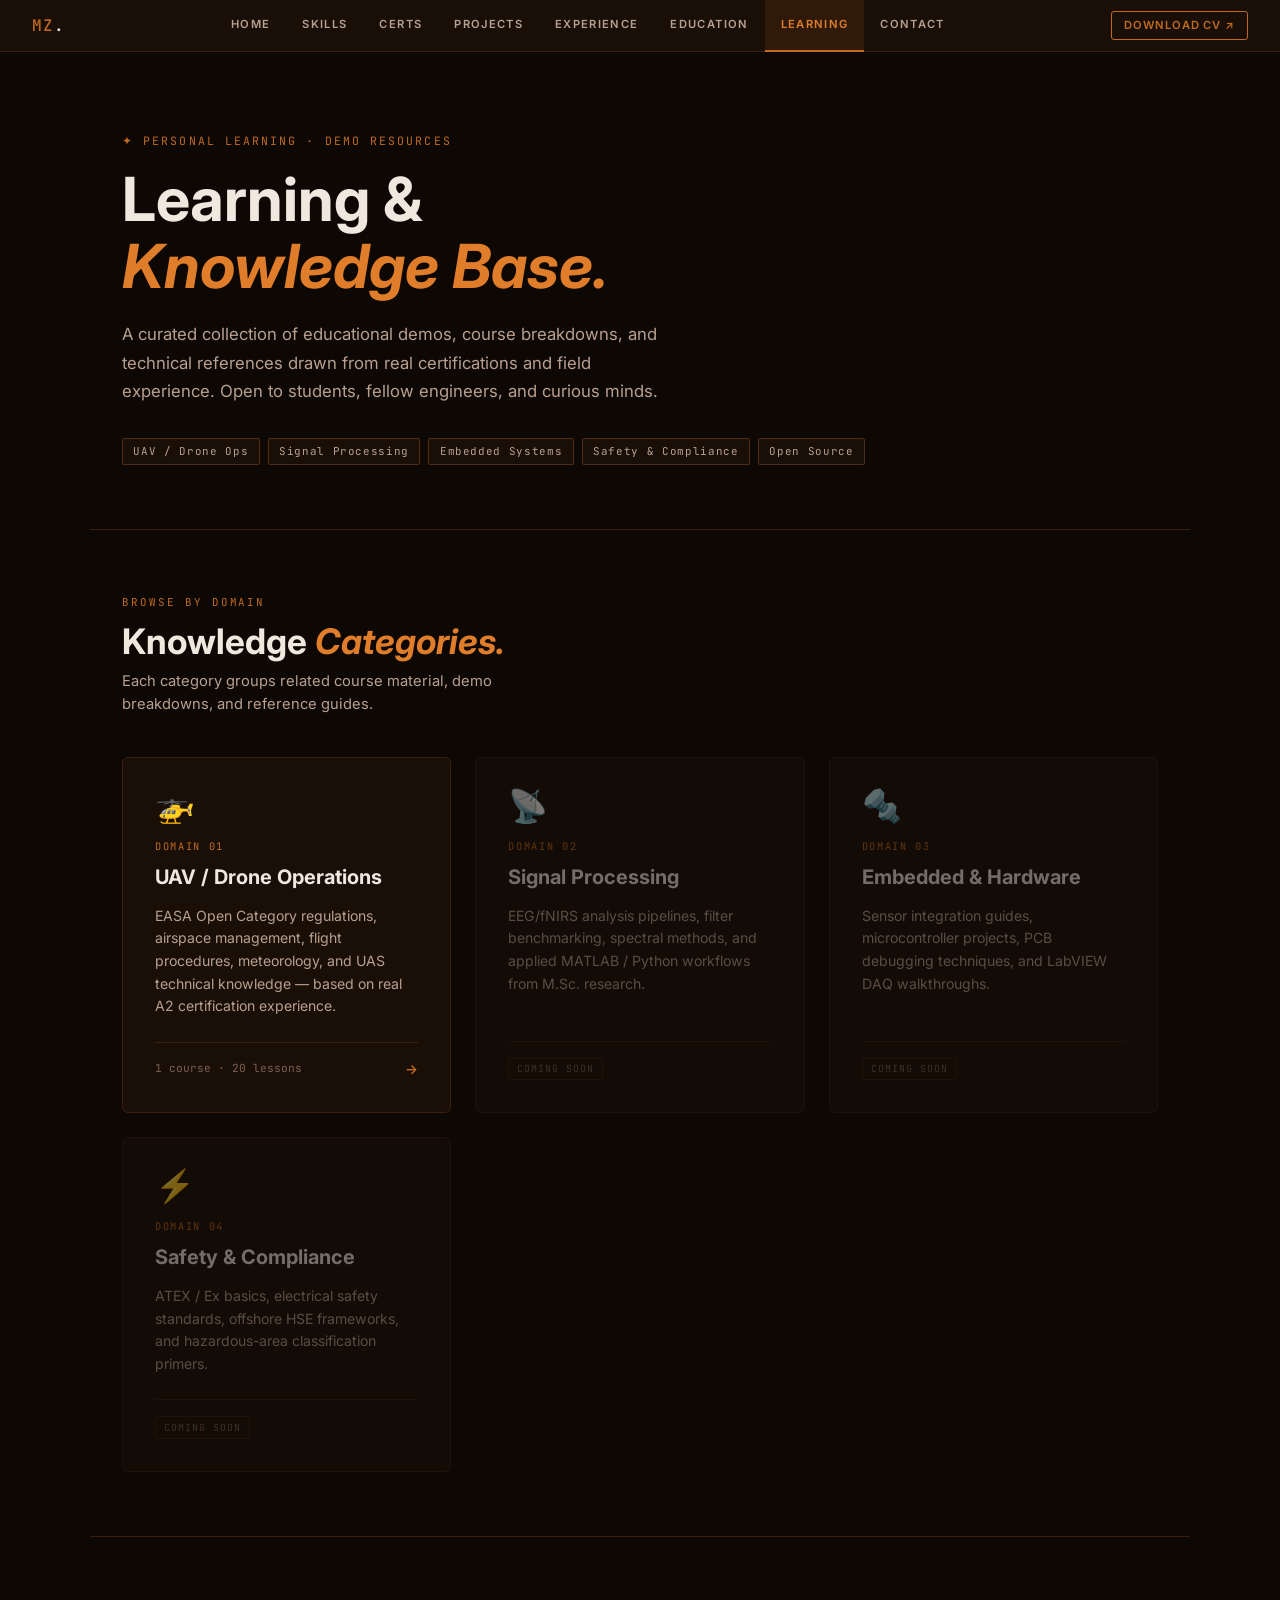
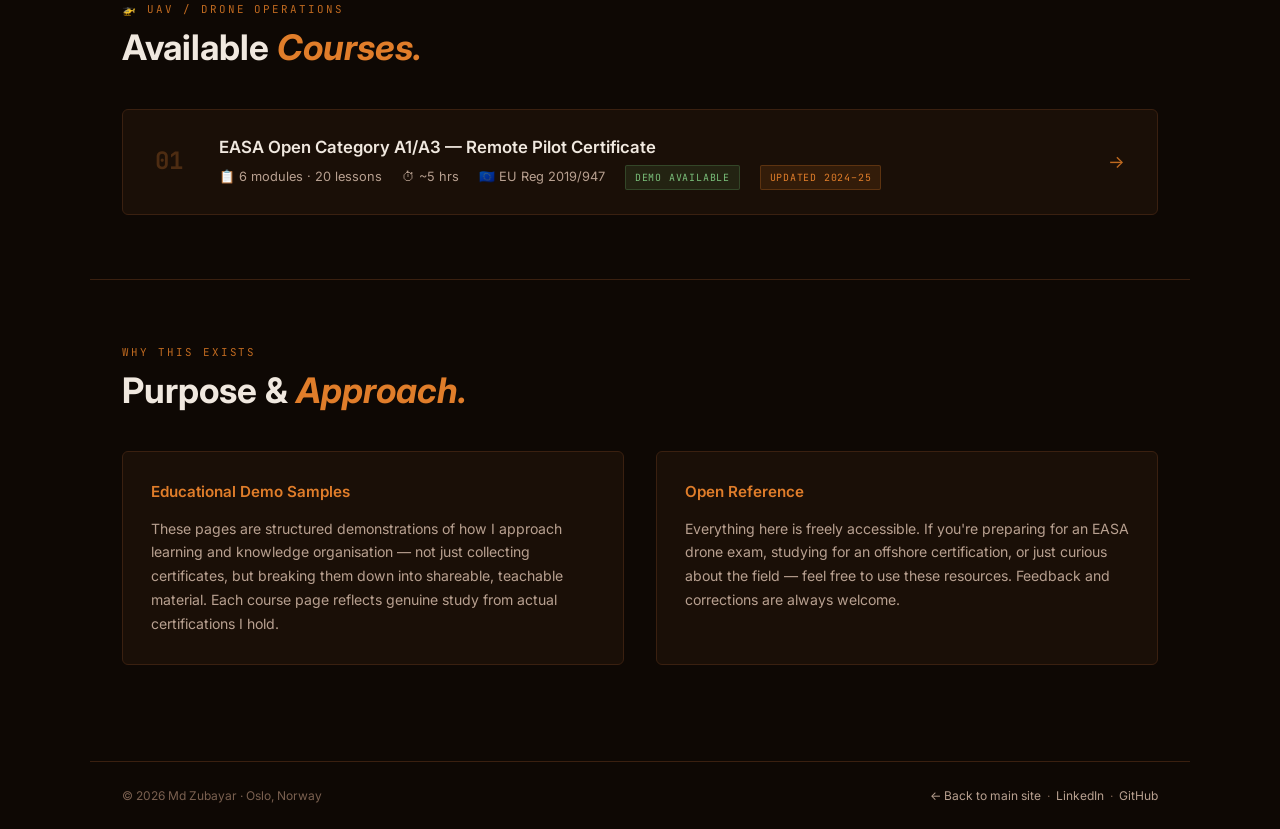
<file: index.html>
<!DOCTYPE html>
<html lang="en">
<head>
  <meta charset="UTF-8" />
  <meta name="viewport" content="width=device-width, initial-scale=1.0" />
  <title>Learning — Md Zubayar</title>
  <meta name="description" content="Educational demo projects and learning resources by Md Zubayar — UAV, Signal Processing, Embedded Systems." />
  <link rel="preconnect" href="https://fonts.googleapis.com" />
  <link rel="preconnect" href="https://fonts.gstatic.com" crossorigin />
  <link href="https://fonts.googleapis.com/css2?family=Inter:wght@300;400;500;600;700&family=JetBrains+Mono:wght@400;500&display=swap" rel="stylesheet" />
  <style>
    /* ── Reset & base ─────────────────────────────────────────────── */
    *, *::before, *::after { box-sizing: border-box; margin: 0; padding: 0; }
    :root {
      --bg:        #0e0804;
      --bg2:       #1a0f07;
      --bg3:       #261508;
      --border:    #3a2010;
      --border2:   #4d2c12;
      --accent:    #c06a20;
      --accent2:   #e07d2a;
      --accent3:   #f0a050;
      --text:      #f0e8df;
      --text2:     #b8a090;
      --text3:     #7a6050;
      --green:     #5a9a5a;
      --mono:      'JetBrains Mono', monospace;
      --sans:      'Inter', sans-serif;
    }
    html { scroll-behavior: smooth; }
    body {
      font-family: var(--sans);
      background: var(--bg);
      color: var(--text);
      line-height: 1.6;
      -webkit-font-smoothing: antialiased;
    }
    a { color: inherit; text-decoration: none; }

    /* ── Scrollbar ─────────────────────────────────────────────────── */
    ::-webkit-scrollbar { width: 6px; }
    ::-webkit-scrollbar-track { background: var(--bg); }
    ::-webkit-scrollbar-thumb { background: var(--border2); border-radius: 3px; }

    /* ── Nav ───────────────────────────────────────────────────────── */
    nav {
      position: sticky; top: 0; z-index: 100;
      background: var(--bg2);
      border-bottom: 1px solid var(--border);
      display: flex; align-items: center; justify-content: space-between;
      padding: 0 2rem;
      height: 52px;
    }
    .nav-logo {
      font-family: var(--mono);
      font-weight: 500;
      font-size: 1rem;
      color: var(--text);
      letter-spacing: 0.05em;
    }
    .nav-logo span { color: var(--accent); }
    .nav-links {
      display: flex; gap: 0; list-style: none;
      height: 100%;
    }
    .nav-links a {
      display: flex; align-items: center;
      height: 52px;
      padding: 0 1rem;
      font-size: 0.7rem;
      font-weight: 600;
      letter-spacing: 0.12em;
      text-transform: uppercase;
      color: var(--text2);
      border-bottom: 2px solid transparent;
      transition: color .2s, border-color .2s, background .2s;
    }
    .nav-links a:hover { color: var(--text); background: var(--bg3); }
    .nav-links a.active {
      color: var(--accent2);
      background: rgba(192,106,32,.12);
      border-bottom-color: var(--accent);
    }
    .nav-cv {
      font-size: 0.7rem; font-weight: 600; letter-spacing: 0.08em;
      text-transform: uppercase;
      color: var(--accent); border: 1px solid var(--accent);
      padding: 0.3rem 0.75rem; border-radius: 3px;
      transition: background .2s, color .2s;
    }
    .nav-cv:hover { background: var(--accent); color: var(--bg); }

    /* ── Hero ──────────────────────────────────────────────────────── */
    .hero {
      padding: 5rem 2rem 4rem;
      max-width: 1100px; margin: 0 auto;
    }
    .hero-eyebrow {
      font-family: var(--mono);
      font-size: 0.72rem;
      letter-spacing: 0.18em;
      text-transform: uppercase;
      color: var(--accent);
      margin-bottom: 1rem;
    }
    .hero h1 {
      font-size: clamp(2.2rem, 5vw, 3.8rem);
      font-weight: 700;
      line-height: 1.1;
      color: var(--text);
      margin-bottom: 1.25rem;
    }
    .hero h1 em { font-style: italic; color: var(--accent2); }
    .hero-sub {
      font-size: 1.05rem;
      color: var(--text2);
      max-width: 560px;
      line-height: 1.7;
      margin-bottom: 2rem;
    }
    .hero-tags {
      display: flex; flex-wrap: wrap; gap: 0.5rem;
    }
    .tag {
      font-family: var(--mono);
      font-size: 0.68rem;
      letter-spacing: 0.06em;
      padding: 0.25rem 0.65rem;
      border: 1px solid var(--border2);
      border-radius: 2px;
      color: var(--text2);
      background: var(--bg2);
    }

    /* ── Divider ───────────────────────────────────────────────────── */
    .divider {
      max-width: 1100px; margin: 0 auto;
      height: 1px; background: var(--border);
    }

    /* ── Section ───────────────────────────────────────────────────── */
    section {
      max-width: 1100px; margin: 0 auto;
      padding: 4rem 2rem;
    }
    .section-eyebrow {
      font-family: var(--mono);
      font-size: 0.68rem;
      letter-spacing: 0.18em;
      text-transform: uppercase;
      color: var(--accent);
      margin-bottom: 0.5rem;
    }
    .section-header {
      display: flex; align-items: flex-end; justify-content: space-between;
      flex-wrap: wrap; gap: 1rem;
      margin-bottom: 2.5rem;
    }
    .section-title {
      font-size: clamp(1.5rem, 3vw, 2.2rem);
      font-weight: 700;
      color: var(--text);
      line-height: 1.2;
    }
    .section-title em { font-style: italic; color: var(--accent2); }
    .section-desc {
      color: var(--text2);
      font-size: 0.92rem;
      max-width: 460px;
      line-height: 1.6;
      margin-top: 0.5rem;
    }

    /* ── Category grid ─────────────────────────────────────────────── */
    .cat-grid {
      display: grid;
      grid-template-columns: repeat(auto-fill, minmax(300px, 1fr));
      gap: 1.5rem;
    }
    .cat-card {
      background: var(--bg2);
      border: 1px solid var(--border);
      border-radius: 6px;
      padding: 2rem;
      display: flex; flex-direction: column;
      transition: border-color .25s, transform .2s, box-shadow .25s;
      cursor: pointer;
      position: relative;
      overflow: hidden;
    }
    .cat-card::before {
      content: '';
      position: absolute; top: 0; left: 0; right: 0; height: 2px;
      background: linear-gradient(90deg, var(--accent), var(--accent3));
      opacity: 0; transition: opacity .25s;
    }
    .cat-card:hover {
      border-color: var(--border2);
      transform: translateY(-3px);
      box-shadow: 0 12px 40px rgba(0,0,0,.5);
    }
    .cat-card:hover::before { opacity: 1; }
    .cat-card.coming-soon {
      opacity: 0.45;
      cursor: default;
    }
    .cat-card.coming-soon:hover { transform: none; box-shadow: none; border-color: var(--border); }
    .cat-card.coming-soon:hover::before { opacity: 0; }

    .cat-icon {
      font-size: 2rem;
      margin-bottom: 1rem;
      line-height: 1;
    }
    .cat-label {
      font-family: var(--mono);
      font-size: 0.65rem;
      letter-spacing: 0.16em;
      text-transform: uppercase;
      color: var(--accent);
      margin-bottom: 0.4rem;
    }
    .cat-name {
      font-size: 1.25rem;
      font-weight: 700;
      color: var(--text);
      margin-bottom: 0.75rem;
    }
    .cat-desc {
      font-size: 0.88rem;
      color: var(--text2);
      line-height: 1.6;
      flex: 1;
    }
    .cat-meta {
      display: flex; align-items: center; justify-content: space-between;
      margin-top: 1.5rem;
      padding-top: 1rem;
      border-top: 1px solid var(--border);
    }
    .cat-count {
      font-family: var(--mono);
      font-size: 0.7rem;
      color: var(--text3);
    }
    .cat-arrow {
      font-size: 0.85rem;
      color: var(--accent);
      font-weight: 600;
      transition: transform .2s;
    }
    .cat-card:hover .cat-arrow { transform: translateX(4px); }
    .cs-badge {
      font-family: var(--mono);
      font-size: 0.62rem;
      letter-spacing: 0.1em;
      text-transform: uppercase;
      color: var(--text3);
      border: 1px solid var(--border);
      padding: 0.15rem 0.5rem;
      border-radius: 2px;
    }

    /* ── Course listing ─────────────────────────────────────────────── */
    .course-list { display: flex; flex-direction: column; gap: 1rem; margin-top: 2.5rem; }
    .course-item {
      background: var(--bg2);
      border: 1px solid var(--border);
      border-radius: 6px;
      padding: 1.5rem 2rem;
      display: flex; align-items: center; gap: 1.5rem;
      transition: border-color .2s, background .2s;
      cursor: pointer;
    }
    .course-item:hover { border-color: var(--border2); background: var(--bg3); }
    .course-num {
      font-family: var(--mono);
      font-size: 1.5rem;
      font-weight: 700;
      color: var(--border2);
      min-width: 2.5rem;
    }
    .course-body { flex: 1; }
    .course-title { font-size: 1.05rem; font-weight: 600; color: var(--text); margin-bottom: 0.3rem; }
    .course-meta { font-size: 0.8rem; color: var(--text2); display: flex; gap: 1.25rem; flex-wrap: wrap; }
    .course-meta span { display: flex; align-items: center; gap: 0.3rem; }
    .pill {
      font-family: var(--mono); font-size: 0.62rem;
      letter-spacing: 0.08em; text-transform: uppercase;
      padding: 0.2rem 0.55rem; border-radius: 2px;
    }
    .pill-green { background: rgba(90,154,90,.15); color: #7abf7a; border: 1px solid rgba(90,154,90,.3); }
    .pill-orange { background: rgba(192,106,32,.15); color: var(--accent2); border: 1px solid rgba(192,106,32,.3); }

    /* ── About section ──────────────────────────────────────────────── */
    .about-grid {
      display: grid; grid-template-columns: 1fr 1fr; gap: 2rem;
    }
    @media (max-width: 640px) { .about-grid { grid-template-columns: 1fr; } }
    .about-card {
      background: var(--bg2); border: 1px solid var(--border);
      border-radius: 6px; padding: 1.75rem;
    }
    .about-card h3 {
      font-size: 0.95rem; font-weight: 600; color: var(--accent2);
      margin-bottom: 0.75rem;
    }
    .about-card p { font-size: 0.88rem; color: var(--text2); line-height: 1.7; }

    /* ── Footer ─────────────────────────────────────────────────────── */
    footer {
      border-top: 1px solid var(--border);
      max-width: 1100px; margin: 2rem auto 0;
      padding: 1.5rem 2rem;
      display: flex; align-items: center; justify-content: space-between;
      flex-wrap: wrap; gap: 0.75rem;
      font-size: 0.75rem; color: var(--text3);
    }
    footer a { color: var(--text2); transition: color .2s; }
    footer a:hover { color: var(--accent2); }

    /* ── Responsive ─────────────────────────────────────────────────── */
    @media (max-width: 720px) {
      .nav-links { display: none; }
      .hero { padding: 3rem 1.25rem 2.5rem; }
      section { padding: 2.5rem 1.25rem; }
    }
  </style>
</head>
<body>

<!-- ── Navigation ──────────────────────────────────────────────────────── -->
<nav>
  <a href="https://zubayar.no" class="nav-logo"><span>MZ</span>.</a>
  <ul class="nav-links">
    <li><a href="https://zubayar.no/#home">Home</a></li>
    <li><a href="https://zubayar.no/#skills">Skills</a></li>
    <li><a href="https://zubayar.no/#certs">Certs</a></li>
    <li><a href="https://zubayar.no/#projects">Projects</a></li>
    <li><a href="https://zubayar.no/#experience">Experience</a></li>
    <li><a href="https://zubayar.no/#education">Education</a></li>
    <li><a href="/learning/" class="active">Learning</a></li>
    <li><a href="https://zubayar.no/#contact">Contact</a></li>
  </ul>
  <a href="https://zubayar.no/assets/docs/Muhammad_Zubayar_CV.pdf" class="nav-cv" target="_blank">Download CV ↗</a>
</nav>

<!-- ── Hero ────────────────────────────────────────────────────────────── -->
<div class="hero">
  <p class="hero-eyebrow">✦ Personal Learning · Demo Resources</p>
  <h1>Learning &amp;<br><em>Knowledge Base.</em></h1>
  <p class="hero-sub">
    A curated collection of educational demos, course breakdowns, and technical
    references drawn from real certifications and field experience.
    Open to students, fellow engineers, and curious minds.
  </p>
  <div class="hero-tags">
    <span class="tag">UAV / Drone Ops</span>
    <span class="tag">Signal Processing</span>
    <span class="tag">Embedded Systems</span>
    <span class="tag">Safety & Compliance</span>
    <span class="tag">Open Source</span>
  </div>
</div>

<div class="divider"></div>

<!-- ── Categories ──────────────────────────────────────────────────────── -->
<section id="categories">
  <div class="section-header">
    <div>
      <p class="section-eyebrow">Browse by domain</p>
      <h2 class="section-title">Knowledge <em>Categories.</em></h2>
      <p class="section-desc">Each category groups related course material, demo breakdowns, and reference guides.</p>
    </div>
  </div>

  <div class="cat-grid">

    <!-- UAV — active -->
    <a href="/learning/uav/" class="cat-card" style="text-decoration:none;color:inherit;">
      <div class="cat-icon">🚁</div>
      <p class="cat-label">Domain 01</p>
      <h3 class="cat-name">UAV / Drone Operations</h3>
      <p class="cat-desc">
        EASA Open Category regulations, airspace management, flight procedures,
        meteorology, and UAS technical knowledge — based on real A2 certification experience.
      </p>
      <div class="cat-meta">
        <span class="cat-count">1 course · 20 lessons</span>
        <span class="cat-arrow">→</span>
      </div>
    </a>

    <!-- Signal Processing — coming soon -->
    <div class="cat-card coming-soon">
      <div class="cat-icon">📡</div>
      <p class="cat-label">Domain 02</p>
      <h3 class="cat-name">Signal Processing</h3>
      <p class="cat-desc">
        EEG/fNIRS analysis pipelines, filter benchmarking, spectral methods,
        and applied MATLAB / Python workflows from M.Sc. research.
      </p>
      <div class="cat-meta">
        <span class="cs-badge">Coming soon</span>
      </div>
    </div>

    <!-- Embedded & Hardware — coming soon -->
    <div class="cat-card coming-soon">
      <div class="cat-icon">🔩</div>
      <p class="cat-label">Domain 03</p>
      <h3 class="cat-name">Embedded & Hardware</h3>
      <p class="cat-desc">
        Sensor integration guides, microcontroller projects, PCB debugging
        techniques, and LabVIEW DAQ walkthroughs.
      </p>
      <div class="cat-meta">
        <span class="cs-badge">Coming soon</span>
      </div>
    </div>

    <!-- Safety & Compliance — coming soon -->
    <div class="cat-card coming-soon">
      <div class="cat-icon">⚡</div>
      <p class="cat-label">Domain 04</p>
      <h3 class="cat-name">Safety & Compliance</h3>
      <p class="cat-desc">
        ATEX / Ex basics, electrical safety standards, offshore HSE frameworks,
        and hazardous-area classification primers.
      </p>
      <div class="cat-meta">
        <span class="cs-badge">Coming soon</span>
      </div>
    </div>

  </div>
</section>

<div class="divider"></div>

<!-- ── UAV section preview ──────────────────────────────────────────────── -->
<section id="uav">
  <div class="section-header">
    <div>
      <p class="section-eyebrow">🚁 UAV / Drone Operations</p>
      <h2 class="section-title">Available <em>Courses.</em></h2>
    </div>
  </div>

  <div class="course-list">
    <a href="/learning/uav/a1-a3.html" style="text-decoration:none;color:inherit;">
      <div class="course-item">
        <div class="course-num">01</div>
        <div class="course-body">
          <p class="course-title">EASA Open Category A1/A3 — Remote Pilot Certificate</p>
          <div class="course-meta">
            <span>📋 6 modules · 20 lessons</span>
            <span>⏱ ~5 hrs</span>
            <span>🇪🇺 EU Reg 2019/947</span>
            <span><span class="pill pill-green">Demo Available</span></span>
            <span><span class="pill pill-orange">Updated 2024–25</span></span>
          </div>
        </div>
        <span style="color:var(--accent);font-size:1.1rem;">→</span>
      </div>
    </a>
  </div>
</section>

<div class="divider"></div>

<!-- ── About section ────────────────────────────────────────────────────── -->
<section id="about">
  <div class="section-header">
    <div>
      <p class="section-eyebrow">Why this exists</p>
      <h2 class="section-title">Purpose &amp; <em>Approach.</em></h2>
    </div>
  </div>
  <div class="about-grid">
    <div class="about-card">
      <h3>Educational Demo Samples</h3>
      <p>
        These pages are structured demonstrations of how I approach learning and knowledge organisation —
        not just collecting certificates, but breaking them down into shareable, teachable material.
        Each course page reflects genuine study from actual certifications I hold.
      </p>
    </div>
    <div class="about-card">
      <h3>Open Reference</h3>
      <p>
        Everything here is freely accessible. If you're preparing for an EASA drone exam, studying
        for an offshore certification, or just curious about the field — feel free to use these resources.
        Feedback and corrections are always welcome.
      </p>
    </div>
  </div>
</section>

<!-- ── Footer ───────────────────────────────────────────────────────────── -->
<footer>
  <span>© 2026 Md Zubayar · Oslo, Norway</span>
  <span>
    <a href="https://zubayar.no">← Back to main site</a>
    &nbsp;·&nbsp;
    <a href="https://linkedin.com/in/zubayar" target="_blank">LinkedIn</a>
    &nbsp;·&nbsp;
    <a href="https://github.com/MrZubayar" target="_blank">GitHub</a>
  </span>
</footer>

</body>
</html>
</file>
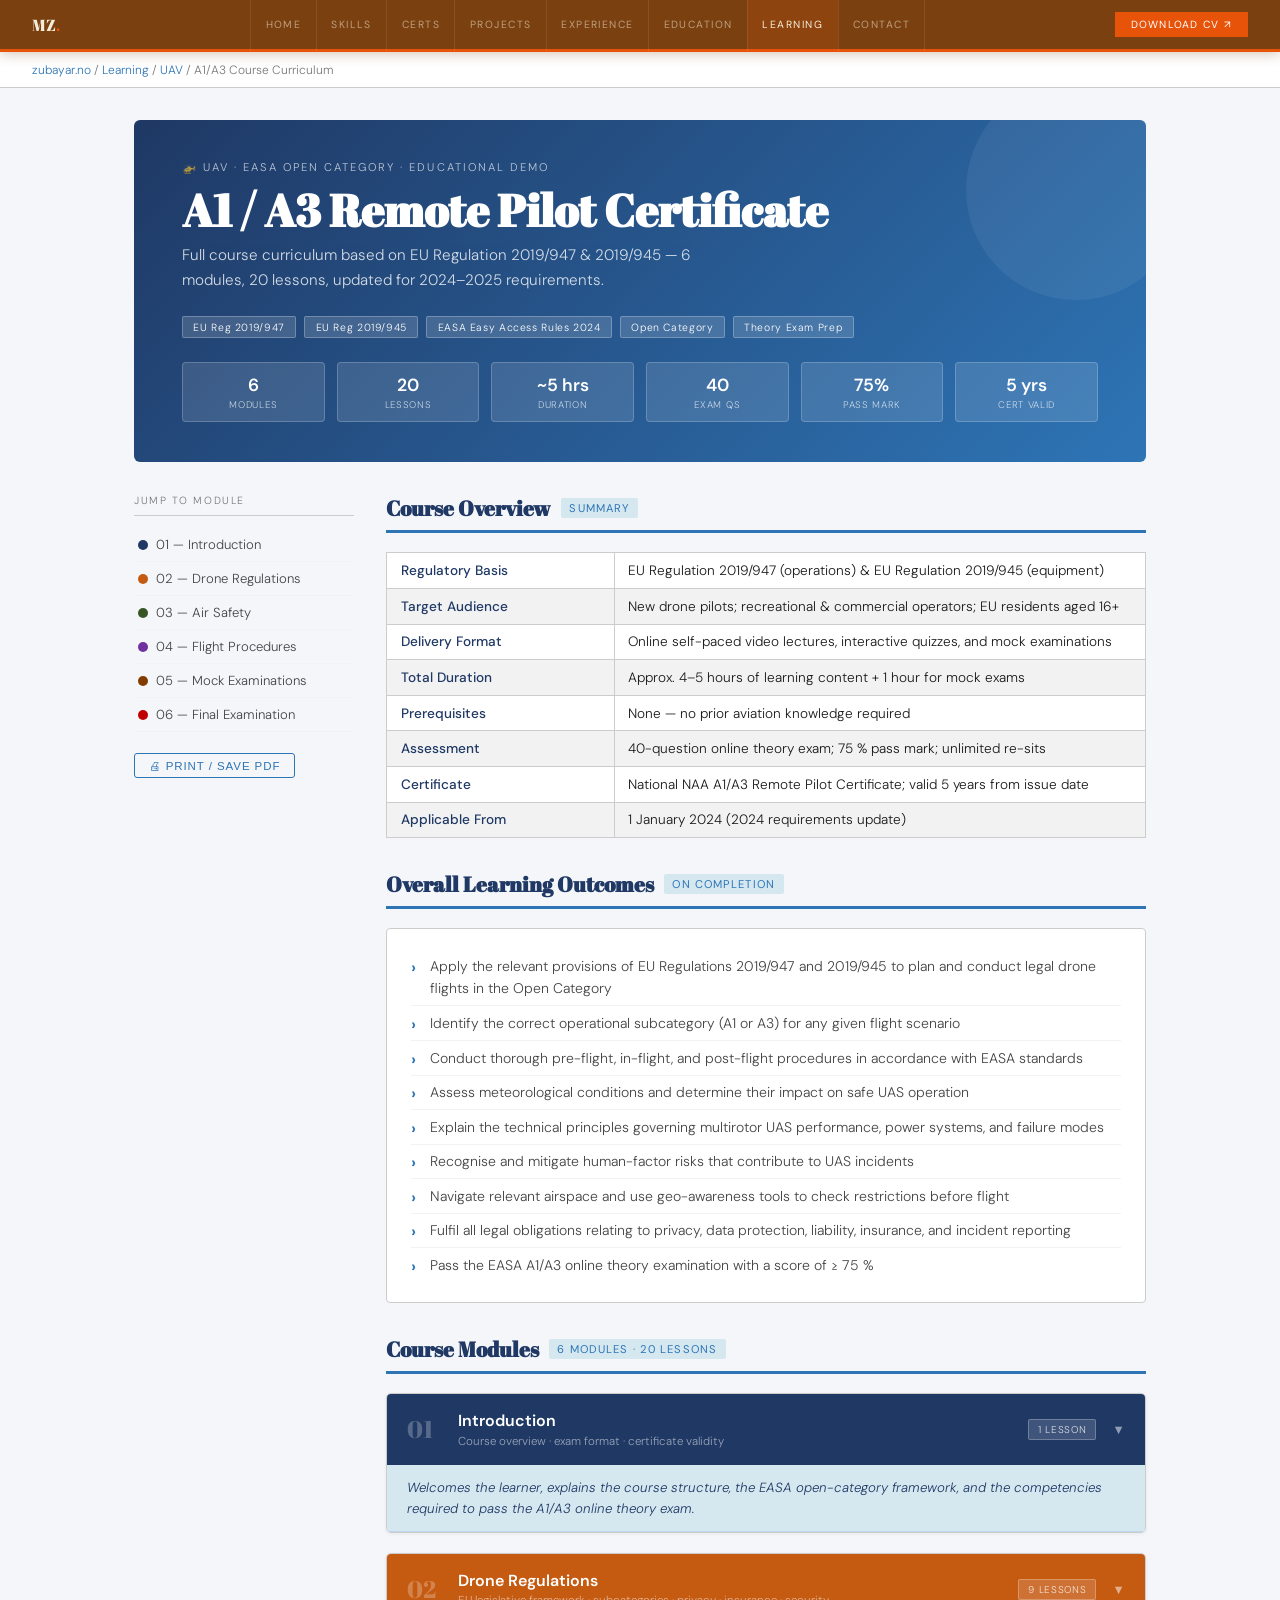
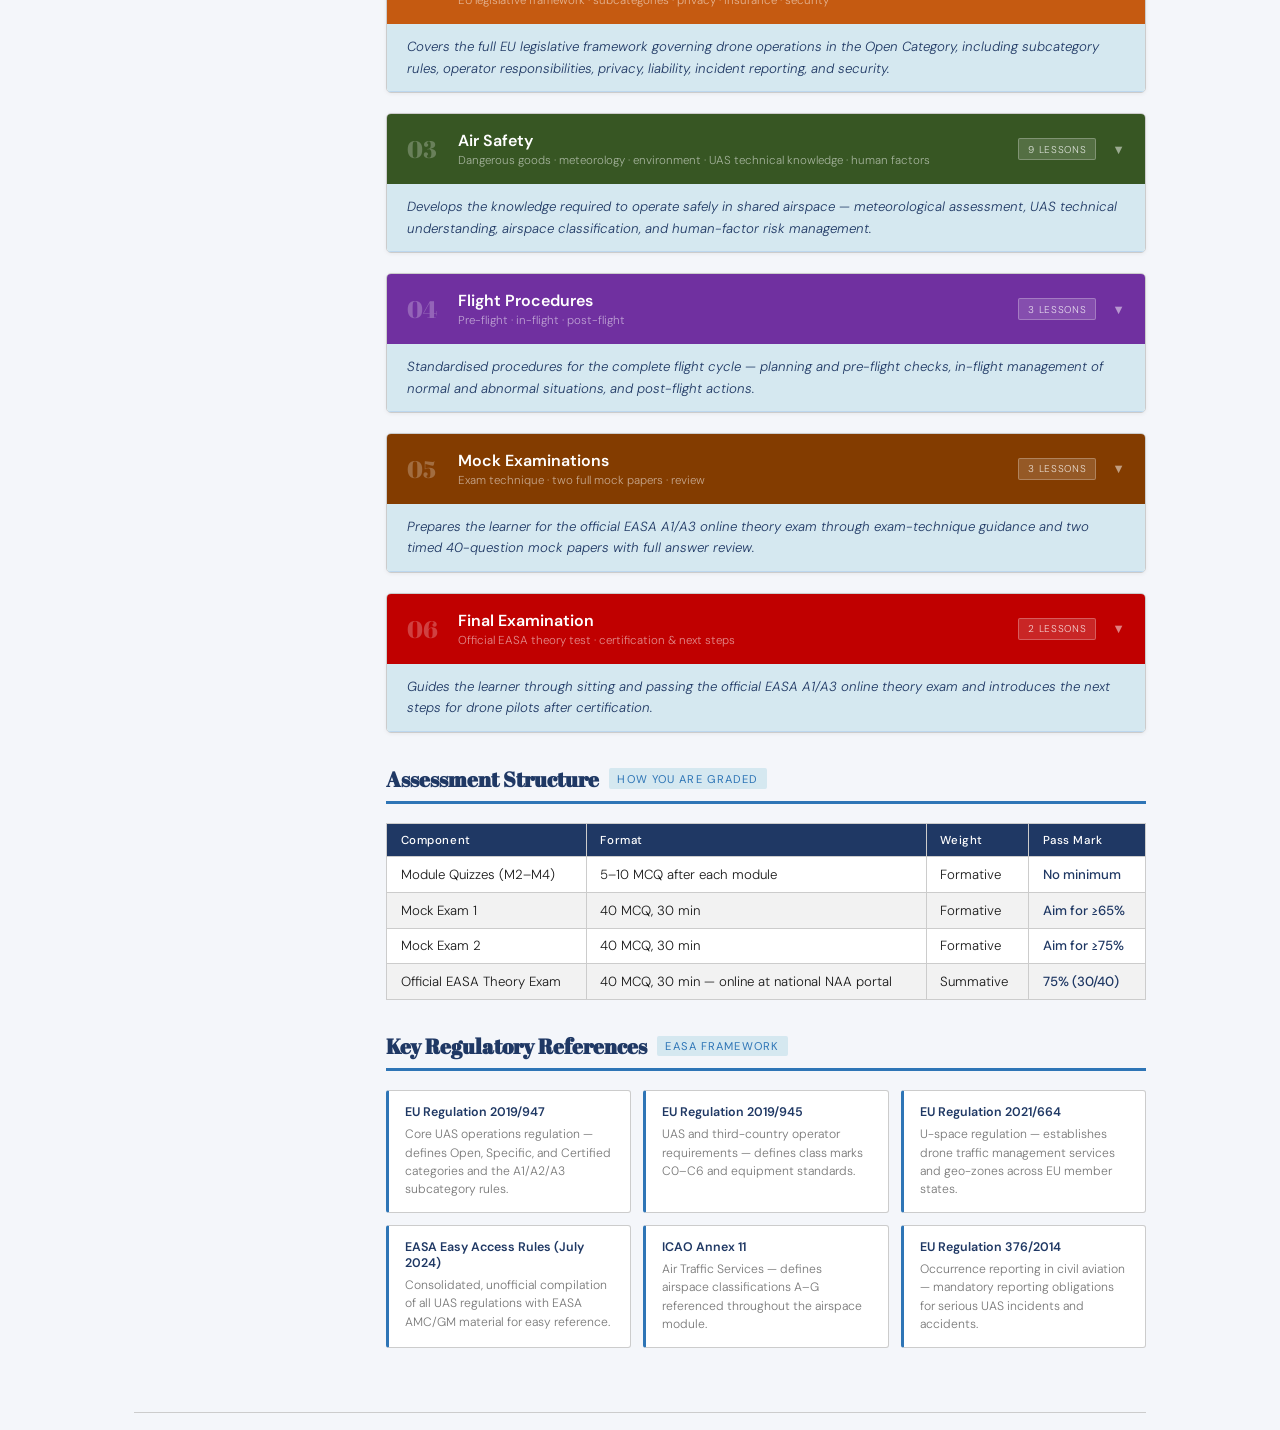
<file: learning/uav/index.html>
<!DOCTYPE html>
<html lang="en">
<head>
  <meta charset="UTF-8" />
  <meta name="viewport" content="width=device-width, initial-scale=1.0" />
  <title>UAV / Drone Ops — Learning | Md Zubayar</title>
  <meta http-equiv="refresh" content="0; url=/learning/uav/a1-a3.html" />
  <style>
    body { font-family: sans-serif; background: #0e0804; color: #f0e8df; display: flex; align-items: center; justify-content: center; height: 100vh; margin: 0; }
    a { color: #e07d2a; }
  </style>
</head>
<body>
  <p>Redirecting… <a href="/learning/uav/a1-a3.html">Click here if not redirected</a></p>
</body>
</html>
</file>
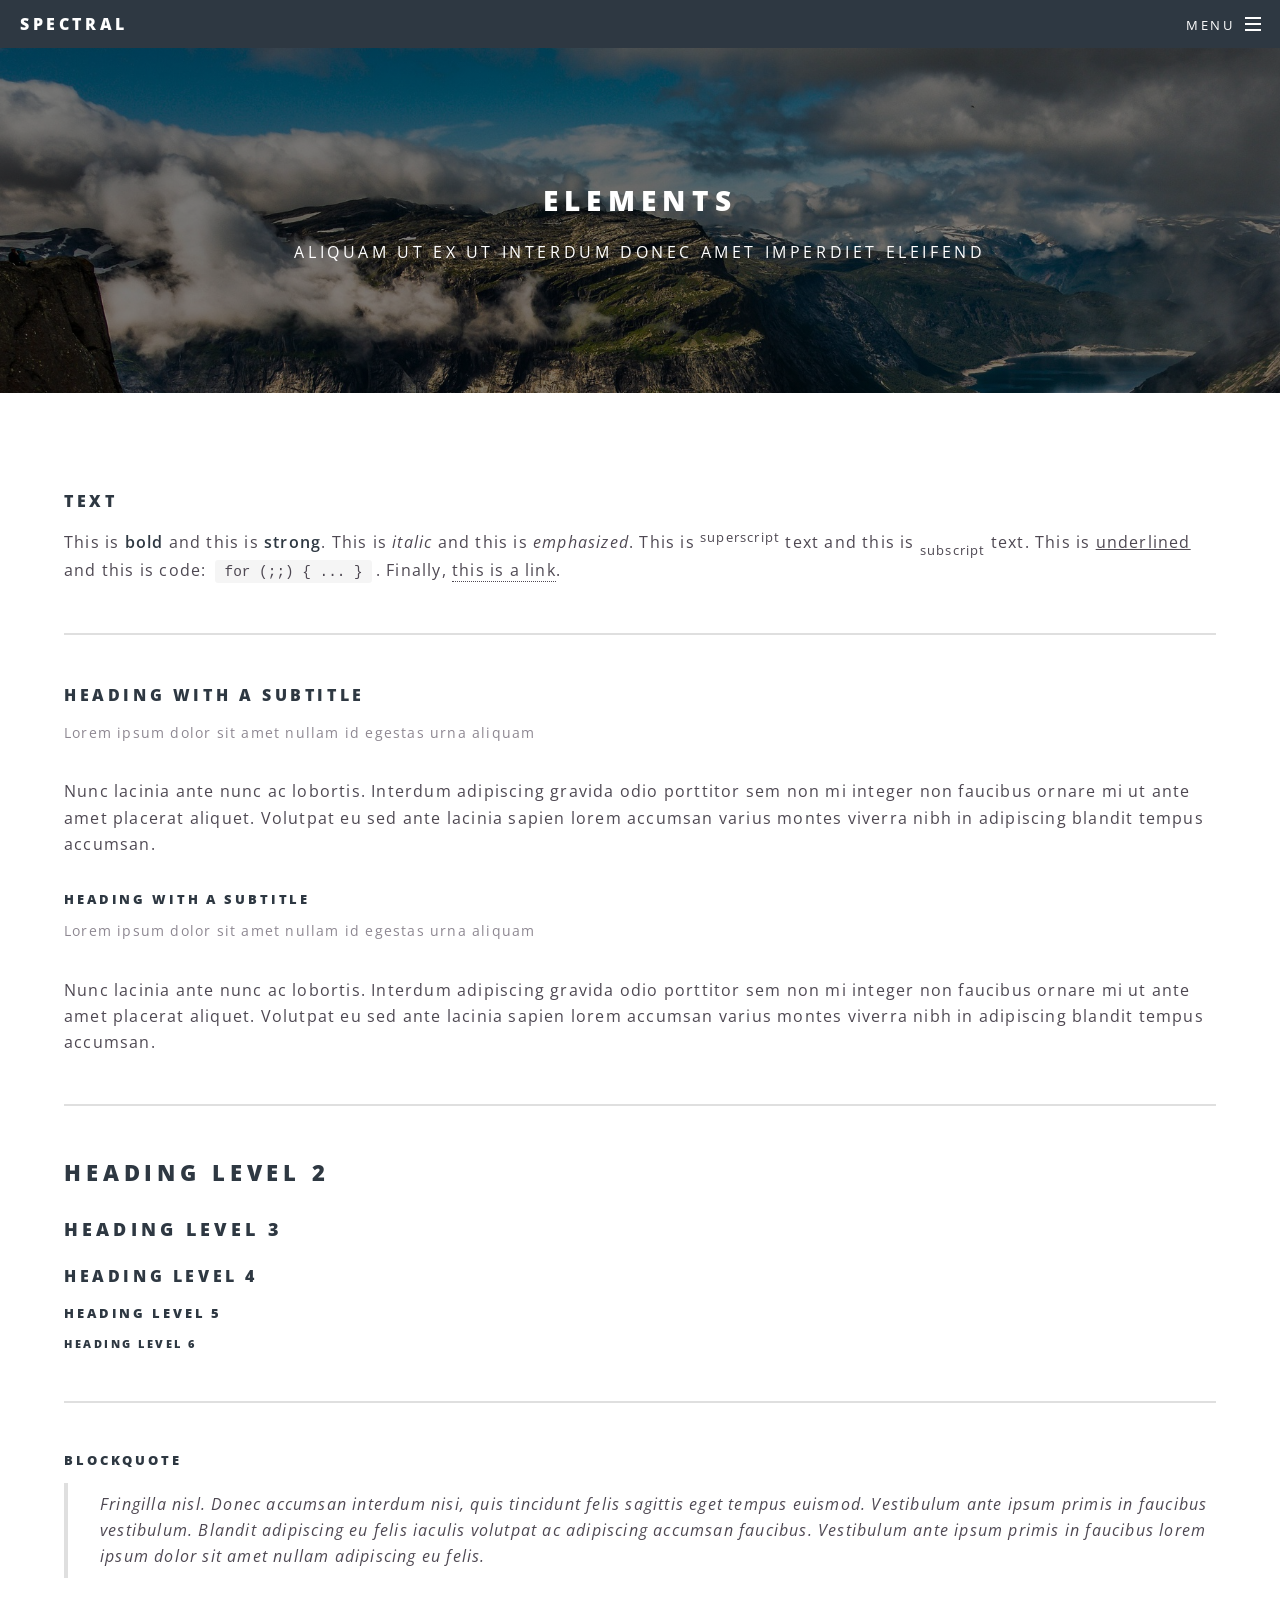
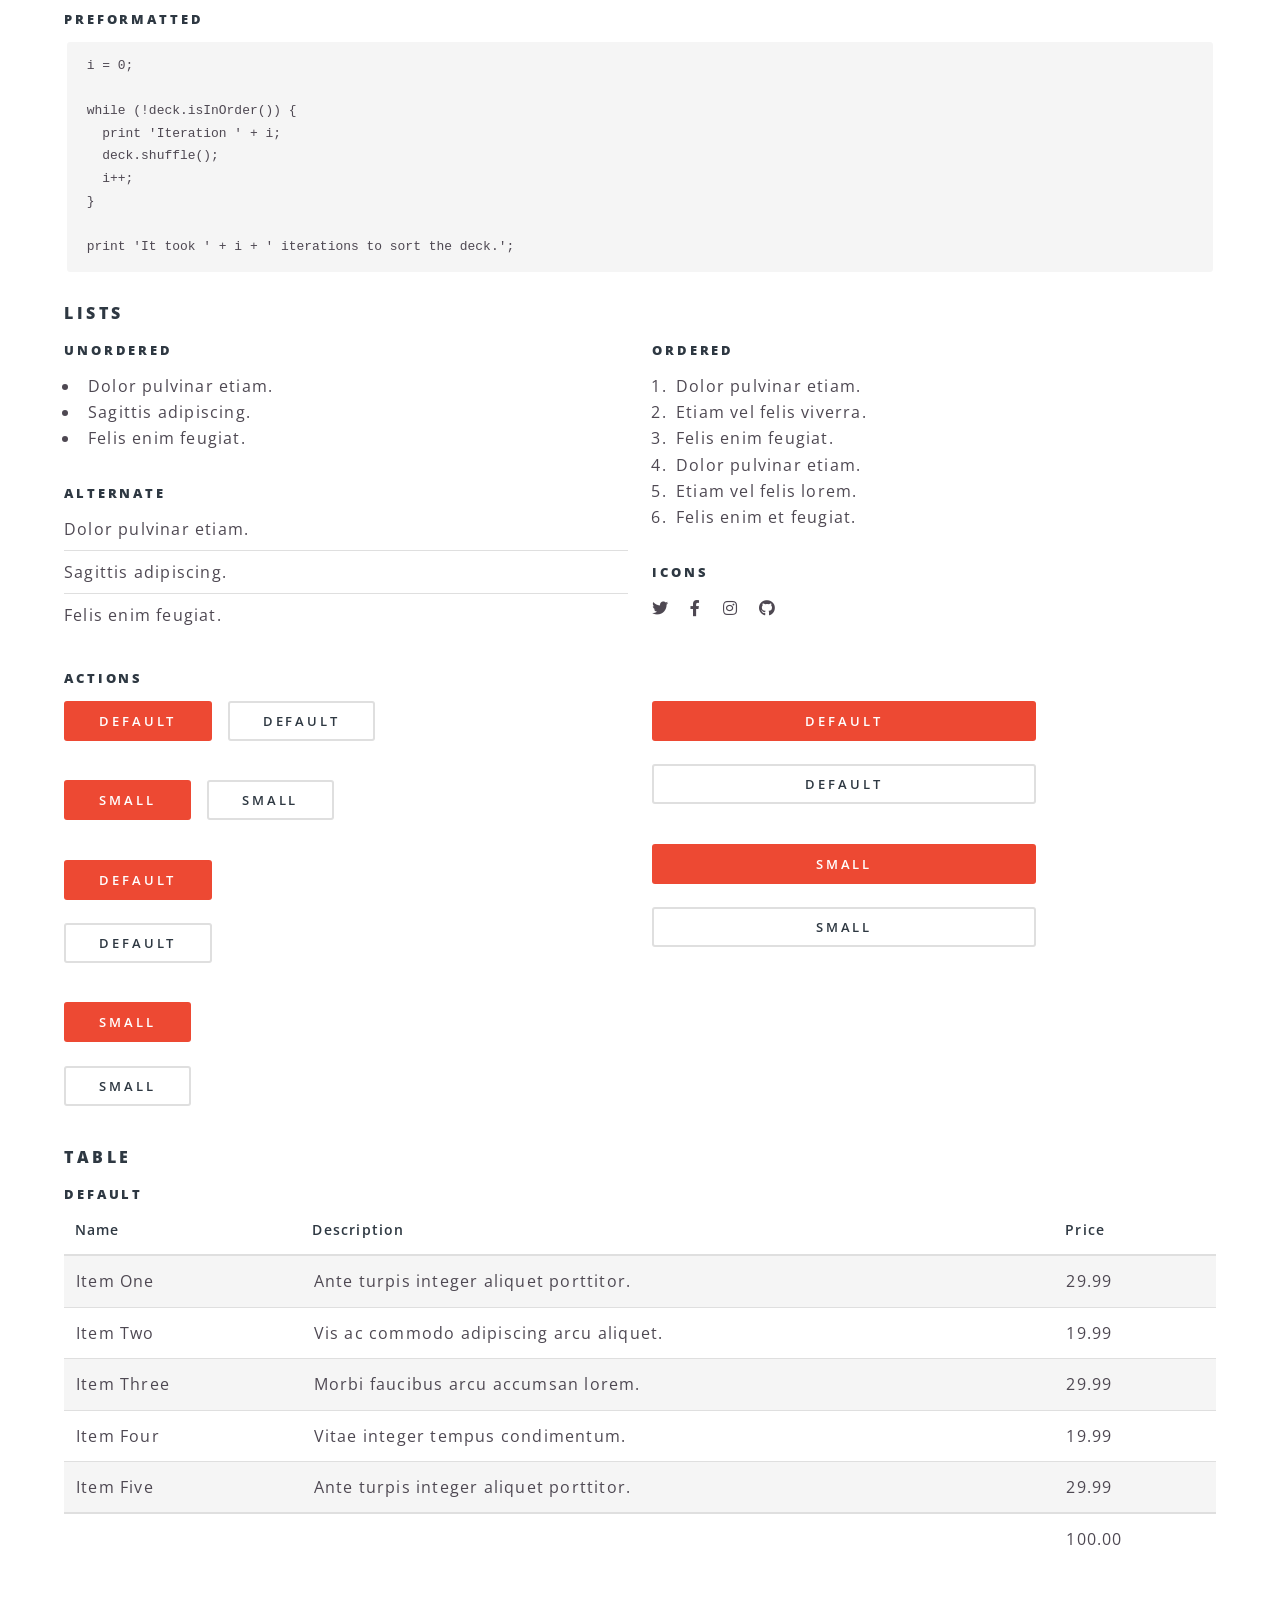
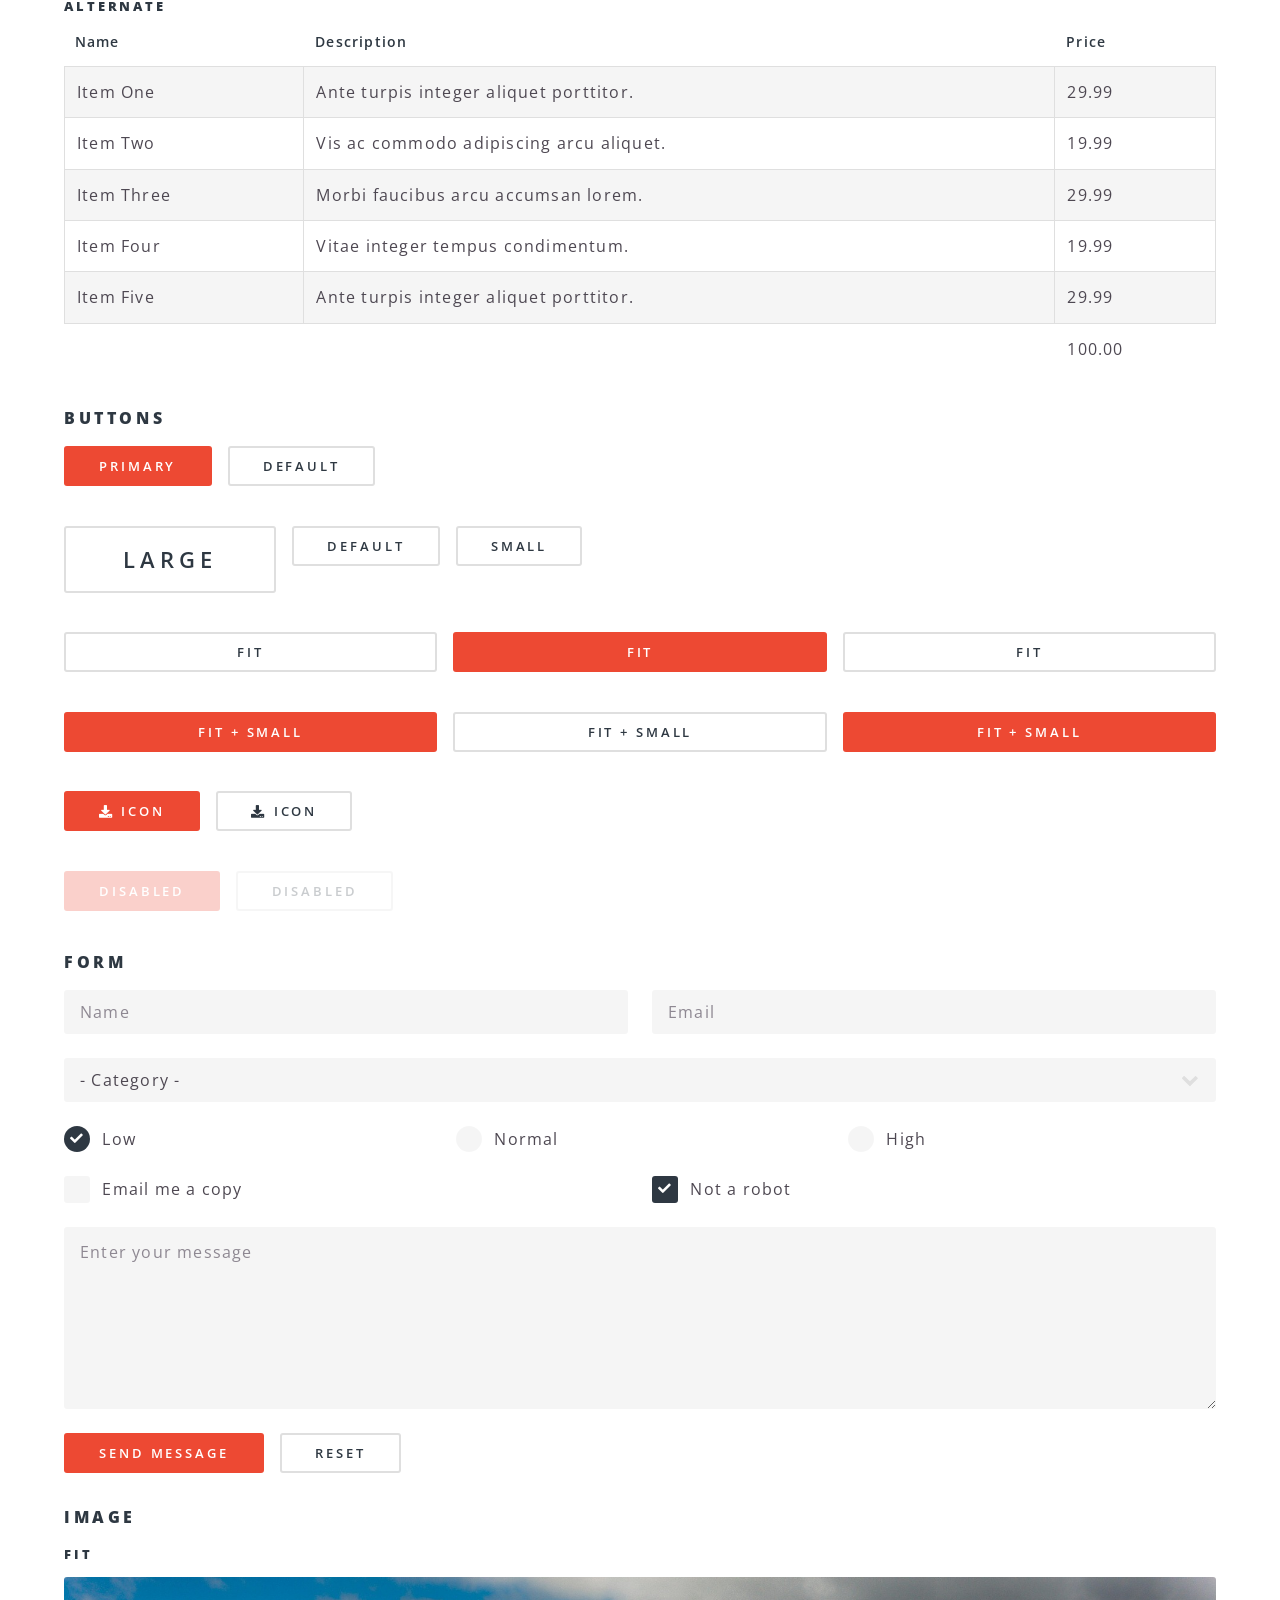
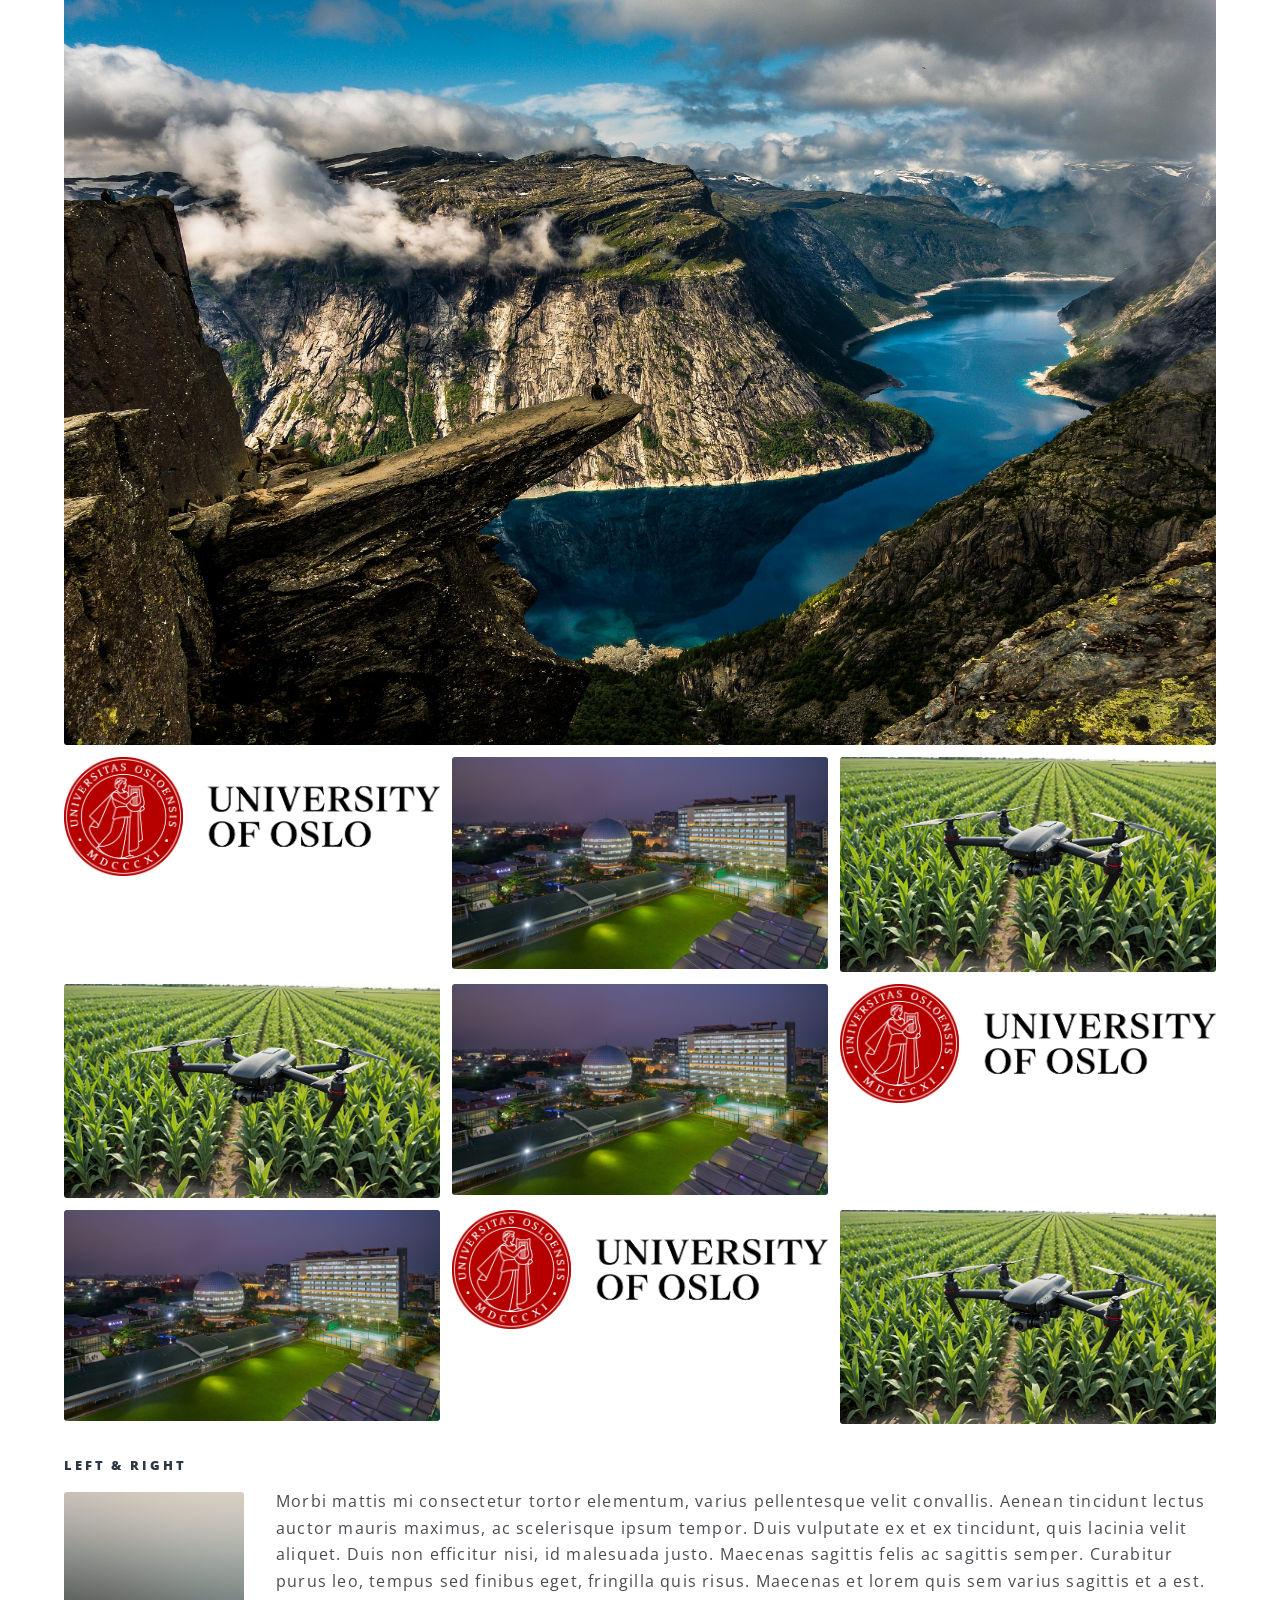
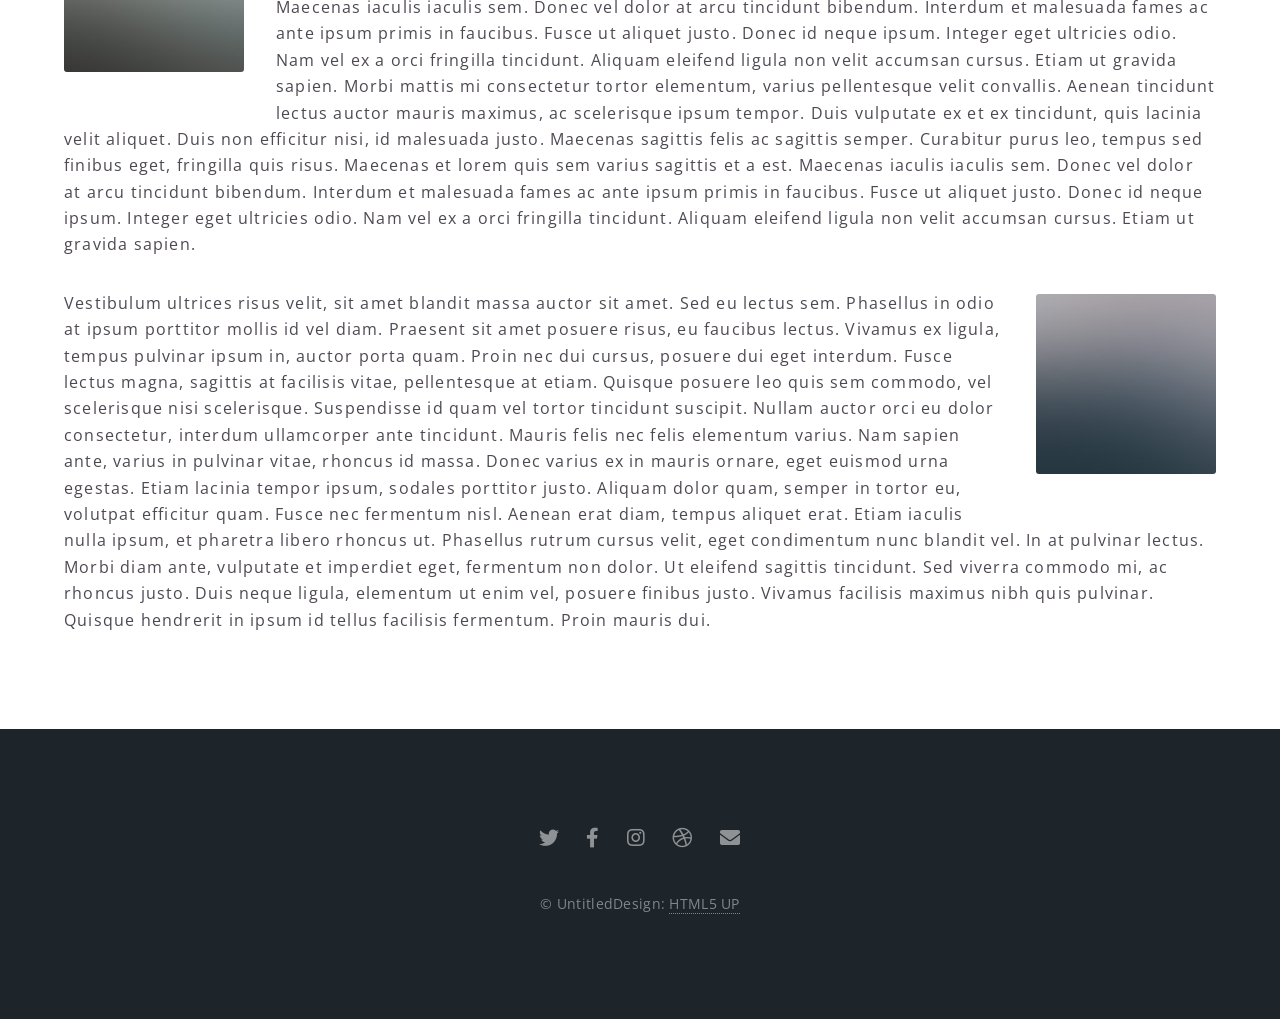
<file: elements.html>
<!DOCTYPE HTML>
<!--
	Spectral by HTML5 UP
	html5up.net | @ajlkn
	Free for personal and commercial use under the CCA 3.0 license (html5up.net/license)
-->
<html>
	<head>
		<title>Elements - Spectral by HTML5 UP</title>
		<meta charset="utf-8" />
		<meta name="viewport" content="width=device-width, initial-scale=1, user-scalable=no" />
		<link rel="stylesheet" href="assets/css/main.css" />
		<noscript><link rel="stylesheet" href="assets/css/noscript.css" /></noscript>
	</head>
	<body class="is-preload">

		<!-- Page Wrapper -->
			<div id="page-wrapper">

				<!-- Header -->
					<header id="header">
						<h1><a href="index.html">Spectral</a></h1>
						<nav id="nav">
							<ul>
								<li class="special">
									<a href="#menu" class="menuToggle"><span>Menu</span></a>
									<div id="menu">
										<ul>
											<li><a href="index.html">Home</a></li>
											<li><a href="generic.html">Generic</a></li>
											<li><a href="elements.html">Elements</a></li>
											<li><a href="#">Sign Up</a></li>
											<li><a href="#">Log In</a></li>
										</ul>
									</div>
								</li>
							</ul>
						</nav>
					</header>

				<!-- Main -->
					<article id="main">
						<header>
							<h2>Elements</h2>
							<p>Aliquam ut ex ut interdum donec amet imperdiet eleifend</p>
						</header>
						<section class="wrapper style5">
							<div class="inner">

								<section>
									<h4>Text</h4>
									<p>This is <b>bold</b> and this is <strong>strong</strong>. This is <i>italic</i> and this is <em>emphasized</em>.
									This is <sup>superscript</sup> text and this is <sub>subscript</sub> text.
									This is <u>underlined</u> and this is code: <code>for (;;) { ... }</code>. Finally, <a href="#">this is a link</a>.</p>
									<hr />
									<header>
										<h4>Heading with a Subtitle</h4>
										<p>Lorem ipsum dolor sit amet nullam id egestas urna aliquam</p>
									</header>
									<p>Nunc lacinia ante nunc ac lobortis. Interdum adipiscing gravida odio porttitor sem non mi integer non faucibus ornare mi ut ante amet placerat aliquet. Volutpat eu sed ante lacinia sapien lorem accumsan varius montes viverra nibh in adipiscing blandit tempus accumsan.</p>
									<header>
										<h5>Heading with a Subtitle</h5>
										<p>Lorem ipsum dolor sit amet nullam id egestas urna aliquam</p>
									</header>
									<p>Nunc lacinia ante nunc ac lobortis. Interdum adipiscing gravida odio porttitor sem non mi integer non faucibus ornare mi ut ante amet placerat aliquet. Volutpat eu sed ante lacinia sapien lorem accumsan varius montes viverra nibh in adipiscing blandit tempus accumsan.</p>
									<hr />
									<h2>Heading Level 2</h2>
									<h3>Heading Level 3</h3>
									<h4>Heading Level 4</h4>
									<h5>Heading Level 5</h5>
									<h6>Heading Level 6</h6>
									<hr />
									<h5>Blockquote</h5>
									<blockquote>Fringilla nisl. Donec accumsan interdum nisi, quis tincidunt felis sagittis eget tempus euismod. Vestibulum ante ipsum primis in faucibus vestibulum. Blandit adipiscing eu felis iaculis volutpat ac adipiscing accumsan faucibus. Vestibulum ante ipsum primis in faucibus lorem ipsum dolor sit amet nullam adipiscing eu felis.</blockquote>
									<h5>Preformatted</h5>
									<pre><code>i = 0;

while (!deck.isInOrder()) {
  print 'Iteration ' + i;
  deck.shuffle();
  i++;
}

print 'It took ' + i + ' iterations to sort the deck.';</code></pre>
								</section>

								<section>
									<h4>Lists</h4>
									<div class="row">
										<div class="col-6 col-12-medium">
											<h5>Unordered</h5>
											<ul>
												<li>Dolor pulvinar etiam.</li>
												<li>Sagittis adipiscing.</li>
												<li>Felis enim feugiat.</li>
											</ul>
											<h5>Alternate</h5>
											<ul class="alt">
												<li>Dolor pulvinar etiam.</li>
												<li>Sagittis adipiscing.</li>
												<li>Felis enim feugiat.</li>
											</ul>
										</div>
										<div class="col-6 col-12-medium">
											<h5>Ordered</h5>
											<ol>
												<li>Dolor pulvinar etiam.</li>
												<li>Etiam vel felis viverra.</li>
												<li>Felis enim feugiat.</li>
												<li>Dolor pulvinar etiam.</li>
												<li>Etiam vel felis lorem.</li>
												<li>Felis enim et feugiat.</li>
											</ol>
											<h5>Icons</h5>
											<ul class="icons">
												<li><a href="#" class="icon brands fa-twitter"><span class="label">Twitter</span></a></li>
												<li><a href="#" class="icon brands fa-facebook-f"><span class="label">Facebook</span></a></li>
												<li><a href="#" class="icon brands fa-instagram"><span class="label">Instagram</span></a></li>
												<li><a href="#" class="icon brands fa-github"><span class="label">Github</span></a></li>
											</ul>
										</div>
									</div>
									<h5>Actions</h5>
									<div class="row">
										<div class="col-6 col-12-medium">
											<ul class="actions">
												<li><a href="#" class="button primary">Default</a></li>
												<li><a href="#" class="button">Default</a></li>
											</ul>
											<ul class="actions small">
												<li><a href="#" class="button primary small">Small</a></li>
												<li><a href="#" class="button small">Small</a></li>
											</ul>
											<ul class="actions stacked">
												<li><a href="#" class="button primary">Default</a></li>
												<li><a href="#" class="button">Default</a></li>
											</ul>
											<ul class="actions stacked">
												<li><a href="#" class="button primary small">Small</a></li>
												<li><a href="#" class="button small">Small</a></li>
											</ul>
										</div>
										<div class="col-6 col-12-medium">
											<ul class="actions stacked">
												<li><a href="#" class="button primary fit">Default</a></li>
												<li><a href="#" class="button fit">Default</a></li>
											</ul>
											<ul class="actions stacked">
												<li><a href="#" class="button primary small fit">Small</a></li>
												<li><a href="#" class="button small fit">Small</a></li>
											</ul>
										</div>
									</div>
								</section>

								<section>
									<h4>Table</h4>
									<h5>Default</h5>
									<div class="table-wrapper">
										<table>
											<thead>
												<tr>
													<th>Name</th>
													<th>Description</th>
													<th>Price</th>
												</tr>
											</thead>
											<tbody>
												<tr>
													<td>Item One</td>
													<td>Ante turpis integer aliquet porttitor.</td>
													<td>29.99</td>
												</tr>
												<tr>
													<td>Item Two</td>
													<td>Vis ac commodo adipiscing arcu aliquet.</td>
													<td>19.99</td>
												</tr>
												<tr>
													<td>Item Three</td>
													<td> Morbi faucibus arcu accumsan lorem.</td>
													<td>29.99</td>
												</tr>
												<tr>
													<td>Item Four</td>
													<td>Vitae integer tempus condimentum.</td>
													<td>19.99</td>
												</tr>
												<tr>
													<td>Item Five</td>
													<td>Ante turpis integer aliquet porttitor.</td>
													<td>29.99</td>
												</tr>
											</tbody>
											<tfoot>
												<tr>
													<td colspan="2"></td>
													<td>100.00</td>
												</tr>
											</tfoot>
										</table>
									</div>

									<h5>Alternate</h5>
									<div class="table-wrapper">
										<table class="alt">
											<thead>
												<tr>
													<th>Name</th>
													<th>Description</th>
													<th>Price</th>
												</tr>
											</thead>
											<tbody>
												<tr>
													<td>Item One</td>
													<td>Ante turpis integer aliquet porttitor.</td>
													<td>29.99</td>
												</tr>
												<tr>
													<td>Item Two</td>
													<td>Vis ac commodo adipiscing arcu aliquet.</td>
													<td>19.99</td>
												</tr>
												<tr>
													<td>Item Three</td>
													<td> Morbi faucibus arcu accumsan lorem.</td>
													<td>29.99</td>
												</tr>
												<tr>
													<td>Item Four</td>
													<td>Vitae integer tempus condimentum.</td>
													<td>19.99</td>
												</tr>
												<tr>
													<td>Item Five</td>
													<td>Ante turpis integer aliquet porttitor.</td>
													<td>29.99</td>
												</tr>
											</tbody>
											<tfoot>
												<tr>
													<td colspan="2"></td>
													<td>100.00</td>
												</tr>
											</tfoot>
										</table>
									</div>
								</section>

								<section>
									<h4>Buttons</h4>
									<ul class="actions">
										<li><a href="#" class="button primary">Primary</a></li>
										<li><a href="#" class="button">Default</a></li>
									</ul>
									<ul class="actions">
										<li><a href="#" class="button large">Large</a></li>
										<li><a href="#" class="button">Default</a></li>
										<li><a href="#" class="button small">Small</a></li>
									</ul>
									<ul class="actions fit">
										<li><a href="#" class="button fit">Fit</a></li>
										<li><a href="#" class="button primary fit">Fit</a></li>
										<li><a href="#" class="button fit">Fit</a></li>
									</ul>
									<ul class="actions fit small">
										<li><a href="#" class="button primary fit small">Fit + Small</a></li>
										<li><a href="#" class="button fit small">Fit + Small</a></li>
										<li><a href="#" class="button primary fit small">Fit + Small</a></li>
									</ul>
									<ul class="actions">
										<li><a href="#" class="button primary icon solid fa-download">Icon</a></li>
										<li><a href="#" class="button icon solid fa-download">Icon</a></li>
									</ul>
									<ul class="actions">
										<li><span class="button primary disabled">Disabled</span></li>
										<li><span class="button disabled">Disabled</span></li>
									</ul>
								</section>

								<section>
									<h4>Form</h4>
									<form method="post" action="#">
										<div class="row gtr-uniform">
											<div class="col-6 col-12-xsmall">
												<input type="text" name="demo-name" id="demo-name" value="" placeholder="Name" />
											</div>
											<div class="col-6 col-12-xsmall">
												<input type="email" name="demo-email" id="demo-email" value="" placeholder="Email" />
											</div>
											<div class="col-12">
												<select name="demo-category" id="demo-category">
													<option value="">- Category -</option>
													<option value="1">Manufacturing</option>
													<option value="1">Shipping</option>
													<option value="1">Administration</option>
													<option value="1">Human Resources</option>
												</select>
											</div>
											<div class="col-4 col-12-small">
												<input type="radio" id="demo-priority-low" name="demo-priority" checked>
												<label for="demo-priority-low">Low</label>
											</div>
											<div class="col-4 col-12-small">
												<input type="radio" id="demo-priority-normal" name="demo-priority">
												<label for="demo-priority-normal">Normal</label>
											</div>
											<div class="col-4 col-12-small">
												<input type="radio" id="demo-priority-high" name="demo-priority">
												<label for="demo-priority-high">High</label>
											</div>
											<div class="col-6 col-12-small">
												<input type="checkbox" id="demo-copy" name="demo-copy">
												<label for="demo-copy">Email me a copy</label>
											</div>
											<div class="col-6 col-12-small">
												<input type="checkbox" id="demo-human" name="demo-human" checked>
												<label for="demo-human">Not a robot</label>
											</div>
											<div class="col-12">
												<textarea name="demo-message" id="demo-message" placeholder="Enter your message" rows="6"></textarea>
											</div>
											<div class="col-12">
												<ul class="actions">
													<li><input type="submit" value="Send Message" class="primary" /></li>
													<li><input type="reset" value="Reset" /></li>
												</ul>
											</div>
										</div>
									</form>
								</section>

								<section>
									<h4>Image</h4>
									<h5>Fit</h5>
									<div class="box alt">
										<div class="row gtr-50 gtr-uniform">
											<div class="col-12"><span class="image fit"><img src="images/banner.jpg" alt="" /></span></div>
											<div class="col-4"><span class="image fit"><img src="images/pic01.jpg" alt="" /></span></div>
											<div class="col-4"><span class="image fit"><img src="images/pic02.jpg" alt="" /></span></div>
											<div class="col-4"><span class="image fit"><img src="images/pic03.jpg" alt="" /></span></div>
											<div class="col-4"><span class="image fit"><img src="images/pic03.jpg" alt="" /></span></div>
											<div class="col-4"><span class="image fit"><img src="images/pic02.jpg" alt="" /></span></div>
											<div class="col-4"><span class="image fit"><img src="images/pic01.jpg" alt="" /></span></div>
											<div class="col-4"><span class="image fit"><img src="images/pic02.jpg" alt="" /></span></div>
											<div class="col-4"><span class="image fit"><img src="images/pic01.jpg" alt="" /></span></div>
											<div class="col-4"><span class="image fit"><img src="images/pic03.jpg" alt="" /></span></div>
										</div>
									</div>
									<h5>Left &amp; Right</h5>
									<p><span class="image left"><img src="images/pic04.jpg" alt="" /></span>Morbi mattis mi consectetur tortor elementum, varius pellentesque velit convallis. Aenean tincidunt lectus auctor mauris maximus, ac scelerisque ipsum tempor. Duis vulputate ex et ex tincidunt, quis lacinia velit aliquet. Duis non efficitur nisi, id malesuada justo. Maecenas sagittis felis ac sagittis semper. Curabitur purus leo, tempus sed finibus eget, fringilla quis risus. Maecenas et lorem quis sem varius sagittis et a est. Maecenas iaculis iaculis sem. Donec vel dolor at arcu tincidunt bibendum. Interdum et malesuada fames ac ante ipsum primis in faucibus. Fusce ut aliquet justo. Donec id neque ipsum. Integer eget ultricies odio. Nam vel ex a orci fringilla tincidunt. Aliquam eleifend ligula non velit accumsan cursus. Etiam ut gravida sapien. Morbi mattis mi consectetur tortor elementum, varius pellentesque velit convallis. Aenean tincidunt lectus auctor mauris maximus, ac scelerisque ipsum tempor. Duis vulputate ex et ex tincidunt, quis lacinia velit aliquet. Duis non efficitur nisi, id malesuada justo. Maecenas sagittis felis ac sagittis semper. Curabitur purus leo, tempus sed finibus eget, fringilla quis risus. Maecenas et lorem quis sem varius sagittis et a est. Maecenas iaculis iaculis sem. Donec vel dolor at arcu tincidunt bibendum. Interdum et malesuada fames ac ante ipsum primis in faucibus. Fusce ut aliquet justo. Donec id neque ipsum. Integer eget ultricies odio. Nam vel ex a orci fringilla tincidunt. Aliquam eleifend ligula non velit accumsan cursus. Etiam ut gravida sapien.</p>
									<p><span class="image right"><img src="images/pic05.jpg" alt="" /></span>Vestibulum ultrices risus velit, sit amet blandit massa auctor sit amet. Sed eu lectus sem. Phasellus in odio at ipsum porttitor mollis id vel diam. Praesent sit amet posuere risus, eu faucibus lectus. Vivamus ex ligula, tempus pulvinar ipsum in, auctor porta quam. Proin nec dui cursus, posuere dui eget interdum. Fusce lectus magna, sagittis at facilisis vitae, pellentesque at etiam. Quisque posuere leo quis sem commodo, vel scelerisque nisi scelerisque. Suspendisse id quam vel tortor tincidunt suscipit. Nullam auctor orci eu dolor consectetur, interdum ullamcorper ante tincidunt. Mauris felis nec felis elementum varius. Nam sapien ante, varius in pulvinar vitae, rhoncus id massa. Donec varius ex in mauris ornare, eget euismod urna egestas. Etiam lacinia tempor ipsum, sodales porttitor justo. Aliquam dolor quam, semper in tortor eu, volutpat efficitur quam. Fusce nec fermentum nisl. Aenean erat diam, tempus aliquet erat. Etiam iaculis nulla ipsum, et pharetra libero rhoncus ut. Phasellus rutrum cursus velit, eget condimentum nunc blandit vel. In at pulvinar lectus. Morbi diam ante, vulputate et imperdiet eget, fermentum non dolor. Ut eleifend sagittis tincidunt. Sed viverra commodo mi, ac rhoncus justo. Duis neque ligula, elementum ut enim vel, posuere finibus justo. Vivamus facilisis maximus nibh quis pulvinar. Quisque hendrerit in ipsum id tellus facilisis fermentum. Proin mauris dui.</p>
								</section>

							</div>
						</section>
					</article>

				<!-- Footer -->
					<footer id="footer">
						<ul class="icons">
							<li><a href="#" class="icon brands fa-twitter"><span class="label">Twitter</span></a></li>
							<li><a href="#" class="icon brands fa-facebook-f"><span class="label">Facebook</span></a></li>
							<li><a href="#" class="icon brands fa-instagram"><span class="label">Instagram</span></a></li>
							<li><a href="#" class="icon brands fa-dribbble"><span class="label">Dribbble</span></a></li>
							<li><a href="#" class="icon solid fa-envelope"><span class="label">Email</span></a></li>
						</ul>
						<ul class="copyright">
							<li>&copy; Untitled</li><li>Design: <a href="http://html5up.net">HTML5 UP</a></li>
						</ul>
					</footer>

			</div>

		<!-- Scripts -->
			<script src="assets/js/jquery.min.js"></script>
			<script src="assets/js/jquery.scrollex.min.js"></script>
			<script src="assets/js/jquery.scrolly.min.js"></script>
			<script src="assets/js/browser.min.js"></script>
			<script src="assets/js/breakpoints.min.js"></script>
			<script src="assets/js/util.js"></script>
			<script src="assets/js/main.js"></script>

	</body>
</html>
</file>
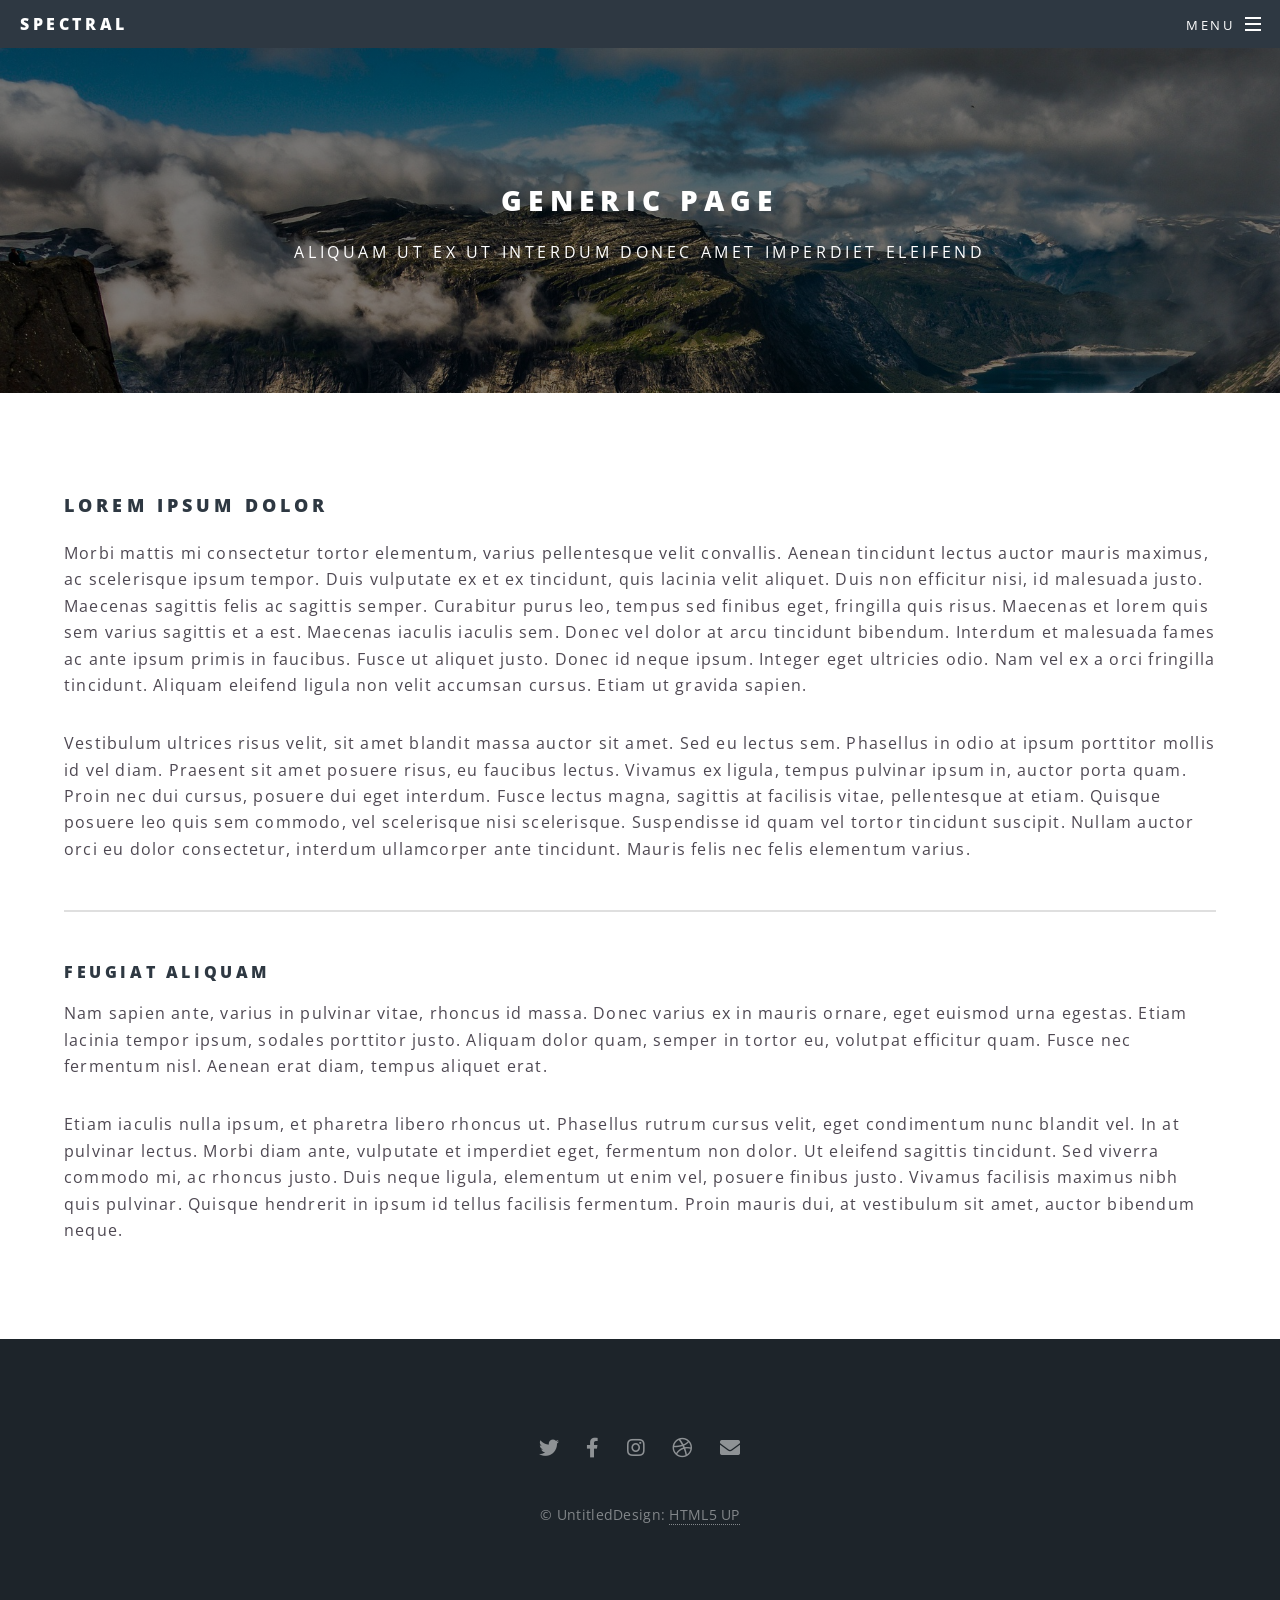
<file: generic.html>
<!DOCTYPE HTML>
<!--
	Spectral by HTML5 UP
	html5up.net | @ajlkn
	Free for personal and commercial use under the CCA 3.0 license (html5up.net/license)
-->
<html>
	<head>
		<title>Generic - Spectral by HTML5 UP</title>
		<meta charset="utf-8" />
		<meta name="viewport" content="width=device-width, initial-scale=1, user-scalable=no" />
		<link rel="stylesheet" href="assets/css/main.css" />
		<noscript><link rel="stylesheet" href="assets/css/noscript.css" /></noscript>
	</head>
	<body class="is-preload">

		<!-- Page Wrapper -->
			<div id="page-wrapper">

				<!-- Header -->
					<header id="header">
						<h1><a href="index.html">Spectral</a></h1>
						<nav id="nav">
							<ul>
								<li class="special">
									<a href="#menu" class="menuToggle"><span>Menu</span></a>
									<div id="menu">
										<ul>
											<li><a href="index.html">Home</a></li>
											<li><a href="generic.html">Generic</a></li>
											<li><a href="elements.html">Elements</a></li>
											<li><a href="#">Sign Up</a></li>
											<li><a href="#">Log In</a></li>
										</ul>
									</div>
								</li>
							</ul>
						</nav>
					</header>

				<!-- Main -->
					<article id="main">
						<header>
							<h2>Generic Page</h2>
							<p>Aliquam ut ex ut interdum donec amet imperdiet eleifend</p>
						</header>
						<section class="wrapper style5">
							<div class="inner">

								<h3>Lorem ipsum dolor</h3>
								<p>Morbi mattis mi consectetur tortor elementum, varius pellentesque velit convallis. Aenean tincidunt lectus auctor mauris maximus, ac scelerisque ipsum tempor. Duis vulputate ex et ex tincidunt, quis lacinia velit aliquet. Duis non efficitur nisi, id malesuada justo. Maecenas sagittis felis ac sagittis semper. Curabitur purus leo, tempus sed finibus eget, fringilla quis risus. Maecenas et lorem quis sem varius sagittis et a est. Maecenas iaculis iaculis sem. Donec vel dolor at arcu tincidunt bibendum. Interdum et malesuada fames ac ante ipsum primis in faucibus. Fusce ut aliquet justo. Donec id neque ipsum. Integer eget ultricies odio. Nam vel ex a orci fringilla tincidunt. Aliquam eleifend ligula non velit accumsan cursus. Etiam ut gravida sapien.</p>

								<p>Vestibulum ultrices risus velit, sit amet blandit massa auctor sit amet. Sed eu lectus sem. Phasellus in odio at ipsum porttitor mollis id vel diam. Praesent sit amet posuere risus, eu faucibus lectus. Vivamus ex ligula, tempus pulvinar ipsum in, auctor porta quam. Proin nec dui cursus, posuere dui eget interdum. Fusce lectus magna, sagittis at facilisis vitae, pellentesque at etiam. Quisque posuere leo quis sem commodo, vel scelerisque nisi scelerisque. Suspendisse id quam vel tortor tincidunt suscipit. Nullam auctor orci eu dolor consectetur, interdum ullamcorper ante tincidunt. Mauris felis nec felis elementum varius.</p>

								<hr />

								<h4>Feugiat aliquam</h4>
								<p>Nam sapien ante, varius in pulvinar vitae, rhoncus id massa. Donec varius ex in mauris ornare, eget euismod urna egestas. Etiam lacinia tempor ipsum, sodales porttitor justo. Aliquam dolor quam, semper in tortor eu, volutpat efficitur quam. Fusce nec fermentum nisl. Aenean erat diam, tempus aliquet erat.</p>

								<p>Etiam iaculis nulla ipsum, et pharetra libero rhoncus ut. Phasellus rutrum cursus velit, eget condimentum nunc blandit vel. In at pulvinar lectus. Morbi diam ante, vulputate et imperdiet eget, fermentum non dolor. Ut eleifend sagittis tincidunt. Sed viverra commodo mi, ac rhoncus justo. Duis neque ligula, elementum ut enim vel, posuere finibus justo. Vivamus facilisis maximus nibh quis pulvinar. Quisque hendrerit in ipsum id tellus facilisis fermentum. Proin mauris dui, at vestibulum sit amet, auctor bibendum neque.</p>

							</div>
						</section>
					</article>

				<!-- Footer -->
					<footer id="footer">
						<ul class="icons">
							<li><a href="#" class="icon brands fa-twitter"><span class="label">Twitter</span></a></li>
							<li><a href="#" class="icon brands fa-facebook-f"><span class="label">Facebook</span></a></li>
							<li><a href="#" class="icon brands fa-instagram"><span class="label">Instagram</span></a></li>
							<li><a href="#" class="icon brands fa-dribbble"><span class="label">Dribbble</span></a></li>
							<li><a href="#" class="icon solid fa-envelope"><span class="label">Email</span></a></li>
						</ul>
						<ul class="copyright">
							<li>&copy; Untitled</li><li>Design: <a href="http://html5up.net">HTML5 UP</a></li>
						</ul>
					</footer>

			</div>

		<!-- Scripts -->
			<script src="assets/js/jquery.min.js"></script>
			<script src="assets/js/jquery.scrollex.min.js"></script>
			<script src="assets/js/jquery.scrolly.min.js"></script>
			<script src="assets/js/browser.min.js"></script>
			<script src="assets/js/breakpoints.min.js"></script>
			<script src="assets/js/util.js"></script>
			<script src="assets/js/main.js"></script>

	</body>
</html>
</file>
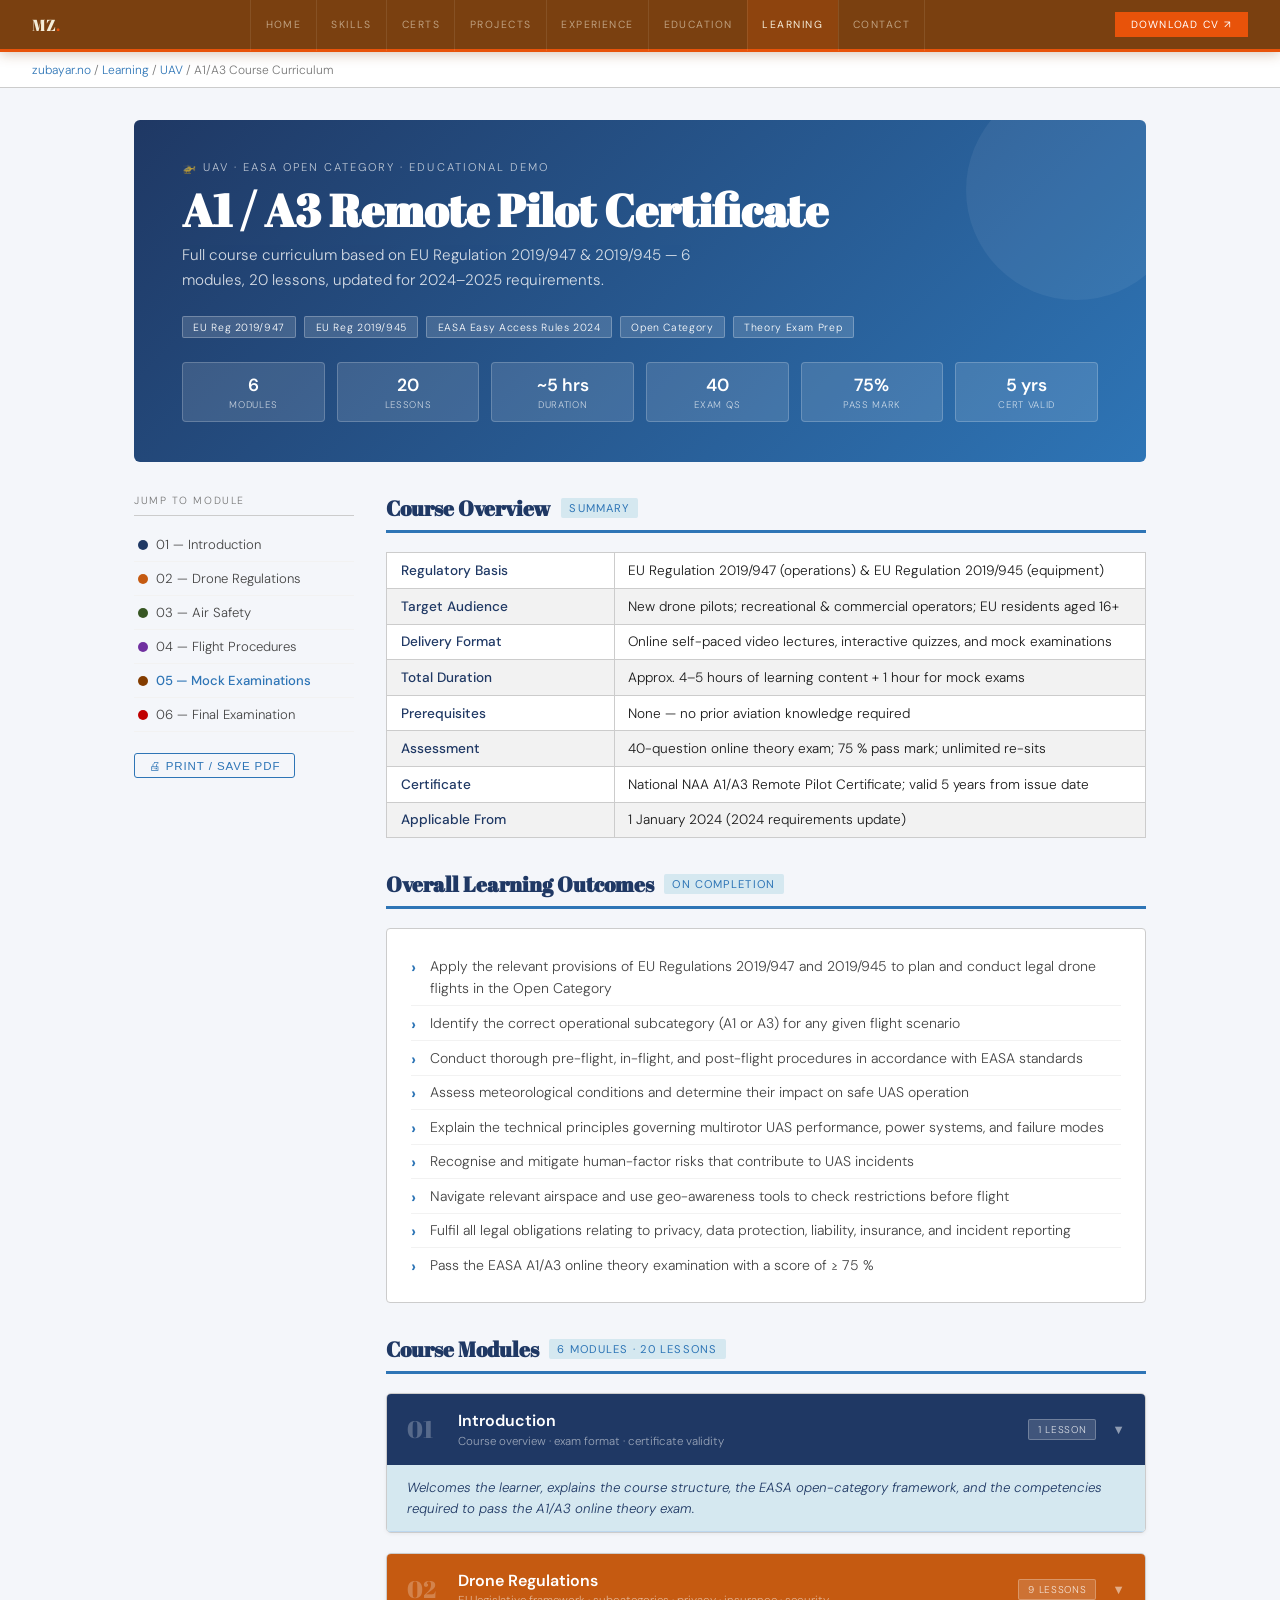
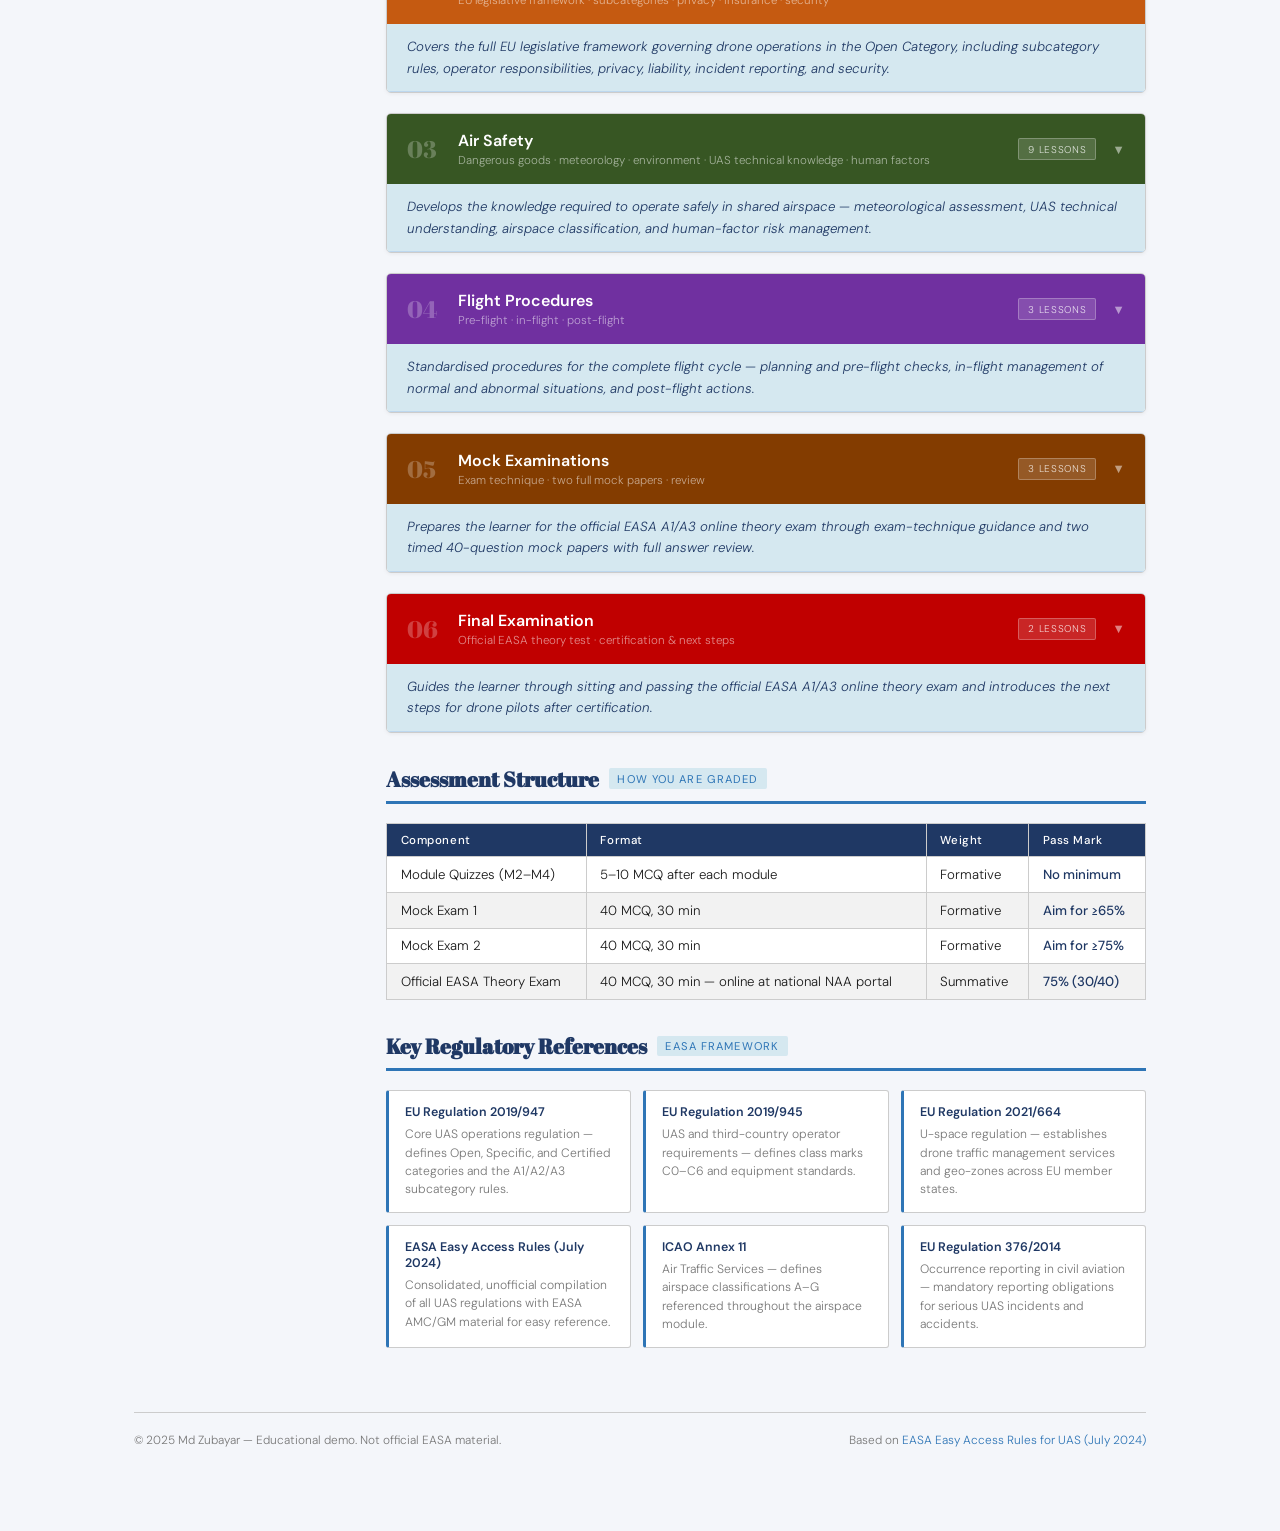
<file: learning/uav/a1-a3.html>
<!DOCTYPE html>
<html lang="en">
<head>
  <meta charset="UTF-8"/>
  <meta name="viewport" content="width=device-width, initial-scale=1.0"/>
  <title>EASA A1/A3 Course Curriculum — UAV | Zubayar</title>
  <meta name="description" content="Full EASA Open Category A1/A3 Remote Pilot Certificate course curriculum — 6 modules, 20 lessons, based on EU Regulation 2019/947."/>
  <link rel="preconnect" href="https://fonts.googleapis.com"/>
  <link href="https://fonts.googleapis.com/css2?family=DM+Sans:ital,opsz,wght@0,9..40,300;0,9..40,400;0,9..40,500;0,9..40,600;1,9..40,300&family=Abril+Fatface&display=swap" rel="stylesheet"/>
  <style>
    /* ── Reset ── */
    *,*::before,*::after{box-sizing:border-box;margin:0;padding:0}
    :root{
      /* Site nav colours */
      --nav-bg:    #7A4010;
      --nav-brd:   #E8530A;
      --nav-txt:   rgba(245,237,217,.55);
      --nav-act:   #F5EDD9;
      --nav-glow:  rgba(232,83,10,0.18);
      --orange:    #E8530A;
      /* Doc theme */
      --page-bg:   #F4F6FA;
      --white:     #FFFFFF;
      --navy:      #1F3864;
      --blue:      #2E75B6;
      --blue-lt:   #D5E8F0;
      --blue-mid:  #BDD7EE;
      --green-bg:  #E2EFDA;
      --green-brd: #A9D18E;
      --yellow-bg: #FFF2CC;
      --yellow-brd:#FFD966;
      --grey-bg:   #F2F2F2;
      --grey-brd:  #D6D6D6;
      --red-bg:    #FCE4D6;
      --red-brd:   #F4B183;
      --text:      #1A1A1A;
      --text2:     #444444;
      --text3:     #777777;
      --brd:       #CCCCCC;
      --sans:      'DM Sans', sans-serif;
    }
    html{scroll-behavior:smooth;}
    body{font-family:var(--sans);background:var(--page-bg);color:var(--text);-webkit-font-smoothing:antialiased;font-weight:300;}
    a{color:inherit;text-decoration:none;}
    ::-webkit-scrollbar{width:6px;}
    ::-webkit-scrollbar-track{background:#eee;}
    ::-webkit-scrollbar-thumb{background:#bbb;border-radius:3px;}

    /* ── Site Nav (matches main site style) ── */
    #topnav{
      position:sticky;top:0;z-index:200;
      background:var(--nav-bg);
      border-bottom:3px solid var(--orange);
      display:flex;align-items:center;justify-content:space-between;
      padding:0 2rem;height:52px;
      box-shadow:0 2px 12px rgba(122,64,16,0.3);
    }
    .tn-logo{font-family:'Abril Fatface',serif;font-size:1rem;color:#F5EDD9;letter-spacing:.04em;}
    .tn-logo span{color:var(--orange);}
    .tn-links{display:flex;gap:0;list-style:none;height:52px;}
    .tn-links li a{
      display:flex;align-items:center;height:52px;padding:0 .9rem;
      font-size:.65rem;font-weight:400;letter-spacing:.14em;text-transform:uppercase;
      color:var(--nav-txt);border-left:1px solid rgba(245,237,217,.1);
      transition:color .2s,background .2s;white-space:nowrap;
    }
    .tn-links li:last-child a{border-right:1px solid rgba(245,237,217,.1);}
    .tn-links li a:hover,.tn-links li a.active{color:var(--nav-act);background:var(--nav-glow);}
    .tn-cv{
      font-size:.65rem;font-weight:400;letter-spacing:.12em;text-transform:uppercase;
      padding:.38rem 1rem;background:var(--orange);color:#fff;
      border:none;transition:background .2s;white-space:nowrap;
    }
    .tn-cv:hover{background:#C44208;}
    @media(max-width:780px){.tn-links{display:none;}}

    /* ── Breadcrumb ── */
    .breadcrumb{
      background:var(--white);border-bottom:1px solid var(--brd);
      padding:.6rem 2rem;font-size:.75rem;color:var(--text3);
    }
    .breadcrumb a{color:var(--blue);transition:color .2s;}
    .breadcrumb a:hover{color:var(--navy);}

    /* ── Page wrapper ── */
    .page{max-width:1060px;margin:0 auto;padding:2rem 1.5rem 4rem;}

    /* ── Cover block ── */
    .cover{
      background:linear-gradient(135deg,var(--navy) 0%,var(--blue) 100%);
      color:#fff;border-radius:6px;padding:2.5rem 3rem;
      margin-bottom:2rem;position:relative;overflow:hidden;
    }
    .cover::after{
      content:'';position:absolute;right:-40px;top:-40px;
      width:220px;height:220px;border-radius:50%;
      background:rgba(255,255,255,.06);pointer-events:none;
    }
    .cover-eyebrow{font-size:.7rem;letter-spacing:.18em;text-transform:uppercase;opacity:.7;margin-bottom:.75rem;}
    .cover h1{font-family:'Abril Fatface',serif;font-size:clamp(1.8rem,4vw,2.8rem);line-height:1.1;margin-bottom:.5rem;}
    .cover-sub{font-size:.95rem;opacity:.8;margin-bottom:1.5rem;max-width:540px;line-height:1.6;}
    .cover-chips{display:flex;flex-wrap:wrap;gap:.5rem;}
    .cover-chip{
      font-size:.65rem;letter-spacing:.06em;
      padding:.22rem .65rem;border-radius:2px;
      background:rgba(255,255,255,.15);border:1px solid rgba(255,255,255,.25);color:#fff;
    }
    .cover-stats{
      display:grid;grid-template-columns:repeat(6,1fr);gap:.75rem;
      margin-top:1.5rem;
    }
    @media(max-width:640px){.cover-stats{grid-template-columns:repeat(3,1fr);}}
    .cstat{background:rgba(255,255,255,.12);border:1px solid rgba(255,255,255,.2);border-radius:4px;padding:.65rem .5rem;text-align:center;}
    .cstat-n{font-size:1.1rem;font-weight:600;}
    .cstat-l{font-size:.6rem;opacity:.7;letter-spacing:.07em;text-transform:uppercase;margin-top:.15rem;}

    /* ── Section titles ── */
    .sec-title{
      font-family:'Abril Fatface',serif;font-size:1.3rem;color:var(--navy);
      padding-bottom:.5rem;margin-bottom:1.2rem;
      border-bottom:3px solid var(--blue);display:flex;align-items:center;gap:.6rem;
    }
    .sec-title span{font-family:var(--sans);font-size:.7rem;font-weight:400;letter-spacing:.1em;text-transform:uppercase;color:var(--blue);background:var(--blue-lt);padding:.2rem .55rem;border-radius:2px;}

    /* ── Info card ── */
    .info-grid{display:grid;grid-template-columns:1fr 1fr;gap:1rem;margin-bottom:2rem;}
    @media(max-width:600px){.info-grid{grid-template-columns:1fr;}}
    .info-card{background:var(--white);border:1px solid var(--brd);border-radius:4px;padding:1.25rem;}
    .info-card h3{font-size:.8rem;font-weight:600;color:var(--blue);text-transform:uppercase;letter-spacing:.08em;margin-bottom:.75rem;}
    .info-card p{font-size:.88rem;color:var(--text2);line-height:1.65;}

    /* ── Course overview table ── */
    .overview-table{width:100%;border-collapse:collapse;background:var(--white);margin-bottom:2rem;font-size:.85rem;}
    .overview-table th,.overview-table td{border:1px solid var(--brd);padding:.55rem .85rem;text-align:left;vertical-align:top;}
    .overview-table th{background:var(--navy);color:#fff;font-weight:500;font-size:.75rem;letter-spacing:.06em;}
    .overview-table tr:nth-child(even) td{background:var(--grey-bg);}
    .overview-table td:first-child{font-weight:500;color:var(--navy);width:30%;}

    /* ── Outcomes list ── */
    .outcomes{background:var(--white);border:1px solid var(--brd);border-radius:4px;padding:1.25rem 1.5rem;margin-bottom:2rem;}
    .outcomes ul{list-style:none;padding:0;}
    .outcomes ul li{
      font-size:.875rem;color:var(--text2);line-height:1.6;
      padding:.35rem 0 .35rem 1.2rem;position:relative;
      border-bottom:1px solid var(--grey-bg);
    }
    .outcomes ul li:last-child{border-bottom:none;}
    .outcomes ul li::before{content:'›';position:absolute;left:0;color:var(--blue);font-weight:700;font-size:1rem;}

    /* ── Module accordion ── */
    .modules{display:flex;flex-direction:column;gap:1.25rem;margin-bottom:2rem;}

    .module{background:var(--white);border:1px solid var(--brd);border-radius:5px;overflow:hidden;box-shadow:0 1px 4px rgba(0,0,0,.06);}

    .mod-header{
      display:flex;align-items:center;gap:1rem;
      padding:1rem 1.25rem;cursor:pointer;
      background:var(--navy);
      transition:background .2s;
      user-select:none;
    }
    .mod-header:hover{background:#16294d;}
    .mod-num{
      font-family:'Abril Fatface',serif;font-size:1.5rem;
      color:rgba(255,255,255,.25);line-height:1;min-width:2.2rem;
    }
    .mod-title-wrap{flex:1;}
    .mod-title{font-size:1rem;font-weight:600;color:#fff;}
    .mod-sub{font-size:.72rem;color:rgba(255,255,255,.55);margin-top:.15rem;}
    .mod-badge{
      font-size:.62rem;letter-spacing:.07em;text-transform:uppercase;
      padding:.2rem .55rem;background:rgba(255,255,255,.15);
      border:1px solid rgba(255,255,255,.25);color:rgba(255,255,255,.8);
      border-radius:2px;white-space:nowrap;flex-shrink:0;
    }
    .mod-chevron{color:rgba(255,255,255,.5);font-size:.8rem;transition:transform .3s;flex-shrink:0;}
    .module.open .mod-chevron{transform:rotate(180deg);}

    /* Color band on left of each module */
    .module[data-mod="1"] .mod-header{background:#1F3864;}
    .module[data-mod="2"] .mod-header{background:#C55A11;}
    .module[data-mod="3"] .mod-header{background:#375623;}
    .module[data-mod="4"] .mod-header{background:#7030A0;}
    .module[data-mod="5"] .mod-header{background:#833C00;}
    .module[data-mod="6"] .mod-header{background:#C00000;}
    .module[data-mod="1"] .mod-header:hover{background:#162a4a;}
    .module[data-mod="2"] .mod-header:hover{background:#a04a0d;}
    .module[data-mod="3"] .mod-header:hover{background:#2a401a;}
    .module[data-mod="4"] .mod-header:hover{background:#5a2580;}
    .module[data-mod="5"] .mod-header:hover{background:#622d00;}
    .module[data-mod="6"] .mod-header:hover{background:#960000;}

    .mod-overview{
      padding:.75rem 1.25rem;background:var(--blue-lt);
      border-bottom:1px solid var(--blue-mid);
      font-size:.83rem;color:var(--navy);line-height:1.6;font-style:italic;
    }

    /* ── Lessons ── */
    .lessons{display:none;flex-direction:column;}
    .module.open .lessons{display:flex;}

    .lesson{border-top:1px solid var(--brd);}
    .lesson-header{
      display:flex;align-items:center;gap:.9rem;
      padding:.8rem 1.25rem;cursor:pointer;
      transition:background .15s;
    }
    .lesson-header:hover{background:var(--grey-bg);}
    .lesson-num{
      font-size:.68rem;font-weight:600;letter-spacing:.06em;
      color:var(--blue);background:var(--blue-lt);
      padding:.18rem .5rem;border-radius:2px;min-width:2.8rem;text-align:center;
      border:1px solid var(--blue-mid);flex-shrink:0;
    }
    .lesson-title-wrap{flex:1;}
    .lesson-title{font-size:.9rem;font-weight:500;color:var(--navy);}
    .lesson-type{font-size:.7rem;color:var(--text3);margin-top:.1rem;}
    .lesson-dur{
      font-size:.72rem;color:var(--text3);
      background:var(--grey-bg);border:1px solid var(--grey-brd);
      padding:.15rem .5rem;border-radius:2px;white-space:nowrap;flex-shrink:0;
    }
    .lesson-chev{font-size:.7rem;color:var(--text3);transition:transform .3s;flex-shrink:0;}
    .lesson.open .lesson-chev{transform:rotate(180deg);}

    /* ── Lesson detail panel (Word doc style) ── */
    .lesson-detail{display:none;padding:.75rem 1.25rem 1.25rem 1.25rem;background:#FAFCFF;border-top:1px solid var(--blue-mid);}
    .lesson.open .lesson-detail{display:block;}

    .detail-grid{display:grid;grid-template-columns:1fr 1fr;gap:.75rem;}
    @media(max-width:580px){.detail-grid{grid-template-columns:1fr;}}

    .detail-block{border-radius:3px;padding:.85rem 1rem;border:1px solid;}
    .detail-block.full{grid-column:1/-1;}

    /* Colours matching Word doc exactly */
    .db-obj{background:var(--green-bg);border-color:var(--green-brd);}
    .db-top{background:var(--blue-lt);border-color:var(--blue-mid);}
    .db-ref{background:var(--grey-bg);border-color:var(--grey-brd);}
    .db-note{background:var(--yellow-bg);border-color:var(--yellow-brd);}

    .detail-label{
      font-size:.63rem;font-weight:600;letter-spacing:.12em;text-transform:uppercase;
      margin-bottom:.55rem;
    }
    .db-obj  .detail-label{color:#375623;}
    .db-top  .detail-label{color:var(--navy);}
    .db-ref  .detail-label{color:#555;}
    .db-note .detail-label{color:#7A4010;}

    .detail-block ul{list-style:none;padding:0;}
    .detail-block ul li{
      font-size:.82rem;color:var(--text2);line-height:1.55;
      padding:.22rem 0 .22rem 1rem;position:relative;
    }
    .detail-block ul li::before{content:'•';position:absolute;left:0;font-size:.7rem;top:.3rem;}
    .db-obj ul li::before{color:#375623;}
    .db-top ul li::before{color:var(--blue);}
    .db-ref p,.db-note p{font-size:.82rem;color:var(--text2);line-height:1.6;}
    .db-ref p{font-family:monospace;font-size:.77rem;color:#555;}

    /* ── Assessment table ── */
    .assess-table{width:100%;border-collapse:collapse;background:var(--white);font-size:.83rem;margin-bottom:2rem;}
    .assess-table th,.assess-table td{border:1px solid var(--brd);padding:.55rem .85rem;text-align:left;}
    .assess-table th{background:var(--navy);color:#fff;font-weight:500;font-size:.72rem;letter-spacing:.05em;}
    .assess-table tr:nth-child(even) td{background:var(--grey-bg);}
    .assess-table td:last-child{font-weight:500;color:var(--navy);}

    /* ── Reg reference grid ── */
    .reg-grid{display:grid;grid-template-columns:repeat(auto-fill,minmax(240px,1fr));gap:.75rem;margin-bottom:2rem;}
    .reg-card{background:var(--white);border:1px solid var(--brd);border-radius:3px;padding:.85rem 1rem;border-left:3px solid var(--blue);}
    .reg-name{font-size:.78rem;font-weight:600;color:var(--navy);margin-bottom:.3rem;}
    .reg-desc{font-size:.76rem;color:var(--text3);line-height:1.5;}

    /* ── Sticky sidebar ── */
    .layout{display:grid;grid-template-columns:220px 1fr;gap:2rem;align-items:start;}
    @media(max-width:860px){.layout{grid-template-columns:1fr;}}
    .sidebar{position:sticky;top:62px;}
    .sidebar-title{font-size:.65rem;letter-spacing:.15em;text-transform:uppercase;color:var(--text3);margin-bottom:.75rem;padding-bottom:.5rem;border-bottom:1px solid var(--brd);}
    .sidebar-nav{list-style:none;}
    .sidebar-nav li a{
      display:flex;align-items:center;gap:.5rem;
      padding:.5rem .25rem;font-size:.82rem;color:var(--text2);
      border-bottom:1px solid var(--grey-bg);cursor:pointer;
      transition:color .2s;
    }
    .sidebar-nav li a:hover,.sidebar-nav li a.active{color:var(--blue);font-weight:500;}
    .mod-dot{
      width:10px;height:10px;border-radius:50%;flex-shrink:0;
    }

    /* ── Footer ── */
    footer{
      border-top:1px solid var(--brd);margin-top:2rem;padding:1.2rem 0;
      display:flex;align-items:center;justify-content:space-between;flex-wrap:wrap;gap:.5rem;
      font-size:.74rem;color:var(--text3);
    }
    footer a{color:var(--blue);transition:color .2s;}
    footer a:hover{color:var(--navy);}

    /* ── Print hint ── */
    .print-btn{
      display:inline-flex;align-items:center;gap:.4rem;
      font-size:.72rem;letter-spacing:.08em;text-transform:uppercase;
      padding:.35rem .85rem;border:1px solid var(--blue);color:var(--blue);
      border-radius:3px;cursor:pointer;background:transparent;
      transition:background .2s,color .2s;
    }
    .print-btn:hover{background:var(--blue);color:#fff;}

    @media print{
      #topnav,.breadcrumb,.sidebar,.print-btn{display:none!important;}
      .layout{grid-template-columns:1fr;}
      .module.open .lessons,.lessons{display:flex!important;}
      .lesson.open .lesson-detail,.lesson-detail{display:block!important;}
      .mod-chevron,.lesson-chev{display:none;}
      body{background:#fff;}
    }
  </style>
</head>
<body>

<!-- ── Site Nav ── -->
<nav id="topnav">
  <a href="https://zubayar.no" class="tn-logo">MZ<span>.</span></a>
  <ul class="tn-links">
    <li><a href="https://zubayar.no">Home</a></li>
    <li><a href="https://zubayar.no/#skills">Skills</a></li>
    <li><a href="https://zubayar.no/#certs">Certs</a></li>
    <li><a href="https://zubayar.no/#projects">Projects</a></li>
    <li><a href="https://zubayar.no/#experience">Experience</a></li>
    <li><a href="https://zubayar.no/#education">Education</a></li>
    <li><a href="/learning/" class="active">Learning</a></li>
    <li><a href="https://zubayar.no/#contact">Contact</a></li>
  </ul>
  <a href="https://zubayar.no/assets/docs/Muhammad_Zubayar_CV.pdf" target="_blank" class="tn-cv">Download CV ↗</a>
</nav>

<!-- ── Breadcrumb ── -->
<div class="breadcrumb">
  <a href="https://zubayar.no">zubayar.no</a> /
  <a href="/learning/">Learning</a> /
  <a href="/learning/uav/">UAV</a> /
  A1/A3 Course Curriculum
</div>

<!-- ── Page ── -->
<div class="page">

  <!-- Cover -->
  <div class="cover">
    <p class="cover-eyebrow">🚁 UAV · EASA Open Category · Educational Demo</p>
    <h1>A1 / A3 Remote Pilot Certificate</h1>
    <p class="cover-sub">Full course curriculum based on EU Regulation 2019/947 &amp; 2019/945 — 6 modules, 20 lessons, updated for 2024–2025 requirements.</p>
    <div class="cover-chips">
      <span class="cover-chip">EU Reg 2019/947</span>
      <span class="cover-chip">EU Reg 2019/945</span>
      <span class="cover-chip">EASA Easy Access Rules 2024</span>
      <span class="cover-chip">Open Category</span>
      <span class="cover-chip">Theory Exam Prep</span>
    </div>
    <div class="cover-stats">
      <div class="cstat"><div class="cstat-n">6</div><div class="cstat-l">Modules</div></div>
      <div class="cstat"><div class="cstat-n">20</div><div class="cstat-l">Lessons</div></div>
      <div class="cstat"><div class="cstat-n">~5 hrs</div><div class="cstat-l">Duration</div></div>
      <div class="cstat"><div class="cstat-n">40</div><div class="cstat-l">Exam Qs</div></div>
      <div class="cstat"><div class="cstat-n">75%</div><div class="cstat-l">Pass Mark</div></div>
      <div class="cstat"><div class="cstat-n">5 yrs</div><div class="cstat-l">Cert Valid</div></div>
    </div>
  </div>

  <!-- Layout: sidebar + main -->
  <div class="layout">

    <!-- Sidebar -->
    <aside class="sidebar">
      <p class="sidebar-title">Jump to module</p>
      <ul class="sidebar-nav" id="sidebarNav">
        <li><a onclick="jumpTo('m1',this)"><span class="mod-dot" style="background:#1F3864"></span>01 — Introduction</a></li>
        <li><a onclick="jumpTo('m2',this)"><span class="mod-dot" style="background:#C55A11"></span>02 — Drone Regulations</a></li>
        <li><a onclick="jumpTo('m3',this)"><span class="mod-dot" style="background:#375623"></span>03 — Air Safety</a></li>
        <li><a onclick="jumpTo('m4',this)"><span class="mod-dot" style="background:#7030A0"></span>04 — Flight Procedures</a></li>
        <li><a onclick="jumpTo('m5',this)"><span class="mod-dot" style="background:#833C00"></span>05 — Mock Examinations</a></li>
        <li><a onclick="jumpTo('m6',this)"><span class="mod-dot" style="background:#C00000"></span>06 — Final Examination</a></li>
      </ul>
      <br>
      <button class="print-btn" onclick="window.print()">🖨 Print / Save PDF</button>
    </aside>

    <!-- Main content -->
    <main>

      <!-- Course Overview -->
      <h2 class="sec-title">Course Overview <span>Summary</span></h2>
      <table class="overview-table">
        <tbody>
          <tr><td>Regulatory Basis</td><td>EU Regulation 2019/947 (operations) &amp; EU Regulation 2019/945 (equipment)</td></tr>
          <tr><td>Target Audience</td><td>New drone pilots; recreational &amp; commercial operators; EU residents aged 16+</td></tr>
          <tr><td>Delivery Format</td><td>Online self-paced video lectures, interactive quizzes, and mock examinations</td></tr>
          <tr><td>Total Duration</td><td>Approx. 4–5 hours of learning content + 1 hour for mock exams</td></tr>
          <tr><td>Prerequisites</td><td>None — no prior aviation knowledge required</td></tr>
          <tr><td>Assessment</td><td>40-question online theory exam; 75 % pass mark; unlimited re-sits</td></tr>
          <tr><td>Certificate</td><td>National NAA A1/A3 Remote Pilot Certificate; valid 5 years from issue date</td></tr>
          <tr><td>Applicable From</td><td>1 January 2024 (2024 requirements update)</td></tr>
        </tbody>
      </table>

      <!-- Learning Outcomes -->
      <h2 class="sec-title">Overall Learning Outcomes <span>On completion</span></h2>
      <div class="outcomes">
        <ul>
          <li>Apply the relevant provisions of EU Regulations 2019/947 and 2019/945 to plan and conduct legal drone flights in the Open Category</li>
          <li>Identify the correct operational subcategory (A1 or A3) for any given flight scenario</li>
          <li>Conduct thorough pre-flight, in-flight, and post-flight procedures in accordance with EASA standards</li>
          <li>Assess meteorological conditions and determine their impact on safe UAS operation</li>
          <li>Explain the technical principles governing multirotor UAS performance, power systems, and failure modes</li>
          <li>Recognise and mitigate human-factor risks that contribute to UAS incidents</li>
          <li>Navigate relevant airspace and use geo-awareness tools to check restrictions before flight</li>
          <li>Fulfil all legal obligations relating to privacy, data protection, liability, insurance, and incident reporting</li>
          <li>Pass the EASA A1/A3 online theory examination with a score of ≥ 75 %</li>
        </ul>
      </div>

      <!-- ════════════ MODULES ════════════ -->
      <h2 class="sec-title">Course Modules <span>6 modules · 20 lessons</span></h2>
      <div class="modules">

        <!-- ── MODULE 1 ── -->
        <div class="module" id="m1" data-mod="1">
          <div class="mod-header" onclick="toggleMod(this)">
            <div class="mod-num">01</div>
            <div class="mod-title-wrap">
              <div class="mod-title">Introduction</div>
              <div class="mod-sub">Course overview · exam format · certificate validity</div>
            </div>
            <span class="mod-badge">1 lesson</span>
            <span class="mod-chevron">▼</span>
          </div>
          <div class="mod-overview">Welcomes the learner, explains the course structure, the EASA open-category framework, and the competencies required to pass the A1/A3 online theory exam.</div>
          <div class="lessons">
            <div class="lesson">
              <div class="lesson-header" onclick="toggleLesson(this)">
                <span class="lesson-num">1.1</span>
                <div class="lesson-title-wrap"><div class="lesson-title">Welcome &amp; Course Overview</div><div class="lesson-type">Video Lecture</div></div>
                <span class="lesson-dur">~4 min</span><span class="lesson-chev">▼</span>
              </div>
              <div class="lesson-detail">
                <div class="detail-grid">
                  <div class="detail-block db-obj"><p class="detail-label">Learning Objectives</p><ul>
                    <li>Understand the purpose and scope of the EASA A1/A3 certificate</li>
                    <li>Navigate the course structure and know what to expect in each module</li>
                    <li>Identify the final online theory exam requirements (minimum 75% pass mark)</li>
                  </ul></div>
                  <div class="detail-block db-top"><p class="detail-label">Key Topics</p><ul>
                    <li>What is EASA and why does it regulate drones?</li>
                    <li>Three UAS operation categories: Open, Specific, Certified</li>
                    <li>Where the A1/A3 certificate fits within the Open Category</li>
                    <li>Exam format: 40 MCQ, 30 min, 75% pass mark required</li>
                    <li>Certificate validity: 5 years from issue date</li>
                  </ul></div>
                  <div class="detail-block db-ref full"><p class="detail-label">EASA Reference</p><p>EU Regulation 2019/947 – Part UAS.OPEN.020 · EASA Easy Access Rules for UAS (Rev. July 2024)</p></div>
                  <div class="detail-block db-note full"><p class="detail-label">Instructor Notes</p><p>Keep this segment motivational. Remind students that the exam is online and self-paced. Encourage them to attempt the mock exams before the final.</p></div>
                </div>
              </div>
            </div>
          </div>
        </div>

        <!-- ── MODULE 2 ── -->
        <div class="module" id="m2" data-mod="2">
          <div class="mod-header" onclick="toggleMod(this)">
            <div class="mod-num">02</div>
            <div class="mod-title-wrap">
              <div class="mod-title">Drone Regulations</div>
              <div class="mod-sub">EU legislative framework · subcategories · privacy · insurance · security</div>
            </div>
            <span class="mod-badge">9 lessons</span>
            <span class="mod-chevron">▼</span>
          </div>
          <div class="mod-overview">Covers the full EU legislative framework governing drone operations in the Open Category, including subcategory rules, operator responsibilities, privacy, liability, incident reporting, and security.</div>
          <div class="lessons">

            <div class="lesson"><div class="lesson-header" onclick="toggleLesson(this)"><span class="lesson-num">2.1</span><div class="lesson-title-wrap"><div class="lesson-title">Creation of Regulations</div><div class="lesson-type">Video Lecture</div></div><span class="lesson-dur">~5 min</span><span class="lesson-chev">▼</span></div>
            <div class="lesson-detail"><div class="detail-grid">
              <div class="detail-block db-obj"><p class="detail-label">Learning Objectives</p><ul><li>Explain why a harmonised EU drone regulatory framework was introduced</li><li>Identify the primary regulations and their entry-into-force dates</li><li>Distinguish between EU-level regulation and national NAA rules</li></ul></div>
              <div class="detail-block db-top"><p class="detail-label">Key Topics</p><ul><li>History of drone incidents that prompted EASA regulation</li><li>EU Regulation 2019/947 (operations) and 2019/945 (class marks)</li><li>Transition periods and the 2024 applicable requirements update</li><li>Role of National Competent Authorities (CAA, ENAC, LBA, etc.)</li><li>Key definitions: UAS, UA, remote pilot, operator</li></ul></div>
              <div class="detail-block db-ref full"><p class="detail-label">EASA Reference</p><p>EU Reg 2019/947 Art. 1–3 · EU Reg 2019/945 Art. 1–4 · EASA Easy Access Rules (July 2024)</p></div>
              <div class="detail-block db-note full"><p class="detail-label">Instructor Notes</p><p>Use a timeline graphic to illustrate the regulatory milestones from 2019 to 2024. Clarify that individual member states may add stricter local rules on top of EASA minimums.</p></div>
            </div></div></div>

            <div class="lesson"><div class="lesson-header" onclick="toggleLesson(this)"><span class="lesson-num">2.2</span><div class="lesson-title-wrap"><div class="lesson-title">Open Category &amp; Subcategories</div><div class="lesson-type">Video Lecture + Interactive Quiz</div></div><span class="lesson-dur">~11 min</span><span class="lesson-chev">▼</span></div>
            <div class="lesson-detail"><div class="detail-grid">
              <div class="detail-block db-obj"><p class="detail-label">Learning Objectives</p><ul><li>Define the Open Category and state its max weight (≤25 kg) and altitude (≤120 m AGL) limits</li><li>Differentiate between subcategories A1, A2, and A3 in terms of allowed operations</li><li>Match UAS class marks (C0–C4) to each subcategory</li></ul></div>
              <div class="detail-block db-top"><p class="detail-label">Key Topics</p><ul><li>Open Category definition: low-risk operations without authorisation</li><li>VLOS requirement (~500 m horizontal)</li><li>A1: C0/C1 — may overfly uninvolved persons (not assemblies)</li><li>A2: C2 — 30 m lateral (5 m in low-speed mode) from people</li><li>A3: C2/C3/C4 — ≥150 m from residential/commercial areas</li><li>Legacy drones and privately built aircraft rules</li><li>Operator registration requirements</li></ul></div>
              <div class="detail-block db-ref full"><p class="detail-label">EASA Reference</p><p>EU Reg 2019/947 – UAS.OPEN.010, .020, .030, .040 · EU Reg 2019/945 Annexes</p></div>
              <div class="detail-block db-note full"><p class="detail-label">Instructor Notes</p><p>Most examined topic. Use a decision-tree diagram for subcategory selection. Include scenario-based quiz questions. Learners often confuse subcategory with class mark — address directly.</p></div>
            </div></div></div>

            <div class="lesson"><div class="lesson-header" onclick="toggleLesson(this)"><span class="lesson-num">2.3</span><div class="lesson-title-wrap"><div class="lesson-title">Aircraft Without Class Marking</div><div class="lesson-type">Video Lecture</div></div><span class="lesson-dur">~2 min</span><span class="lesson-chev">▼</span></div>
            <div class="lesson-detail"><div class="detail-grid">
              <div class="detail-block db-top full"><p class="detail-label">Key Topics</p><ul><li>Legacy (grandfathered) aircraft: purchased before 1 January 2024</li><li>Privately built UAS: rules by weight category</li><li>No CE class mark required — but operational conditions still fully apply</li><li>Compliance declaration via national registration portal</li></ul></div>
              <div class="detail-block db-ref"><p class="detail-label">EASA Reference</p><p>EU Reg 2019/947 Art. 20 · EASA SC UAS.OPEN issue 2</p></div>
              <div class="detail-block db-note"><p class="detail-label">Instructor Notes</p><p>Many learners own a legacy drone. Clarify that these aircraft are fully legal but the pilot must know which subcategory conditions apply by weight.</p></div>
            </div></div></div>

            <div class="lesson"><div class="lesson-header" onclick="toggleLesson(this)"><span class="lesson-num">2.4</span><div class="lesson-title-wrap"><div class="lesson-title">Open A1 &amp; A3 Requirements in Detail</div><div class="lesson-type">Reference Summary</div></div><span class="lesson-dur">~1 min</span><span class="lesson-chev">▼</span></div>
            <div class="lesson-detail"><div class="detail-grid">
              <div class="detail-block db-top"><p class="detail-label">Key Topics</p><ul><li>A1: may overfly uninvolved persons — never over assemblies of people</li><li>A3: strict 150 m safe distance from built-up areas at all times</li><li>Minimum age: 16 years (12 with supervision in some member states)</li><li>Online A1/A3 training + theory exam mandatory</li><li>UAS operator registration + registration number displayed on drone</li></ul></div>
              <div class="detail-block db-note"><p class="detail-label">Instructor Notes</p><p>Summarise as a quick-reference checklist. Clarify 'operator registration' vs 'drone registration' — a very common source of exam confusion.</p></div>
              <div class="detail-block db-ref full"><p class="detail-label">EASA Reference</p><p>EU Reg 2019/947 – UAS.OPEN.020(4)(a), UAS.OPEN.040(2) · EASA FAQ 116457</p></div>
            </div></div></div>

            <div class="lesson"><div class="lesson-header" onclick="toggleLesson(this)"><span class="lesson-num">2.5</span><div class="lesson-title-wrap"><div class="lesson-title">Responsibilities of Remote Pilot &amp; Operator</div><div class="lesson-type">Video Lecture</div></div><span class="lesson-dur">~7 min</span><span class="lesson-chev">▼</span></div>
            <div class="lesson-detail"><div class="detail-grid">
              <div class="detail-block db-obj"><p class="detail-label">Learning Objectives</p><ul><li>Distinguish between the responsibilities of the UAS operator and the remote pilot</li><li>List the pre-flight and in-flight obligations set out in the regulation</li><li>Identify what constitutes a lawful refusal to fly</li></ul></div>
              <div class="detail-block db-top"><p class="detail-label">Key Topics</p><ul><li>Operator: registration, insurance, SOPs, geo-awareness</li><li>Remote pilot: fitness, familiarity with manual, pre-flight checks, VLOS</li><li>Duty of care to uninvolved persons and property</li><li>Prohibition: flying under alcohol or psychoactive substances</li><li>Right and duty to abandon a flight that poses unacceptable risk</li><li>Compliance with emergency services and law enforcement</li></ul></div>
              <div class="detail-block db-ref full"><p class="detail-label">EASA Reference</p><p>EU Reg 2019/947 – UAS.OPEN.060, UAS.OPEN.070 · AMC1 UAS.OPEN.060</p></div>
              <div class="detail-block db-note full"><p class="detail-label">Instructor Notes</p><p>Use real-world vignette scenarios. Ask: "You arrive on site and a temporary restriction has just been issued — what do you do?" Reinforce the pilot's authority and duty to refuse unsafe flights.</p></div>
            </div></div></div>

            <div class="lesson"><div class="lesson-header" onclick="toggleLesson(this)"><span class="lesson-num">2.6</span><div class="lesson-title-wrap"><div class="lesson-title">Privacy &amp; Data Protection</div><div class="lesson-type">Video Lecture</div></div><span class="lesson-dur">~4 min</span><span class="lesson-chev">▼</span></div>
            <div class="lesson-detail"><div class="detail-grid">
              <div class="detail-block db-obj"><p class="detail-label">Learning Objectives</p><ul><li>Apply GDPR principles to drone photography and videography</li><li>Identify when consent is required and how to obtain it</li><li>Describe the rights of individuals captured on camera</li></ul></div>
              <div class="detail-block db-top"><p class="detail-label">Key Topics</p><ul><li>GDPR applicability: faces, licence plates, private properties as personal data</li><li>Lawful basis: consent, legitimate interest, public task</li><li>Privacy by design: minimise → encrypt → delete</li><li>Data subject rights: access, erasure ('right to be forgotten')</li><li>National DPA guidance and variations</li></ul></div>
              <div class="detail-block db-ref full"><p class="detail-label">EASA Reference</p><p>GDPR Art. 4, 6, 17 · EASA AMC1 UAS.OPEN.060(2)(b) · national DPA guidance</p></div>
              <div class="detail-block db-note full"><p class="detail-label">Instructor Notes</p><p>Emphasise that GDPR enforcement is real and fines can be significant. Use a relatable scenario (wedding photographer drone). Practical checklist: inform → minimise → secure → delete.</p></div>
            </div></div></div>

            <div class="lesson"><div class="lesson-header" onclick="toggleLesson(this)"><span class="lesson-num">2.7</span><div class="lesson-title-wrap"><div class="lesson-title">Liability &amp; Insurance</div><div class="lesson-type">Reference Summary</div></div><span class="lesson-dur">~1 min</span><span class="lesson-chev">▼</span></div>
            <div class="lesson-detail"><div class="detail-grid">
              <div class="detail-block db-top"><p class="detail-label">Key Topics</p><ul><li>EU Reg 785/2004: third-party liability mandatory for all drone operators</li><li>Cover: bodily injury and property damage caused by drone</li><li>Minimum cover varies by MTOM (≥ 0.5 SDR per kg)</li><li>Household/contents insurance rarely covers third-party drone liability</li><li>Verify insurance is valid before every flight</li></ul></div>
              <div class="detail-block db-note"><p class="detail-label">Instructor Notes</p><p>Stress that most recreational pilots underestimate this requirement. A specialist drone insurance policy is typically needed and is often very affordable.</p></div>
              <div class="detail-block db-ref full"><p class="detail-label">EASA Reference</p><p>EU Reg 785/2004 · EU Reg 2019/947 Art. 11 · national NAA guidance</p></div>
            </div></div></div>

            <div class="lesson"><div class="lesson-header" onclick="toggleLesson(this)"><span class="lesson-num">2.8</span><div class="lesson-title-wrap"><div class="lesson-title">Incident &amp; Accident Reporting</div><div class="lesson-type">Video Lecture</div></div><span class="lesson-dur">~2 min</span><span class="lesson-chev">▼</span></div>
            <div class="lesson-detail"><div class="detail-grid">
              <div class="detail-block db-top"><p class="detail-label">Key Topics</p><ul><li>EU Reg 376/2014: mandatory vs voluntary occurrence reports</li><li>Mandatory reports: accidents (injury/death/significant damage), serious incidents</li><li>Report to NAA within 72 hours of a serious incident</li><li>Just culture: reports used to improve safety, not to punish pilots</li><li>ECCAIRS database and lessons-learned sharing</li></ul></div>
              <div class="detail-block db-note"><p class="detail-label">Instructor Notes</p><p>Reassure students: voluntary reporting is protected by just-culture principles. Show the national reporting portal URL for the learner's country.</p></div>
              <div class="detail-block db-ref full"><p class="detail-label">EASA Reference</p><p>EU Reg 376/2014 · EU Reg 2019/947 UAS.OPEN.060(i) · EASA Safety Management</p></div>
            </div></div></div>

            <div class="lesson"><div class="lesson-header" onclick="toggleLesson(this)"><span class="lesson-num">2.9</span><div class="lesson-title-wrap"><div class="lesson-title">Security</div><div class="lesson-type">Video Lecture</div></div><span class="lesson-dur">~2 min</span><span class="lesson-chev">▼</span></div>
            <div class="lesson-detail"><div class="detail-grid">
              <div class="detail-block db-top"><p class="detail-label">Key Topics</p><ul><li>Drone misuse risks: surveillance, contraband, airspace collision</li><li>Remote ID: electronic identification broadcast requirement</li><li>Geo-awareness and geo-fencing compliance</li><li>Sensitive areas: airports, military zones, critical infrastructure</li><li>Reporting suspicious activity or unauthorised use of drones</li></ul></div>
              <div class="detail-block db-note"><p class="detail-label">Instructor Notes</p><p>Link to the liability lesson: a stolen drone used maliciously can still expose the registered operator to legal risk.</p></div>
              <div class="detail-block db-ref full"><p class="detail-label">EASA Reference</p><p>EU Reg 2019/947 UAS.OPEN.060(h) · EU Reg 2021/664 U-space · national security directives</p></div>
            </div></div></div>

          </div>
        </div><!-- /module 2 -->

        <!-- ── MODULE 3 ── -->
        <div class="module" id="m3" data-mod="3">
          <div class="mod-header" onclick="toggleMod(this)">
            <div class="mod-num">03</div>
            <div class="mod-title-wrap">
              <div class="mod-title">Air Safety</div>
              <div class="mod-sub">Dangerous goods · meteorology · environment · UAS technical knowledge · human factors</div>
            </div>
            <span class="mod-badge">9 lessons</span>
            <span class="mod-chevron">▼</span>
          </div>
          <div class="mod-overview">Develops the knowledge required to operate safely in shared airspace — meteorological assessment, UAS technical understanding, airspace classification, and human-factor risk management.</div>
          <div class="lessons">

            <div class="lesson"><div class="lesson-header" onclick="toggleLesson(this)"><span class="lesson-num">3.1</span><div class="lesson-title-wrap"><div class="lesson-title">Dangerous Goods</div><div class="lesson-type">Video Lecture</div></div><span class="lesson-dur">~3 min</span><span class="lesson-chev">▼</span></div>
            <div class="lesson-detail"><div class="detail-grid">
              <div class="detail-block db-top"><p class="detail-label">Key Topics</p><ul><li>ICAO Dangerous Goods: LiPo batteries as Class 9 hazmat</li><li>Safe storage voltage: 3.8 V per cell for long-term storage</li><li>Risks: thermal runaway, fire, toxic fumes from damaged cells</li><li>Transport rules: hand-luggage LiPo limits on commercial aircraft</li><li>Payload considerations: sprayers, drop-delivery systems</li><li>Disposal: approved recycling centres only — never incinerate</li></ul></div>
              <div class="detail-block db-note"><p class="detail-label">Instructor Notes</p><p>Use a LiPo fire video to reinforce safe handling. Provide a battery storage checklist as a downloadable resource.</p></div>
              <div class="detail-block db-ref full"><p class="detail-label">EASA Reference</p><p>ICAO Doc 9284 Dangerous Goods Regulations · IATA DGR Section 2.3 · EU Reg 2019/947 UAS.OPEN.060(c)</p></div>
            </div></div></div>

            <div class="lesson"><div class="lesson-header" onclick="toggleLesson(this)"><span class="lesson-num">3.2</span><div class="lesson-title-wrap"><div class="lesson-title">Meteorology for Drone Pilots</div><div class="lesson-type">Video Lecture + Quiz</div></div><span class="lesson-dur">~10 min</span><span class="lesson-chev">▼</span></div>
            <div class="lesson-detail"><div class="detail-grid">
              <div class="detail-block db-obj"><p class="detail-label">Learning Objectives</p><ul><li>Read a basic weather forecast and assess its implications for drone flight</li><li>Identify meteorological hazards that ground a flight</li><li>Interpret wind speed using the Beaufort scale</li></ul></div>
              <div class="detail-block db-top"><p class="detail-label">Key Topics</p><ul><li>Wind: speed, direction, gusts, wind shear, turbulence</li><li>Beaufort scale: safe limits (most consumer drones: Beaufort 4–5 max)</li><li>Temperature effects: battery drops up to 30% below 0 °C</li><li>Fog, mist, cloud ceilings: VLOS reduction to unsafe levels</li><li>Density altitude: high temp + high altitude = reduced lift</li><li>Micro-weather: urban canyons, coastal thermals, rooftop turbulence</li><li>Sources: METAR, TAF, UAV Forecast, Windy app</li></ul></div>
              <div class="detail-block db-ref full"><p class="detail-label">EASA Reference</p><p>EASA A1/A3 syllabus – Meteorology · ICAO Annex 3 (Meteorological Service) · UK CAA CAP722</p></div>
              <div class="detail-block db-note full"><p class="detail-label">Instructor Notes</p><p>Heavily examined area. Use animated weather maps. Include a METAR interpretation exercise for go/no-go decision. Mention seasonal hazards: frost in winter, summer convection storms.</p></div>
            </div></div></div>

            <div class="lesson"><div class="lesson-header" onclick="toggleLesson(this)"><span class="lesson-num">3.3</span><div class="lesson-title-wrap"><div class="lesson-title">Environment &amp; Nature</div><div class="lesson-type">Video Lecture</div></div><span class="lesson-dur">~7 min</span><span class="lesson-chev">▼</span></div>
            <div class="lesson-detail"><div class="detail-grid">
              <div class="detail-block db-top"><p class="detail-label">Key Topics</p><ul><li>Wildlife disturbance: nesting birds, marine mammals, livestock — buffer distances</li><li>Protected areas: Natura 2000, national parks, SSSI — additional restrictions</li><li>Noise pollution and community impact</li><li>Leave No Trace principles for drone pilots</li><li>Positive uses: wildlife surveys, disaster response mapping</li></ul></div>
              <div class="detail-block db-note"><p class="detail-label">Instructor Notes</p><p>Balance the restrictions with positive environmental use cases. Encourage pre-flight research on local nature designations via national mapping portals.</p></div>
              <div class="detail-block db-ref full"><p class="detail-label">EASA Reference</p><p>Habitats Directive 92/43/EEC · Birds Directive 2009/147/EC · EU Reg 2019/947 UAS.OPEN.060(d)</p></div>
            </div></div></div>

            <div class="lesson"><div class="lesson-header" onclick="toggleLesson(this)"><span class="lesson-num">3.4</span><div class="lesson-title-wrap"><div class="lesson-title">UAS Technical Knowledge – Part 1: Aircraft Systems</div><div class="lesson-type">Video Lecture</div></div><span class="lesson-dur">~10 min</span><span class="lesson-chev">▼</span></div>
            <div class="lesson-detail"><div class="detail-grid">
              <div class="detail-block db-obj"><p class="detail-label">Learning Objectives</p><ul><li>Identify the main components of a multirotor UAS and explain their function</li><li>Describe the role of the flight controller and sensor suite</li></ul></div>
              <div class="detail-block db-top"><p class="detail-label">Key Topics</p><ul><li>Multirotor configurations: quad/hex/octo and redundancy implications</li><li>ESCs, brushless motors, rotors and propellers</li><li>Flight controller: IMU, barometer, GPS, magnetometer (compass)</li><li>GNSS: GPS, GLONASS, BeiDou — positioning accuracy and multipath errors</li><li>Return-to-Home (RTH) and failsafe behaviours</li></ul></div>
              <div class="detail-block db-ref full"><p class="detail-label">EASA Reference</p><p>EASA A1/A3 syllabus – UAS General Knowledge · AMC1 UAS.OPEN.060(1)(a)</p></div>
              <div class="detail-block db-note full"><p class="detail-label">Instructor Notes</p><p>Use an exploded-view diagram of a typical consumer multirotor. Link sensor knowledge directly to pre-flight checks (compass calibration, GPS satellite count).</p></div>
            </div></div></div>

            <div class="lesson"><div class="lesson-header" onclick="toggleLesson(this)"><span class="lesson-num">3.5</span><div class="lesson-title-wrap"><div class="lesson-title">UAS Technical Knowledge – Part 2: Power &amp; Communication</div><div class="lesson-type">Video Lecture</div></div><span class="lesson-dur">~11 min</span><span class="lesson-chev">▼</span></div>
            <div class="lesson-detail"><div class="detail-grid">
              <div class="detail-block db-top"><p class="detail-label">Key Topics</p><ul><li>LiPo battery: cell voltage (3.7 V nominal, 4.2 V max, 3.0 V min), capacity, C-rating</li><li>State of Charge (SoC) vs State of Health (SoH)</li><li>Battery management: cycle counting, storage charge, temperature care</li><li>Safe battery level for RTH: typically 30 % SoC; critical alert at 15 %</li><li>RC link: 2.4 GHz / 5.8 GHz frequencies, range, interference sources</li><li>Signal loss failsafe: RTH, hover, or land — configuring and testing</li><li>Electromagnetic interference near power lines and transformers</li></ul></div>
              <div class="detail-block db-note"><p class="detail-label">Instructor Notes</p><p>Demonstrate a battery voltage checker. Provide a battery log template. Flying with a degraded battery is one of the most common causes of flyaways and crashes.</p></div>
              <div class="detail-block db-ref full"><p class="detail-label">EASA Reference</p><p>EASA A1/A3 syllabus – UAS General Knowledge · manufacturer maintenance manuals</p></div>
            </div></div></div>

            <div class="lesson"><div class="lesson-header" onclick="toggleLesson(this)"><span class="lesson-num">3.6</span><div class="lesson-title-wrap"><div class="lesson-title">UAS Technical Knowledge – Part 3: Performance &amp; Limitations</div><div class="lesson-type">Video Lecture + Quiz</div></div><span class="lesson-dur">~12 min</span><span class="lesson-chev">▼</span></div>
            <div class="lesson-detail"><div class="detail-grid">
              <div class="detail-block db-obj"><p class="detail-label">Learning Objectives</p><ul><li>Calculate the effect of environmental conditions on UAS endurance and range</li><li>Identify performance degradation thresholds that require a no-fly decision</li></ul></div>
              <div class="detail-block db-top"><p class="detail-label">Key Topics</p><ul><li>Payload and wind effects on endurance and power draw</li><li>Cold reduces battery capacity by up to 30%; heat increases motor stress</li><li>Density altitude: thinner air reduces rotor efficiency at altitude</li><li>Obstacle avoidance: ultrasonic, stereo vision, ToF — and their blind spots</li><li>Maintenance: propeller inspection, motor bearing checks, firmware updates</li><li>End-of-life indicators: propeller cracks, motor vibration, battery swelling</li></ul></div>
              <div class="detail-block db-ref full"><p class="detail-label">EASA Reference</p><p>EASA A1/A3 syllabus – UAS General Knowledge · EU Reg 2019/947 UAS.OPEN.060(b)</p></div>
              <div class="detail-block db-note full"><p class="detail-label">Instructor Notes</p><p>Worked example: "Your drone is rated 30 min. It's 2 °C with a 20 km/h headwind and you have a gimbal payload. What is your realistic endurance?" Walk through the calculation step-by-step.</p></div>
            </div></div></div>

            <div class="lesson"><div class="lesson-header" onclick="toggleLesson(this)"><span class="lesson-num">3.7</span><div class="lesson-title-wrap"><div class="lesson-title">Flying Over People</div><div class="lesson-type">Video Lecture</div></div><span class="lesson-dur">~4 min</span><span class="lesson-chev">▼</span></div>
            <div class="lesson-detail"><div class="detail-grid">
              <div class="detail-block db-obj"><p class="detail-label">Learning Objectives</p><ul><li>State the conditions under which overflight of uninvolved persons is permitted in A1</li><li>Explain why overflight of assemblies of people is prohibited in the Open Category</li></ul></div>
              <div class="detail-block db-top"><p class="detail-label">Key Topics</p><ul><li>Definition: 'uninvolved person' vs 'participant'</li><li>Assembly of people: gathering where density prevents escape</li><li>A1 C0/C1: may overfly — never directly above head; never over assemblies</li><li>A2: 30 m lateral separation (5 m in low-speed mode)</li><li>A3: 150 m from all populated areas; no people in operational volume</li><li>Kinetic energy: KE = ½mv² — why both mass and speed matter for risk</li></ul></div>
              <div class="detail-block db-ref full"><p class="detail-label">EASA Reference</p><p>EU Reg 2019/947 UAS.OPEN.020, UAS.OPEN.040 · EASA AMC1 UAS.OPEN.040(2)</p></div>
              <div class="detail-block db-note full"><p class="detail-label">Instructor Notes</p><p>Use kinetic energy figures: a 250 g drone at 10 m/s carries ~12.5 J — comparable to a cricket ball. Reinforce that subcategory choice must reflect the environment before take-off.</p></div>
            </div></div></div>

            <div class="lesson"><div class="lesson-header" onclick="toggleLesson(this)"><span class="lesson-num">3.8</span><div class="lesson-title-wrap"><div class="lesson-title">Airspace Classification &amp; Risks</div><div class="lesson-type">Video Lecture</div></div><span class="lesson-dur">~3 min</span><span class="lesson-chev">▼</span></div>
            <div class="lesson-detail"><div class="detail-grid">
              <div class="detail-block db-obj"><p class="detail-label">Learning Objectives</p><ul><li>Identify ICAO airspace classes and their relevance to drone flight in the Open Category</li><li>Use a drone app or NOTAM service to check airspace restrictions before flight</li></ul></div>
              <div class="detail-block db-top"><p class="detail-label">Key Topics</p><ul><li>ICAO airspace classes A–G and typical altitude bands</li><li>CTR, TMA, ATZ — when notification or permission is required</li><li>Restricted, Prohibited, and Danger areas — hard no-fly zones</li><li>NOTAMs and Temporary Restricted Areas (TRAs)</li><li>Geo-zones: UAS geographic zones per EU Reg 2021/664 (U-space)</li><li>Apps: Drone Assist, Airmap, DJI FlySafe</li><li>Drone pilots give way to all manned aircraft without exception</li></ul></div>
              <div class="detail-block db-ref full"><p class="detail-label">EASA Reference</p><p>ICAO Annex 11 · EU Reg 2021/664 (U-space) · national AIP and NOTAM services · EU Reg 2019/947 UAS.OPEN.060(f)</p></div>
              <div class="detail-block db-note full"><p class="detail-label">Instructor Notes</p><p>Practical exercise: have students look up the airspace around their home address using a national geo-awareness tool and report back at the next session.</p></div>
            </div></div></div>

            <div class="lesson"><div class="lesson-header" onclick="toggleLesson(this)"><span class="lesson-num">3.9</span><div class="lesson-title-wrap"><div class="lesson-title">Limitations of Human Factors</div><div class="lesson-type">Video Lecture</div></div><span class="lesson-dur">~6 min</span><span class="lesson-chev">▼</span></div>
            <div class="lesson-detail"><div class="detail-grid">
              <div class="detail-block db-obj"><p class="detail-label">Learning Objectives</p><ul><li>Identify the human-factor threats most commonly linked to UAS incidents</li><li>Apply IMSAFE and PAVE checklists to personal readiness assessment</li></ul></div>
              <div class="detail-block db-top"><p class="detail-label">Key Topics</p><ul><li>SHELL model: Software, Hardware, Environment, Liveware (self &amp; others)</li><li>Situational awareness (SA) loss — the leading UAS incident precursor</li><li>Get-home-itis and mission pressure: commercial and social pressure to fly</li><li>Fatigue: 17 hrs awake ≈ 0.05% blood alcohol impairment equivalent</li><li>IMSAFE: Illness · Medication · Stress · Alcohol · Fatigue · Emotion</li><li>PAVE: Pilot · Aircraft · enVironment · External pressures</li><li>CRM adapted for two-person drone operations</li></ul></div>
              <div class="detail-block db-ref full"><p class="detail-label">EASA Reference</p><p>EASA A1/A3 syllabus – Human Performance · ICAO Doc 9683 (Human Factors Training Manual) · EASA Safety Promotion</p></div>
              <div class="detail-block db-note full"><p class="detail-label">Instructor Notes</p><p>Use a short anonymised accident report to illustrate how human factors chain together. The IMSAFE mnemonic is frequently examined — ensure students can recall all six items.</p></div>
            </div></div></div>

          </div>
        </div><!-- /module 3 -->

        <!-- ── MODULE 4 ── -->
        <div class="module" id="m4" data-mod="4">
          <div class="mod-header" onclick="toggleMod(this)">
            <div class="mod-num">04</div>
            <div class="mod-title-wrap">
              <div class="mod-title">Flight Procedures</div>
              <div class="mod-sub">Pre-flight · in-flight · post-flight</div>
            </div>
            <span class="mod-badge">3 lessons</span>
            <span class="mod-chevron">▼</span>
          </div>
          <div class="mod-overview">Standardised procedures for the complete flight cycle — planning and pre-flight checks, in-flight management of normal and abnormal situations, and post-flight actions.</div>
          <div class="lessons">

            <div class="lesson"><div class="lesson-header" onclick="toggleLesson(this)"><span class="lesson-num">4.1</span><div class="lesson-title-wrap"><div class="lesson-title">Pre-Flight Planning &amp; Checks</div><div class="lesson-type">Video Lecture + Demonstration</div></div><span class="lesson-dur">~6 min</span><span class="lesson-chev">▼</span></div>
            <div class="lesson-detail"><div class="detail-grid">
              <div class="detail-block db-obj"><p class="detail-label">Learning Objectives</p><ul><li>Complete a structured pre-flight checklist covering regulatory, environmental, and equipment items</li><li>Identify site hazards and select a safe take-off and landing area</li></ul></div>
              <div class="detail-block db-top"><p class="detail-label">Key Topics</p><ul><li>Airspace check: geo-zone, NOTAM, ATC permission if required</li><li>Weather: wind speed, gusts, visibility, temperature, precipitation</li><li>Drone inspection: propellers, motors, structural integrity</li><li>Battery: SoC ≥ 80%, no swelling, correct voltage, temp ≥ 10 °C</li><li>GPS lock ≥ 8 satellites · compass calibration on new site</li><li>Emergency plan: identify landing zones, brief second crew member</li><li>Documentation: operator ID displayed, certificate accessible</li></ul></div>
              <div class="detail-block db-ref full"><p class="detail-label">EASA Reference</p><p>EU Reg 2019/947 UAS.OPEN.060 · EASA AMC1 UAS.OPEN.060 · manufacturer checklists</p></div>
              <div class="detail-block db-note full"><p class="detail-label">Instructor Notes</p><p>Provide a downloadable printable pre-flight checklist PDF as a course resource. Run a timed demonstration of a complete pre-flight in under 5 minutes to show it is practical, not burdensome.</p></div>
            </div></div></div>

            <div class="lesson"><div class="lesson-header" onclick="toggleLesson(this)"><span class="lesson-num">4.2</span><div class="lesson-title-wrap"><div class="lesson-title">In-Flight Management</div><div class="lesson-type">Video Lecture + Simulation</div></div><span class="lesson-dur">~8 min</span><span class="lesson-chev">▼</span></div>
            <div class="lesson-detail"><div class="detail-grid">
              <div class="detail-block db-obj"><p class="detail-label">Learning Objectives</p><ul><li>Apply VLOS scan techniques to maintain situational awareness throughout the flight</li><li>Execute correct responses to common in-flight abnormalities and emergencies</li><li>Manage communications with ATC or air traffic when operating near controlled airspace</li></ul></div>
              <div class="detail-block db-top"><p class="detail-label">Key Topics</p><ul><li>VLOS best practice: position, scan pattern, visual observers</li><li>Avoiding conflicts with manned aircraft: altitude awareness, see-and-avoid</li><li>Battery monitoring: returning before 30% SoC, landing priority at 15%</li><li>Lost link procedure: know your failsafe before every flight</li><li>Emergency land-outs: selecting safe field, notifying bystanders</li><li>Radio comms near ATZs: phraseology and ATC requests</li><li>Go/no-go decision-making during flight — when to abort early</li></ul></div>
              <div class="detail-block db-ref full"><p class="detail-label">EASA Reference</p><p>EU Reg 2019/947 UAS.OPEN.060(b),(c),(d) · EASA AMC UAS.OPEN.060 · national AIP (radio phraseology)</p></div>
              <div class="detail-block db-note full"><p class="detail-label">Instructor Notes</p><p>Use a flight simulator or recorded footage to illustrate lost-link and low-battery scenarios. Emphasise that a drone on RTH still has right-of-way responsibilities — it is NOT autopilot approval to stop watching.</p></div>
            </div></div></div>

            <div class="lesson"><div class="lesson-header" onclick="toggleLesson(this)"><span class="lesson-num">4.3</span><div class="lesson-title-wrap"><div class="lesson-title">Post-Flight Procedures</div><div class="lesson-type">Video Lecture</div></div><span class="lesson-dur">~3 min</span><span class="lesson-chev">▼</span></div>
            <div class="lesson-detail"><div class="detail-grid">
              <div class="detail-block db-obj"><p class="detail-label">Learning Objectives</p><ul><li>Complete a post-flight inspection and log entry in accordance with EASA standards</li><li>Identify defects or incidents that require reporting or maintenance action</li></ul></div>
              <div class="detail-block db-top"><p class="detail-label">Key Topics</p><ul><li>Post-flight inspection: motors, propellers, body, landing gear, payload</li><li>Battery care: storage charge (50–60% SoC), cooling before storage, cycle logging</li><li>Flight log: date, location, duration, pilot name, aircraft serial, anomalies</li><li>Defect reporting: what triggers a maintenance action vs. continuing to fly</li><li>Incident reporting obligations: serious incidents, accidents to NAA</li><li>Data management: SD card backup, footage review, geo-tag compliance</li></ul></div>
              <div class="detail-block db-ref full"><p class="detail-label">EASA Reference</p><p>EU Reg 2019/947 UAS.OPEN.060(e),(f) · EU Reg 376/2014 (occurrence reporting) · manufacturer maintenance manual</p></div>
              <div class="detail-block db-note full"><p class="detail-label">Instructor Notes</p><p>A good flight log habit is the single most valuable professional practice to instil. Share a simple one-page template. Highlight that accurate logs support any insurance claim or NAA inquiry.</p></div>
            </div></div></div>

          </div>
        </div><!-- /module 4 -->

        <!-- ── MODULE 5 ── -->
        <div class="module" id="m5" data-mod="5">
          <div class="mod-header" onclick="toggleMod(this)">
            <div class="mod-num">05</div>
            <div class="mod-title-wrap">
              <div class="mod-title">Mock Examinations</div>
              <div class="mod-sub">Exam technique · two full mock papers · review</div>
            </div>
            <span class="mod-badge">3 lessons</span>
            <span class="mod-chevron">▼</span>
          </div>
          <div class="mod-overview">Prepares the learner for the official EASA A1/A3 online theory exam through exam-technique guidance and two timed 40-question mock papers with full answer review.</div>
          <div class="lessons">

            <div class="lesson"><div class="lesson-header" onclick="toggleLesson(this)"><span class="lesson-num">5.1</span><div class="lesson-title-wrap"><div class="lesson-title">Exam Technique &amp; Strategy</div><div class="lesson-type">Video Lecture</div></div><span class="lesson-dur">~5 min</span><span class="lesson-chev">▼</span></div>
            <div class="lesson-detail"><div class="detail-grid">
              <div class="detail-block db-obj"><p class="detail-label">Learning Objectives</p><ul><li>Describe the official exam format and navigation interface</li><li>Apply time-management and elimination strategies to MCQ questions</li><li>Identify and avoid common distractor patterns in EASA exam questions</li></ul></div>
              <div class="detail-block db-top"><p class="detail-label">Key Topics</p><ul><li>Official exam: 40 MCQ, 30 minutes, browser-based at national NAA portal</li><li>Question distribution: Regulations ~40%, Technical ~30%, Human Factors ~15%, Meteorology ~15%</li><li>Strategy: flag and skip, eliminate obviously wrong answers first</li><li>Common distractor patterns: absolute words ("always", "never"), unit traps</li><li>Most-examined topics: subcategory decision matrix, class marks, VLOS limits, IMSAFE</li></ul></div>
              <div class="detail-block db-ref full"><p class="detail-label">EASA Reference</p><p>EASA A1/A3 Online Theory Test — national NAA exam portals (e.g. Luftfartstilsynet, CAA, ENAC)</p></div>
              <div class="detail-block db-note full"><p class="detail-label">Instructor Notes</p><p>Walk through the national exam portal interface using a screen recording. Reassure students that questions are not trick questions — the regulation text is the authoritative source. Encourage re-reads of subcategory rules before sitting.</p></div>
            </div></div></div>

            <div class="lesson"><div class="lesson-header" onclick="toggleLesson(this)"><span class="lesson-num">5.2</span><div class="lesson-title-wrap"><div class="lesson-title">Mock Exam 1</div><div class="lesson-type">Timed Practice Exam</div></div><span class="lesson-dur">~30 min</span><span class="lesson-chev">▼</span></div>
            <div class="lesson-detail"><div class="detail-grid">
              <div class="detail-block db-obj"><p class="detail-label">Learning Objectives</p><ul><li>Complete a full 40-question timed mock exam under realistic conditions</li><li>Identify weak topic areas from the results for targeted revision</li></ul></div>
              <div class="detail-block db-top"><p class="detail-label">Key Topics</p><ul><li>Full 40-question paper covering all syllabus areas</li><li>30-minute time limit mirroring the real exam</li><li>Immediate score and per-question answer reveal on completion</li><li>Topic-area performance breakdown: regulations, technical, HF, met</li></ul></div>
              <div class="detail-block db-ref full"><p class="detail-label">EASA Reference</p><p>EASA A1/A3 syllabus — all topics · EU Reg 2019/947 · EU Reg 2019/945</p></div>
              <div class="detail-block db-note full"><p class="detail-label">Instructor Notes</p><p>Enforce the time limit strictly so students experience real exam pressure. Review the five most-missed questions as a group before moving to Mock Exam 2. A score below 65% at this stage warrants targeted module revision.</p></div>
            </div></div></div>

            <div class="lesson"><div class="lesson-header" onclick="toggleLesson(this)"><span class="lesson-num">5.3</span><div class="lesson-title-wrap"><div class="lesson-title">Mock Exam 2 &amp; Final Review</div><div class="lesson-type">Timed Practice Exam + Review</div></div><span class="lesson-dur">~40 min</span><span class="lesson-chev">▼</span></div>
            <div class="lesson-detail"><div class="detail-grid">
              <div class="detail-block db-obj"><p class="detail-label">Learning Objectives</p><ul><li>Achieve a score of ≥75% on Mock Exam 2 as confirmation of readiness</li><li>Consolidate understanding of any remaining weak areas before the real exam</li></ul></div>
              <div class="detail-block db-top"><p class="detail-label">Key Topics</p><ul><li>Second full 40-question timed paper with different question set</li><li>Post-exam full answer and reference walkthrough</li><li>Final revision summary: top 20 facts to know before exam day</li><li>Practical next steps: booking the official exam at the national NAA portal</li></ul></div>
              <div class="detail-block db-ref full"><p class="detail-label">EASA Reference</p><p>EASA A1/A3 syllabus — all topics · national NAA exam booking (e.g. luftfartstilsynet.no/droner for Norway)</p></div>
              <div class="detail-block db-note full"><p class="detail-label">Instructor Notes</p><p>Students who score ≥75% on both mocks statistically pass the real exam on the first attempt. Celebrate the result — motivation matters at this final stage. Walk through the exam booking process step-by-step for the relevant national NAA portal.</p></div>
            </div></div></div>

          </div>
        </div><!-- /module 5 -->

        <!-- ── MODULE 6 ── -->
        <div class="module" id="m6" data-mod="6">
          <div class="mod-header" onclick="toggleMod(this)">
            <div class="mod-num">06</div>
            <div class="mod-title-wrap">
              <div class="mod-title">Final Examination</div>
              <div class="mod-sub">Official EASA theory test · certification &amp; next steps</div>
            </div>
            <span class="mod-badge">2 lessons</span>
            <span class="mod-chevron">▼</span>
          </div>
          <div class="mod-overview">Guides the learner through sitting and passing the official EASA A1/A3 online theory exam and introduces the next steps for drone pilots after certification.</div>
          <div class="lessons">

            <div class="lesson"><div class="lesson-header" onclick="toggleLesson(this)"><span class="lesson-num">6.1</span><div class="lesson-title-wrap"><div class="lesson-title">The Official A1/A3 Theory Exam</div><div class="lesson-type">Reference Guide</div></div><span class="lesson-dur">~5 min</span><span class="lesson-chev">▼</span></div>
            <div class="lesson-detail"><div class="detail-grid">
              <div class="detail-block db-obj"><p class="detail-label">Learning Objectives</p><ul><li>Describe the official exam procedure and what to expect on the day</li><li>List the steps to register, book, and sit the exam at the national NAA portal</li><li>State what happens if the exam is failed and when re-sits are permitted</li></ul></div>
              <div class="detail-block db-top"><p class="detail-label">Key Topics</p><ul><li>Official exam: 40 MCQ, 30 min, online via national NAA platform</li><li>No cost in most EU member states (NAA-dependent)</li><li>Identity verification: valid national ID or passport required</li><li>Result: immediate pass/fail notification; certificate issued digitally</li><li>Re-sits: unlimited in most jurisdictions; some impose a 24 h waiting period</li><li>Certificate: issued by national NAA; valid 5 years; renewal requires re-examination</li></ul></div>
              <div class="detail-block db-ref full"><p class="detail-label">EASA Reference</p><p>EU Reg 2019/947 Art. 4 &amp; UAS.OPEN.020 · national NAA guidance (e.g. Luftfartstilsynet, UK CAA, ENAC, LBA)</p></div>
              <div class="detail-block db-note full"><p class="detail-label">Instructor Notes</p><p>Provide a jurisdiction-specific link list to the national exam portals for your learner cohort. Remind students to keep a digital or printed copy of their certificate accessible during every flight for inspection.</p></div>
            </div></div></div>

            <div class="lesson"><div class="lesson-header" onclick="toggleLesson(this)"><span class="lesson-num">6.2</span><div class="lesson-title-wrap"><div class="lesson-title">Next Steps After Certification</div><div class="lesson-type">Guidance Lecture</div></div><span class="lesson-dur">~5 min</span><span class="lesson-chev">▼</span></div>
            <div class="lesson-detail"><div class="detail-grid">
              <div class="detail-block db-obj"><p class="detail-label">Learning Objectives</p><ul><li>Identify the additional requirements for A2 operations if planning commercial or closer-to-people flights</li><li>Describe the Specific Category and SORA process for operations beyond Open Category limits</li><li>List recommended resources for continuing professional development as a drone pilot</li></ul></div>
              <div class="detail-block db-top"><p class="detail-label">Key Topics</p><ul><li>A2 Certificate of Competency (CofC): additional self-study + practical skills training</li><li>Specific Category: SORA risk assessment, Operational Authorisation from NAA</li><li>Certified Category: type-certificated aircraft, Full ATPL-like licensing path</li><li>Staying current: EASA safety publications, NAA newsletters, drone forums</li><li>Insurance renewal: ensure third-party liability cover is renewed annually</li><li>Geo-zone updates: re-check apps before every flight — restrictions change</li></ul></div>
              <div class="detail-block db-ref full"><p class="detail-label">EASA Reference</p><p>EU Reg 2019/947 Art. 5–6 · EASA SORA methodology · EU Reg 2019/945 Part 16 (Certified Category) · EASA drone safety resources</p></div>
              <div class="detail-block db-note full"><p class="detail-label">Instructor Notes</p><p>End the course on a positive, forward-looking note. Congratulate students on completing the curriculum. Point them toward national drone pilot communities and the EASA "Drones" portal for ongoing updates.</p></div>
            </div></div></div>

          </div>
        </div><!-- /module 6 -->

      </div><!-- /modules -->

      <!-- Assessment -->
      <h2 class="sec-title">Assessment Structure <span>How you are graded</span></h2>
      <table class="assess-table">
        <thead><tr><th>Component</th><th>Format</th><th>Weight</th><th>Pass Mark</th></tr></thead>
        <tbody>
          <tr><td>Module Quizzes (M2–M4)</td><td>5–10 MCQ after each module</td><td>Formative</td><td>No minimum</td></tr>
          <tr><td>Mock Exam 1</td><td>40 MCQ, 30 min</td><td>Formative</td><td>Aim for ≥65%</td></tr>
          <tr><td>Mock Exam 2</td><td>40 MCQ, 30 min</td><td>Formative</td><td>Aim for ≥75%</td></tr>
          <tr><td>Official EASA Theory Exam</td><td>40 MCQ, 30 min — online at national NAA portal</td><td>Summative</td><td>75% (30/40)</td></tr>
        </tbody>
      </table>

      <!-- Regulatory References -->
      <h2 class="sec-title">Key Regulatory References <span>EASA framework</span></h2>
      <div class="reg-grid">
        <div class="reg-card"><div class="reg-name">EU Regulation 2019/947</div><div class="reg-desc">Core UAS operations regulation — defines Open, Specific, and Certified categories and the A1/A2/A3 subcategory rules.</div></div>
        <div class="reg-card"><div class="reg-name">EU Regulation 2019/945</div><div class="reg-desc">UAS and third-country operator requirements — defines class marks C0–C6 and equipment standards.</div></div>
        <div class="reg-card"><div class="reg-name">EU Regulation 2021/664</div><div class="reg-desc">U-space regulation — establishes drone traffic management services and geo-zones across EU member states.</div></div>
        <div class="reg-card"><div class="reg-name">EASA Easy Access Rules (July 2024)</div><div class="reg-desc">Consolidated, unofficial compilation of all UAS regulations with EASA AMC/GM material for easy reference.</div></div>
        <div class="reg-card"><div class="reg-name">ICAO Annex 11</div><div class="reg-desc">Air Traffic Services — defines airspace classifications A–G referenced throughout the airspace module.</div></div>
        <div class="reg-card"><div class="reg-name">EU Regulation 376/2014</div><div class="reg-desc">Occurrence reporting in civil aviation — mandatory reporting obligations for serious UAS incidents and accidents.</div></div>
      </div>

    </main>
  </div><!-- /layout -->

  <!-- Footer -->
  <footer>
    <span>© 2025 Md Zubayar — Educational demo. Not official EASA material.</span>
    <span>Based on <a href="https://www.easa.europa.eu/en/domains/civil-drones" target="_blank">EASA Easy Access Rules for UAS (July 2024)</a></span>
  </footer>

</div><!-- /page -->

<script>
  // ── Module accordion ──
  function toggleMod(header) {
    const mod = header.closest('.module');
    const wasOpen = mod.classList.contains('open');
    // Close all
    document.querySelectorAll('.module.open').forEach(m => m.classList.remove('open'));
    // Open clicked (unless it was already open)
    if (!wasOpen) mod.classList.add('open');
  }

  // ── Lesson accordion ──
  function toggleLesson(header) {
    const lesson = header.closest('.lesson');
    lesson.classList.toggle('open');
  }

  // ── Sidebar jump ──
  function jumpTo(id, link) {
    // Open the module
    const mod = document.getElementById(id);
    if (mod && !mod.classList.contains('open')) {
      document.querySelectorAll('.module.open').forEach(m => m.classList.remove('open'));
      mod.classList.add('open');
    }
    // Scroll to it
    if (mod) {
      setTimeout(() => mod.scrollIntoView({ behavior: 'smooth', block: 'start' }), 30);
    }
    // Update active state
    document.querySelectorAll('#sidebarNav a').forEach(a => a.classList.remove('active'));
    if (link) link.classList.add('active');
  }

  // ── IntersectionObserver — highlight sidebar as you scroll ──
  const observer = new IntersectionObserver(entries => {
    entries.forEach(entry => {
      if (entry.isIntersecting) {
        const id = entry.target.id;
        document.querySelectorAll('#sidebarNav a').forEach(a => a.classList.remove('active'));
        const link = document.querySelector('#sidebarNav a[data-target="' + id + '"]');
        if (link) link.classList.add('active');
      }
    });
  }, { rootMargin: '-20% 0px -70% 0px' });

  document.querySelectorAll('.module[id]').forEach(m => observer.observe(m));

  // Add data-target attrs to sidebar links
  document.querySelectorAll('#sidebarNav a').forEach(a => {
    const match = a.getAttribute('onclick') && a.getAttribute('onclick').match(/jumpTo\('(m\d+)'/);
    if (match) a.setAttribute('data-target', match[1]);
  });
</script>
</body>
</html>
</file>
<file: assets/css/noscript.css>
/*
	Spectral by HTML5 UP
	html5up.net | @ajlkn
	Free for personal and commercial use under the CCA 3.0 license (html5up.net/license)
*/

/* Banner */

	body.is-preload #banner h2 {
		-moz-transform: none;
		-webkit-transform: none;
		-ms-transform: none;
		transform: none;
		opacity: 1;
	}

		body.is-preload #banner h2:before, body.is-preload #banner h2:after {
			width: 100%;
		}

	body.is-preload #banner .more {
		-moz-transform: none;
		-webkit-transform: none;
		-ms-transform: none;
		transform: none;
		opacity: 1;
	}

	body.is-preload #banner:after {
		opacity: 0;
	}
</file>
<file: assets/css/main.css>
@import url(fontawesome-all.min.css);
@import url("https://fonts.googleapis.com/css?family=Open+Sans:400,400italic,600,600italic,800,800italic");
@import url("https://fonts.googleapis.com/css2?family=Playfair+Display:wght@700;800&family=Inter:wght@400;600&display=swap");


/*
	Spectral by HTML5 UP
	html5up.net | @ajlkn
	Free for personal and commercial use under the CCA 3.0 license (html5up.net/license)
*/

html, body, div, span, applet, object,
iframe, h1, h2, h3, h4, h5, h6, p, blockquote,
pre, a, abbr, acronym, address, big, cite,
code, del, dfn, em, img, ins, kbd, q, s, samp,
small, strike, strong, sub, sup, tt, var, b,
u, i, center, dl, dt, dd, ol, ul, li, fieldset,
form, label, legend, table, caption, tbody,
tfoot, thead, tr, th, td, article, aside,
canvas, details, embed, figure, figcaption,
footer, header, hgroup, menu, nav, output, ruby,
section, summary, time, mark, audio, video {
	margin: 0;
	padding: 0;
	border: 0;
	font-size: 100%;
	font: inherit;
	vertical-align: baseline;}

article, aside, details, figcaption, figure,
footer, header, hgroup, menu, nav, section {
	display: block;}

body {
	line-height: 1;
}

ol, ul {
	list-style: none;
}

blockquote, q {
	quotes: none;
}

	blockquote:before, blockquote:after, q:before, q:after {
		content: '';
		content: none;
	}

table {
	border-collapse: collapse;
	border-spacing: 0;
}

body {
	-webkit-text-size-adjust: none;
}

mark {
	background-color: transparent;
	color: inherit;
}

input::-moz-focus-inner {
	border: 0;
	padding: 0;
}

input, select, textarea {
	-moz-appearance: none;
	-webkit-appearance: none;
	-ms-appearance: none;
	appearance: none;
}

/* Basic */

	@-ms-viewport {
		width: device-width;
	}

	html {
		box-sizing: border-box;
	}

	*, *:before, *:after {
		box-sizing: inherit;
	}

	body {
		background: #2e3842;
	}

		body.is-preload *, body.is-preload *:before, body.is-preload *:after {
			-moz-animation: none !important;
			-webkit-animation: none !important;
			-ms-animation: none !important;
			animation: none !important;
			-moz-transition: none !important;
			-webkit-transition: none !important;
			-ms-transition: none !important;
			transition: none !important;
		}

	body, input, select, textarea {
		color: #fff;
		font-family: "Open Sans", Helvetica, sans-serif;
		font-size: 15pt;
		font-weight: 400;
		letter-spacing: 0.075em;
		line-height: 1.65em;
	}

		@media screen and (max-width: 1680px) {

			body, input, select, textarea {
				font-size: 13pt;
			}

		}

		@media screen and (max-width: 1280px) {

			body, input, select, textarea {
				font-size: 12pt;
			}

		}

		@media screen and (max-width: 736px) {

			body, input, select, textarea {
				font-size: 11pt;
				letter-spacing: 0.0375em;
			}

		}

	a {
		-moz-transition: color 0.2s ease, border-bottom-color 0.2s ease;
		-webkit-transition: color 0.2s ease, border-bottom-color 0.2s ease;
		-ms-transition: color 0.2s ease, border-bottom-color 0.2s ease;
		transition: color 0.2s ease, border-bottom-color 0.2s ease;
		border-bottom: dotted 1px;
		color: inherit;
		text-decoration: none;
	}

		a:hover {
			border-bottom-color: transparent;
		}

	strong, b {
		color: #fff;
		font-weight: 600;
	}

	em, i {
		font-style: italic;
	}

	p {
		margin: 0 0 2em 0;
	}

	h1, h2, h3, h4, h5, h6 {
		color: #fff;
		font-weight: 800;
		letter-spacing: 0.225em;
		line-height: 1em;
		margin: 0 0 1em 0;
		text-transform: uppercase;
	}

		h1 a, h2 a, h3 a, h4 a, h5 a, h6 a {
			color: inherit;
			text-decoration: none;
		}

	h2 {
		font-size: 1.35em;
		line-height: 1.75em;
	}

		@media screen and (max-width: 736px) {

			h2 {
				font-size: 1.1em;
				line-height: 1.65em;
			}

		}

	h3 {
		font-size: 1.15em;
		line-height: 1.75em;
	}

		@media screen and (max-width: 736px) {

			h3 {
				font-size: 1em;
				line-height: 1.65em;
			}

		}

	h4 {
		font-size: 1em;
		line-height: 1.5em;
	}

	h5 {
		font-size: 0.8em;
		line-height: 1.5em;
	}

	h6 {
		font-size: 0.7em;
		line-height: 1.5em;
	}

	sub {
		font-size: 0.8em;
		position: relative;
		top: 0.5em;
	}

	sup {
		font-size: 0.8em;
		position: relative;
		top: -0.5em;
	}

	hr {
		border: 0;
		border-bottom: solid 2px #fff;
		margin: 3em 0;
	}

		hr.major {
			margin: 4.5em 0;
		}

	blockquote {
		border-left: solid 4px #fff;
		font-style: italic;
		margin: 0 0 2em 0;
		padding: 0.5em 0 0.5em 2em;
	}

	code {
		background: rgba(144, 144, 144, 0.25);
		border-radius: 3px;
		font-family: "Courier New", monospace;
		font-size: 0.9em;
		letter-spacing: 0;
		margin: 0 0.25em;
		padding: 0.25em 0.65em;
	}

	pre {
		-webkit-overflow-scrolling: touch;
		font-family: "Courier New", monospace;
		font-size: 0.9em;
		margin: 0 0 2em 0;
	}

		pre code {
			display: block;
			line-height: 1.75em;
			padding: 1em 1.5em;
			overflow-x: auto;
		}

	.align-left {
		text-align: left;
	}

	.align-center {
		text-align: center;
	}

	.align-right {
		text-align: right;
	}

/* Row */

	.row {
		display: flex;
		flex-wrap: wrap;
		box-sizing: border-box;
		align-items: stretch;
	}

		.row > * {
			box-sizing: border-box;
		}

		.row.gtr-uniform > * > :last-child {
			margin-bottom: 0;
		}

		.row.aln-left {
			justify-content: flex-start;
		}

		.row.aln-center {
			justify-content: center;
		}

		.row.aln-right {
			justify-content: flex-end;
		}

		.row.aln-top {
			align-items: flex-start;
		}

		.row.aln-middle {
			align-items: center;
		}

		.row.aln-bottom {
			align-items: flex-end;
		}

		.row > .imp {
			order: -1;
		}

		.row > .col-1 {
			width: 8.33333%;
		}

		.row > .off-1 {
			margin-left: 8.33333%;
		}

		.row > .col-2 {
			width: 16.66667%;
		}

		.row > .off-2 {
			margin-left: 16.66667%;
		}

		.row > .col-3 {
			width: 25%;
		}

		.row > .off-3 {
			margin-left: 25%;
		}

		.row > .col-4 {
			width: 33.33333%;
		}

		.row > .off-4 {
			margin-left: 33.33333%;
		}

		.row > .col-5 {
			width: 41.66667%;
		}

		.row > .off-5 {
			margin-left: 41.66667%;
		}

		.row > .col-6 {
			width: 50%;
		}

		.row > .off-6 {
			margin-left: 50%;
		}

		.row > .col-7 {
			width: 58.33333%;
		}

		.row > .off-7 {
			margin-left: 58.33333%;
		}

		.row > .col-8 {
			width: 66.66667%;
		}

		.row > .off-8 {
			margin-left: 66.66667%;
		}

		.row > .col-9 {
			width: 75%;
		}

		.row > .off-9 {
			margin-left: 75%;
		}

		.row > .col-10 {
			width: 83.33333%;
		}

		.row > .off-10 {
			margin-left: 83.33333%;
		}

		.row > .col-11 {
			width: 91.66667%;
		}

		.row > .off-11 {
			margin-left: 91.66667%;
		}

		.row > .col-12 {
			width: 100%;
		}

		.row > .off-12 {
			margin-left: 100%;
		}

		.row.gtr-0 {
			margin-top: 0;
			margin-left: 0em;
		}

			.row.gtr-0 > * {
				padding: 0 0 0 0em;
			}

			.row.gtr-0.gtr-uniform {
				margin-top: 0em;
			}

				.row.gtr-0.gtr-uniform > * {
					padding-top: 0em;
				}

		.row.gtr-25 {
			margin-top: 0;
			margin-left: -0.375em;
		}

			.row.gtr-25 > * {
				padding: 0 0 0 0.375em;
			}

			.row.gtr-25.gtr-uniform {
				margin-top: -0.375em;
			}

				.row.gtr-25.gtr-uniform > * {
					padding-top: 0.375em;
				}

		.row.gtr-50 {
			margin-top: 0;
			margin-left: -0.75em;
		}

			.row.gtr-50 > * {
				padding: 0 0 0 0.75em;
			}

			.row.gtr-50.gtr-uniform {
				margin-top: -0.75em;
			}

				.row.gtr-50.gtr-uniform > * {
					padding-top: 0.75em;
				}

		.row {
			margin-top: 0;
			margin-left: -1.5em;
		}

			.row > * {
				padding: 0 0 0 1.5em;
			}

			.row.gtr-uniform {
				margin-top: -1.5em;
			}

				.row.gtr-uniform > * {
					padding-top: 1.5em;
				}

		.row.gtr-150 {
			margin-top: 0;
			margin-left: -2.25em;
		}

			.row.gtr-150 > * {
				padding: 0 0 0 2.25em;
			}

			.row.gtr-150.gtr-uniform {
				margin-top: -2.25em;
			}

				.row.gtr-150.gtr-uniform > * {
					padding-top: 2.25em;
				}

		.row.gtr-200 {
			margin-top: 0;
			margin-left: -3em;
		}

			.row.gtr-200 > * {
				padding: 0 0 0 3em;
			}

			.row.gtr-200.gtr-uniform {
				margin-top: -3em;
			}

				.row.gtr-200.gtr-uniform > * {
					padding-top: 3em;
				}

		@media screen and (max-width: 1680px) {

			.row {
				display: flex;
				flex-wrap: wrap;
				box-sizing: border-box;
				align-items: stretch;
			}

				.row > * {
					box-sizing: border-box;
				}

				.row.gtr-uniform > * > :last-child {
					margin-bottom: 0;
				}

				.row.aln-left {
					justify-content: flex-start;
				}

				.row.aln-center {
					justify-content: center;
				}

				.row.aln-right {
					justify-content: flex-end;
				}

				.row.aln-top {
					align-items: flex-start;
				}

				.row.aln-middle {
					align-items: center;
				}

				.row.aln-bottom {
					align-items: flex-end;
				}

				.row > .imp-xlarge {
					order: -1;
				}

				.row > .col-1-xlarge {
					width: 8.33333%;
				}

				.row > .off-1-xlarge {
					margin-left: 8.33333%;
				}

				.row > .col-2-xlarge {
					width: 16.66667%;
				}

				.row > .off-2-xlarge {
					margin-left: 16.66667%;
				}

				.row > .col-3-xlarge {
					width: 25%;
				}

				.row > .off-3-xlarge {
					margin-left: 25%;
				}

				.row > .col-4-xlarge {
					width: 33.33333%;
				}

				.row > .off-4-xlarge {
					margin-left: 33.33333%;
				}

				.row > .col-5-xlarge {
					width: 41.66667%;
				}

				.row > .off-5-xlarge {
					margin-left: 41.66667%;
				}

				.row > .col-6-xlarge {
					width: 50%;
				}

				.row > .off-6-xlarge {
					margin-left: 50%;
				}

				.row > .col-7-xlarge {
					width: 58.33333%;
				}

				.row > .off-7-xlarge {
					margin-left: 58.33333%;
				}

				.row > .col-8-xlarge {
					width: 66.66667%;
				}

				.row > .off-8-xlarge {
					margin-left: 66.66667%;
				}

				.row > .col-9-xlarge {
					width: 75%;
				}

				.row > .off-9-xlarge {
					margin-left: 75%;
				}

				.row > .col-10-xlarge {
					width: 83.33333%;
				}

				.row > .off-10-xlarge {
					margin-left: 83.33333%;
				}

				.row > .col-11-xlarge {
					width: 91.66667%;
				}

				.row > .off-11-xlarge {
					margin-left: 91.66667%;
				}

				.row > .col-12-xlarge {
					width: 100%;
				}

				.row > .off-12-xlarge {
					margin-left: 100%;
				}

				.row.gtr-0 {
					margin-top: 0;
					margin-left: 0em;
				}

					.row.gtr-0 > * {
						padding: 0 0 0 0em;
					}

					.row.gtr-0.gtr-uniform {
						margin-top: 0em;
					}

						.row.gtr-0.gtr-uniform > * {
							padding-top: 0em;
						}

				.row.gtr-25 {
					margin-top: 0;
					margin-left: -0.375em;
				}

					.row.gtr-25 > * {
						padding: 0 0 0 0.375em;
					}

					.row.gtr-25.gtr-uniform {
						margin-top: -0.375em;
					}

						.row.gtr-25.gtr-uniform > * {
							padding-top: 0.375em;
						}

				.row.gtr-50 {
					margin-top: 0;
					margin-left: -0.75em;
				}

					.row.gtr-50 > * {
						padding: 0 0 0 0.75em;
					}

					.row.gtr-50.gtr-uniform {
						margin-top: -0.75em;
					}

						.row.gtr-50.gtr-uniform > * {
							padding-top: 0.75em;
						}

				.row {
					margin-top: 0;
					margin-left: -1.5em;
				}

					.row > * {
						padding: 0 0 0 1.5em;
					}

					.row.gtr-uniform {
						margin-top: -1.5em;
					}

						.row.gtr-uniform > * {
							padding-top: 1.5em;
						}

				.row.gtr-150 {
					margin-top: 0;
					margin-left: -2.25em;
				}

					.row.gtr-150 > * {
						padding: 0 0 0 2.25em;
					}

					.row.gtr-150.gtr-uniform {
						margin-top: -2.25em;
					}

						.row.gtr-150.gtr-uniform > * {
							padding-top: 2.25em;
						}

				.row.gtr-200 {
					margin-top: 0;
					margin-left: -3em;
				}

					.row.gtr-200 > * {
						padding: 0 0 0 3em;
					}

					.row.gtr-200.gtr-uniform {
						margin-top: -3em;
					}

						.row.gtr-200.gtr-uniform > * {
							padding-top: 3em;
						}

		}

		@media screen and (max-width: 1280px) {

			.row {
				display: flex;
				flex-wrap: wrap;
				box-sizing: border-box;
				align-items: stretch;
			}

				.row > * {
					box-sizing: border-box;
				}

				.row.gtr-uniform > * > :last-child {
					margin-bottom: 0;
				}

				.row.aln-left {
					justify-content: flex-start;
				}

				.row.aln-center {
					justify-content: center;
				}

				.row.aln-right {
					justify-content: flex-end;
				}

				.row.aln-top {
					align-items: flex-start;
				}

				.row.aln-middle {
					align-items: center;
				}

				.row.aln-bottom {
					align-items: flex-end;
				}

				.row > .imp-large {
					order: -1;
				}

				.row > .col-1-large {
					width: 8.33333%;
				}

				.row > .off-1-large {
					margin-left: 8.33333%;
				}

				.row > .col-2-large {
					width: 16.66667%;
				}

				.row > .off-2-large {
					margin-left: 16.66667%;
				}

				.row > .col-3-large {
					width: 25%;
				}

				.row > .off-3-large {
					margin-left: 25%;
				}

				.row > .col-4-large {
					width: 33.33333%;
				}

				.row > .off-4-large {
					margin-left: 33.33333%;
				}

				.row > .col-5-large {
					width: 41.66667%;
				}

				.row > .off-5-large {
					margin-left: 41.66667%;
				}

				.row > .col-6-large {
					width: 50%;
				}

				.row > .off-6-large {
					margin-left: 50%;
				}

				.row > .col-7-large {
					width: 58.33333%;
				}

				.row > .off-7-large {
					margin-left: 58.33333%;
				}

				.row > .col-8-large {
					width: 66.66667%;
				}

				.row > .off-8-large {
					margin-left: 66.66667%;
				}

				.row > .col-9-large {
					width: 75%;
				}

				.row > .off-9-large {
					margin-left: 75%;
				}

				.row > .col-10-large {
					width: 83.33333%;
				}

				.row > .off-10-large {
					margin-left: 83.33333%;
				}

				.row > .col-11-large {
					width: 91.66667%;
				}

				.row > .off-11-large {
					margin-left: 91.66667%;
				}

				.row > .col-12-large {
					width: 100%;
				}

				.row > .off-12-large {
					margin-left: 100%;
				}

				.row.gtr-0 {
					margin-top: 0;
					margin-left: 0em;
				}

					.row.gtr-0 > * {
						padding: 0 0 0 0em;
					}

					.row.gtr-0.gtr-uniform {
						margin-top: 0em;
					}

						.row.gtr-0.gtr-uniform > * {
							padding-top: 0em;
						}

				.row.gtr-25 {
					margin-top: 0;
					margin-left: -0.375em;
				}

					.row.gtr-25 > * {
						padding: 0 0 0 0.375em;
					}

					.row.gtr-25.gtr-uniform {
						margin-top: -0.375em;
					}

						.row.gtr-25.gtr-uniform > * {
							padding-top: 0.375em;
						}

				.row.gtr-50 {
					margin-top: 0;
					margin-left: -0.75em;
				}

					.row.gtr-50 > * {
						padding: 0 0 0 0.75em;
					}

					.row.gtr-50.gtr-uniform {
						margin-top: -0.75em;
					}

						.row.gtr-50.gtr-uniform > * {
							padding-top: 0.75em;
						}

				.row {
					margin-top: 0;
					margin-left: -1.5em;
				}

					.row > * {
						padding: 0 0 0 1.5em;
					}

					.row.gtr-uniform {
						margin-top: -1.5em;
					}

						.row.gtr-uniform > * {
							padding-top: 1.5em;
						}

				.row.gtr-150 {
					margin-top: 0;
					margin-left: -2.25em;
				}

					.row.gtr-150 > * {
						padding: 0 0 0 2.25em;
					}

					.row.gtr-150.gtr-uniform {
						margin-top: -2.25em;
					}

						.row.gtr-150.gtr-uniform > * {
							padding-top: 2.25em;
						}

				.row.gtr-200 {
					margin-top: 0;
					margin-left: -3em;
				}

					.row.gtr-200 > * {
						padding: 0 0 0 3em;
					}

					.row.gtr-200.gtr-uniform {
						margin-top: -3em;
					}

						.row.gtr-200.gtr-uniform > * {
							padding-top: 3em;
						}

		}

		@media screen and (max-width: 980px) {

			.row {
				display: flex;
				flex-wrap: wrap;
				box-sizing: border-box;
				align-items: stretch;
			}

				.row > * {
					box-sizing: border-box;
				}

				.row.gtr-uniform > * > :last-child {
					margin-bottom: 0;
				}

				.row.aln-left {
					justify-content: flex-start;
				}

				.row.aln-center {
					justify-content: center;
				}

				.row.aln-right {
					justify-content: flex-end;
				}

				.row.aln-top {
					align-items: flex-start;
				}

				.row.aln-middle {
					align-items: center;
				}

				.row.aln-bottom {
					align-items: flex-end;
				}

				.row > .imp-medium {
					order: -1;
				}

				.row > .col-1-medium {
					width: 8.33333%;
				}

				.row > .off-1-medium {
					margin-left: 8.33333%;
				}

				.row > .col-2-medium {
					width: 16.66667%;
				}

				.row > .off-2-medium {
					margin-left: 16.66667%;
				}

				.row > .col-3-medium {
					width: 25%;
				}

				.row > .off-3-medium {
					margin-left: 25%;
				}

				.row > .col-4-medium {
					width: 33.33333%;
				}

				.row > .off-4-medium {
					margin-left: 33.33333%;
				}

				.row > .col-5-medium {
					width: 41.66667%;
				}

				.row > .off-5-medium {
					margin-left: 41.66667%;
				}

				.row > .col-6-medium {
					width: 50%;
				}

				.row > .off-6-medium {
					margin-left: 50%;
				}

				.row > .col-7-medium {
					width: 58.33333%;
				}

				.row > .off-7-medium {
					margin-left: 58.33333%;
				}

				.row > .col-8-medium {
					width: 66.66667%;
				}

				.row > .off-8-medium {
					margin-left: 66.66667%;
				}

				.row > .col-9-medium {
					width: 75%;
				}

				.row > .off-9-medium {
					margin-left: 75%;
				}

				.row > .col-10-medium {
					width: 83.33333%;
				}

				.row > .off-10-medium {
					margin-left: 83.33333%;
				}

				.row > .col-11-medium {
					width: 91.66667%;
				}

				.row > .off-11-medium {
					margin-left: 91.66667%;
				}

				.row > .col-12-medium {
					width: 100%;
				}

				.row > .off-12-medium {
					margin-left: 100%;
				}

				.row.gtr-0 {
					margin-top: 0;
					margin-left: 0em;
				}

					.row.gtr-0 > * {
						padding: 0 0 0 0em;
					}

					.row.gtr-0.gtr-uniform {
						margin-top: 0em;
					}

						.row.gtr-0.gtr-uniform > * {
							padding-top: 0em;
						}

				.row.gtr-25 {
					margin-top: 0;
					margin-left: -0.375em;
				}

					.row.gtr-25 > * {
						padding: 0 0 0 0.375em;
					}

					.row.gtr-25.gtr-uniform {
						margin-top: -0.375em;
					}

						.row.gtr-25.gtr-uniform > * {
							padding-top: 0.375em;
						}

				.row.gtr-50 {
					margin-top: 0;
					margin-left: -0.75em;
				}

					.row.gtr-50 > * {
						padding: 0 0 0 0.75em;
					}

					.row.gtr-50.gtr-uniform {
						margin-top: -0.75em;
					}

						.row.gtr-50.gtr-uniform > * {
							padding-top: 0.75em;
						}

				.row {
					margin-top: 0;
					margin-left: -1.5em;
				}

					.row > * {
						padding: 0 0 0 1.5em;
					}

					.row.gtr-uniform {
						margin-top: -1.5em;
					}

						.row.gtr-uniform > * {
							padding-top: 1.5em;
						}

				.row.gtr-150 {
					margin-top: 0;
					margin-left: -2.25em;
				}

					.row.gtr-150 > * {
						padding: 0 0 0 2.25em;
					}

					.row.gtr-150.gtr-uniform {
						margin-top: -2.25em;
					}

						.row.gtr-150.gtr-uniform > * {
							padding-top: 2.25em;
						}

				.row.gtr-200 {
					margin-top: 0;
					margin-left: -3em;
				}

					.row.gtr-200 > * {
						padding: 0 0 0 3em;
					}

					.row.gtr-200.gtr-uniform {
						margin-top: -3em;
					}

						.row.gtr-200.gtr-uniform > * {
							padding-top: 3em;
						}

		}

		@media screen and (max-width: 736px) {

			.row {
				display: flex;
				flex-wrap: wrap;
				box-sizing: border-box;
				align-items: stretch;
			}

				.row > * {
					box-sizing: border-box;
				}

				.row.gtr-uniform > * > :last-child {
					margin-bottom: 0;
				}

				.row.aln-left {
					justify-content: flex-start;
				}

				.row.aln-center {
					justify-content: center;
				}

				.row.aln-right {
					justify-content: flex-end;
				}

				.row.aln-top {
					align-items: flex-start;
				}

				.row.aln-middle {
					align-items: center;
				}

				.row.aln-bottom {
					align-items: flex-end;
				}

				.row > .imp-small {
					order: -1;
				}

				.row > .col-1-small {
					width: 8.33333%;
				}

				.row > .off-1-small {
					margin-left: 8.33333%;
				}

				.row > .col-2-small {
					width: 16.66667%;
				}

				.row > .off-2-small {
					margin-left: 16.66667%;
				}

				.row > .col-3-small {
					width: 25%;
				}

				.row > .off-3-small {
					margin-left: 25%;
				}

				.row > .col-4-small {
					width: 33.33333%;
				}

				.row > .off-4-small {
					margin-left: 33.33333%;
				}

				.row > .col-5-small {
					width: 41.66667%;
				}

				.row > .off-5-small {
					margin-left: 41.66667%;
				}

				.row > .col-6-small {
					width: 50%;
				}

				.row > .off-6-small {
					margin-left: 50%;
				}

				.row > .col-7-small {
					width: 58.33333%;
				}

				.row > .off-7-small {
					margin-left: 58.33333%;
				}

				.row > .col-8-small {
					width: 66.66667%;
				}

				.row > .off-8-small {
					margin-left: 66.66667%;
				}

				.row > .col-9-small {
					width: 75%;
				}

				.row > .off-9-small {
					margin-left: 75%;
				}

				.row > .col-10-small {
					width: 83.33333%;
				}

				.row > .off-10-small {
					margin-left: 83.33333%;
				}

				.row > .col-11-small {
					width: 91.66667%;
				}

				.row > .off-11-small {
					margin-left: 91.66667%;
				}

				.row > .col-12-small {
					width: 100%;
				}

				.row > .off-12-small {
					margin-left: 100%;
				}

				.row.gtr-0 {
					margin-top: 0;
					margin-left: 0em;
				}

					.row.gtr-0 > * {
						padding: 0 0 0 0em;
					}

					.row.gtr-0.gtr-uniform {
						margin-top: 0em;
					}

						.row.gtr-0.gtr-uniform > * {
							padding-top: 0em;
						}

				.row.gtr-25 {
					margin-top: 0;
					margin-left: -0.375em;
				}

					.row.gtr-25 > * {
						padding: 0 0 0 0.375em;
					}

					.row.gtr-25.gtr-uniform {
						margin-top: -0.375em;
					}

						.row.gtr-25.gtr-uniform > * {
							padding-top: 0.375em;
						}

				.row.gtr-50 {
					margin-top: 0;
					margin-left: -0.75em;
				}

					.row.gtr-50 > * {
						padding: 0 0 0 0.75em;
					}

					.row.gtr-50.gtr-uniform {
						margin-top: -0.75em;
					}

						.row.gtr-50.gtr-uniform > * {
							padding-top: 0.75em;
						}

				.row {
					margin-top: 0;
					margin-left: -1.5em;
				}

					.row > * {
						padding: 0 0 0 1.5em;
					}

					.row.gtr-uniform {
						margin-top: -1.5em;
					}

						.row.gtr-uniform > * {
							padding-top: 1.5em;
						}

				.row.gtr-150 {
					margin-top: 0;
					margin-left: -2.25em;
				}

					.row.gtr-150 > * {
						padding: 0 0 0 2.25em;
					}

					.row.gtr-150.gtr-uniform {
						margin-top: -2.25em;
					}

						.row.gtr-150.gtr-uniform > * {
							padding-top: 2.25em;
						}

				.row.gtr-200 {
					margin-top: 0;
					margin-left: -3em;
				}

					.row.gtr-200 > * {
						padding: 0 0 0 3em;
					}

					.row.gtr-200.gtr-uniform {
						margin-top: -3em;
					}

						.row.gtr-200.gtr-uniform > * {
							padding-top: 3em;
						}

		}

		@media screen and (max-width: 480px) {

			.row {
				display: flex;
				flex-wrap: wrap;
				box-sizing: border-box;
				align-items: stretch;
			}

				.row > * {
					box-sizing: border-box;
				}

				.row.gtr-uniform > * > :last-child {
					margin-bottom: 0;
				}

				.row.aln-left {
					justify-content: flex-start;
				}

				.row.aln-center {
					justify-content: center;
				}

				.row.aln-right {
					justify-content: flex-end;
				}

				.row.aln-top {
					align-items: flex-start;
				}

				.row.aln-middle {
					align-items: center;
				}

				.row.aln-bottom {
					align-items: flex-end;
				}

				.row > .imp-xsmall {
					order: -1;
				}

				.row > .col-1-xsmall {
					width: 8.33333%;
				}

				.row > .off-1-xsmall {
					margin-left: 8.33333%;
				}

				.row > .col-2-xsmall {
					width: 16.66667%;
				}

				.row > .off-2-xsmall {
					margin-left: 16.66667%;
				}

				.row > .col-3-xsmall {
					width: 25%;
				}

				.row > .off-3-xsmall {
					margin-left: 25%;
				}

				.row > .col-4-xsmall {
					width: 33.33333%;
				}

				.row > .off-4-xsmall {
					margin-left: 33.33333%;
				}

				.row > .col-5-xsmall {
					width: 41.66667%;
				}

				.row > .off-5-xsmall {
					margin-left: 41.66667%;
				}

				.row > .col-6-xsmall {
					width: 50%;
				}

				.row > .off-6-xsmall {
					margin-left: 50%;
				}

				.row > .col-7-xsmall {
					width: 58.33333%;
				}

				.row > .off-7-xsmall {
					margin-left: 58.33333%;
				}

				.row > .col-8-xsmall {
					width: 66.66667%;
				}

				.row > .off-8-xsmall {
					margin-left: 66.66667%;
				}

				.row > .col-9-xsmall {
					width: 75%;
				}

				.row > .off-9-xsmall {
					margin-left: 75%;
				}

				.row > .col-10-xsmall {
					width: 83.33333%;
				}

				.row > .off-10-xsmall {
					margin-left: 83.33333%;
				}

				.row > .col-11-xsmall {
					width: 91.66667%;
				}

				.row > .off-11-xsmall {
					margin-left: 91.66667%;
				}

				.row > .col-12-xsmall {
					width: 100%;
				}

				.row > .off-12-xsmall {
					margin-left: 100%;
				}

				.row.gtr-0 {
					margin-top: 0;
					margin-left: 0em;
				}

					.row.gtr-0 > * {
						padding: 0 0 0 0em;
					}

					.row.gtr-0.gtr-uniform {
						margin-top: 0em;
					}

						.row.gtr-0.gtr-uniform > * {
							padding-top: 0em;
						}

				.row.gtr-25 {
					margin-top: 0;
					margin-left: -0.375em;
				}

					.row.gtr-25 > * {
						padding: 0 0 0 0.375em;
					}

					.row.gtr-25.gtr-uniform {
						margin-top: -0.375em;
					}

						.row.gtr-25.gtr-uniform > * {
							padding-top: 0.375em;
						}

				.row.gtr-50 {
					margin-top: 0;
					margin-left: -0.75em;
				}

					.row.gtr-50 > * {
						padding: 0 0 0 0.75em;
					}

					.row.gtr-50.gtr-uniform {
						margin-top: -0.75em;
					}

						.row.gtr-50.gtr-uniform > * {
							padding-top: 0.75em;
						}

				.row {
					margin-top: 0;
					margin-left: -1.5em;
				}

					.row > * {
						padding: 0 0 0 1.5em;
					}

					.row.gtr-uniform {
						margin-top: -1.5em;
					}

						.row.gtr-uniform > * {
							padding-top: 1.5em;
						}

				.row.gtr-150 {
					margin-top: 0;
					margin-left: -2.25em;
				}

					.row.gtr-150 > * {
						padding: 0 0 0 2.25em;
					}

					.row.gtr-150.gtr-uniform {
						margin-top: -2.25em;
					}

						.row.gtr-150.gtr-uniform > * {
							padding-top: 2.25em;
						}

				.row.gtr-200 {
					margin-top: 0;
					margin-left: -3em;
				}

					.row.gtr-200 > * {
						padding: 0 0 0 3em;
					}

					.row.gtr-200.gtr-uniform {
						margin-top: -3em;
					}

						.row.gtr-200.gtr-uniform > * {
							padding-top: 3em;
						}

		}

/* Section/Article */

	section.special, article.special {
		text-align: center;
	}

	header p {
		color: rgba(255, 255, 255, 0.5);
		position: relative;
		top: -0.25em;
	}

	header h3 + p {
		font-size: 1.1em;
	}

	header h4 + p,
	header h5 + p,
	header h6 + p {
		font-size: 0.9em;
	}

	header.major {
		margin: 0 0 3.5em 0;
	}

		header.major h2, header.major h3, header.major h4, header.major h5, header.major h6 {
			border-bottom: solid 2px #fff;
			display: inline-block;
			padding-bottom: 1em;
			position: relative;
		}

			header.major h2:after, header.major h3:after, header.major h4:after, header.major h5:after, header.major h6:after {
				content: '';
				display: block;
				height: 1px;
			}

		header.major p {
			color: #fff;
			top: 0;
		}

		@media screen and (max-width: 736px) {

			header.major {
				margin: 0 0 2em 0;
			}

		}

	@media screen and (max-width: 980px) {

		header br {
			display: none;
		}

	}

/* Form */

	form {
		margin: 0 0 2em 0;
	}

	label {
		color: #fff;
		display: block;
		font-size: 0.9em;
		font-weight: 600;
		margin: 0 0 1em 0;
	}

	input[type="text"],
	input[type="password"],
	input[type="email"],
	select,
	textarea {
		-moz-appearance: none;
		-webkit-appearance: none;
		-ms-appearance: none;
		appearance: none;
		background-color: rgba(144, 144, 144, 0.25);
		border-radius: 3px;
		border: none;
		color: inherit;
		display: block;
		outline: 0;
		padding: 0 1em;
		text-decoration: none;
		width: 100%;
	}

		input[type="text"]:invalid,
		input[type="password"]:invalid,
		input[type="email"]:invalid,
		select:invalid,
		textarea:invalid {
			box-shadow: none;
		}

		input[type="text"]:focus,
		input[type="password"]:focus,
		input[type="email"]:focus,
		select:focus,
		textarea:focus {
			box-shadow: 0 0 0 2px #21b2a6;
		}

	select {
		background-size: 1.25em;
		background-repeat: no-repeat;
		background-position: calc(100% - 1em) center;
		height: 2.75em;
		padding-right: 2.75em;
		text-overflow: ellipsis;
	}

		select:focus::-ms-value {
			background-color: transparent;
		}

		select::-ms-expand {
			display: none;
		}

	input[type="text"],
	input[type="password"],
	input[type="email"],
	select {
		height: 2.75em;
	}

	textarea {
		padding: 0.75em 1em;
	}

	input[type="checkbox"],
	input[type="radio"] {
		-moz-appearance: none;
		-webkit-appearance: none;
		-ms-appearance: none;
		appearance: none;
		display: block;
		float: left;
		margin-right: -2em;
		opacity: 0;
		width: 1em;
		z-index: -1;
	}

		input[type="checkbox"] + label,
		input[type="radio"] + label {
			text-decoration: none;
			color: #fff;
			cursor: pointer;
			display: inline-block;
			font-size: 1em;
			font-weight: 400;
			padding-left: 2.4em;
			padding-right: 0.75em;
			position: relative;
		}

			input[type="checkbox"] + label:before,
			input[type="radio"] + label:before {
				-moz-osx-font-smoothing: grayscale;
				-webkit-font-smoothing: antialiased;
				display: inline-block;
				font-style: normal;
				font-variant: normal;
				text-rendering: auto;
				line-height: 1;
				text-transform: none !important;
				font-family: 'Font Awesome 5 Free';
				font-weight: 900;
			}

			input[type="checkbox"] + label:before,
			input[type="radio"] + label:before {
				background: rgba(144, 144, 144, 0.25);
				border-radius: 3px;
				content: '';
				display: inline-block;
				font-size: 0.8em;
				height: 2.0625em;
				left: 0;
				line-height: 2.0625em;
				position: absolute;
				text-align: center;
				top: 0;
				width: 2.0625em;
			}

		input[type="checkbox"]:checked + label:before,
		input[type="radio"]:checked + label:before {
			background: #2e3842;
			color: #fff;
			content: '\f00c';
		}

		input[type="checkbox"]:focus + label:before,
		input[type="radio"]:focus + label:before {
			box-shadow: 0 0 0 2px #21b2a6;
		}

	input[type="checkbox"] + label:before {
		border-radius: 3px;
	}

	input[type="radio"] + label:before {
		border-radius: 100%;
	}

	::-webkit-input-placeholder {
		color: rgba(255, 255, 255, 0.5) !important;
		opacity: 1.0;
	}

	:-moz-placeholder {
		color: rgba(255, 255, 255, 0.5) !important;
		opacity: 1.0;
	}

	::-moz-placeholder {
		color: rgba(255, 255, 255, 0.5) !important;
		opacity: 1.0;
	}

	:-ms-input-placeholder {
		color: rgba(255, 255, 255, 0.5) !important;
		opacity: 1.0;
	}

/* Box */

	.box {
		border-radius: 3px;
		border: solid 2px #fff;
		margin-bottom: 2em;
		padding: 1.5em;
	}

		.box > :last-child,
		.box > :last-child > :last-child,
		.box > :last-child > :last-child > :last-child {
			margin-bottom: 0;
		}

		.box.alt {
			border: 0;
			border-radius: 0;
			padding: 0;
		}

/* Icon */

	.icon {
		text-decoration: none;
		border-bottom: none;
		position: relative;
	}

		.icon:before {
			-moz-osx-font-smoothing: grayscale;
			-webkit-font-smoothing: antialiased;
			display: inline-block;
			font-style: normal;
			font-variant: normal;
			text-rendering: auto;
			line-height: 1;
			text-transform: none !important;
			font-family: 'Font Awesome 5 Free';
			font-weight: 400;
		}

		.icon > .label {
			display: none;
		}

		.icon:before {
			line-height: inherit;
		}

		.icon.solid:before {
			font-weight: 900;
		}

		.icon.brands:before {
			font-family: 'Font Awesome 5 Brands';
		}

		.icon.major {
			-moz-transform: rotate(-45deg);
			-webkit-transform: rotate(-45deg);
			-ms-transform: rotate(-45deg);
			transform: rotate(-45deg);
			border-radius: 3px;
			border: solid 2px #fff;
			display: inline-block;
			font-size: 1.35em;
			height: calc(3em + 2px);
			line-height: 3em;
			text-align: center;
			width: calc(3em + 2px);
		}

			.icon.major:before {
				-moz-transform: rotate(45deg);
				-webkit-transform: rotate(45deg);
				-ms-transform: rotate(45deg);
				transform: rotate(45deg);
				display: inline-block;
				font-size: 1.5em;
			}

			@media screen and (max-width: 736px) {

				.icon.major {
					font-size: 1em;
				}

			}

		.icon.style1 {
			color: #00ffcc;
		}

		.icon.style2 {
			color: #00f0ff;
		}

		.icon.style3 {
			color: #76ddff;
		}

/* Image */

	.image {
		border-radius: 3px;
		border: 0;
		display: inline-block;
		position: relative;
	}

		.image img {
			border-radius: 3px;
			display: block;
		}

		.image.left {
			float: left;
			margin: 0 2em 2em 0;
			top: 0.25em;
		}

		.image.right {
			float: right;
			margin: 0 0 2em 2em;
			top: 0.25em;
		}

		.image.left, .image.right {
			max-width: 40%;
		}

			.image.left img, .image.right img {
				width: 100%;
			}

		.image.fit {
			display: block;
			margin: 0 0 2em 0;
			width: 100%;
		}

			.image.fit img {
				width: 100%;
			}

/* List */

	ol {
		list-style: decimal;
		margin: 0 0 2em 0;
		padding-left: 1.25em;
	}

		ol li {
			padding-left: 0.25em;
		}

	ul {
		list-style: disc;
		margin: 0 0 2em 0;
		padding-left: 1em;
	}

		ul li {
			padding-left: 0.5em;
		}

		ul.alt {
			list-style: none;
			padding-left: 0;
		}

			ul.alt li {
				border-top: solid 1px #fff;
				padding: 0.5em 0;
			}

				ul.alt li:first-child {
					border-top: 0;
					padding-top: 0;
				}

	dl {
		margin: 0 0 2em 0;
	}

/* Actions */

	ul.actions {
		display: -moz-flex;
		display: -webkit-flex;
		display: -ms-flex;
		display: flex;
		cursor: default;
		list-style: none;
		margin-left: -1em;
		padding-left: 0;
	}

		ul.actions li {
			padding: 0 0 0 1em;
			vertical-align: middle;
		}

		ul.actions.special {
			-moz-justify-content: center;
			-webkit-justify-content: center;
			-ms-justify-content: center;
			justify-content: center;
			width: 100%;
			margin-left: 0;
		}

			ul.actions.special li:first-child {
				padding-left: 0;
			}

		ul.actions.stacked {
			-moz-flex-direction: column;
			-webkit-flex-direction: column;
			-ms-flex-direction: column;
			flex-direction: column;
			margin-left: 0;
		}

			ul.actions.stacked li {
				padding: 1em 0 0 0;
			}

				ul.actions.stacked li:first-child {
					padding-top: 0;
				}

		ul.actions.fit {
			width: calc(100% + 1em);
		}

			ul.actions.fit li {
				-moz-flex-grow: 1;
				-webkit-flex-grow: 1;
				-ms-flex-grow: 1;
				flex-grow: 1;
				-moz-flex-shrink: 1;
				-webkit-flex-shrink: 1;
				-ms-flex-shrink: 1;
				flex-shrink: 1;
				width: 100%;
			}

				ul.actions.fit li > * {
					width: 100%;
				}

			ul.actions.fit.stacked {
				width: 100%;
			}

		@media screen and (max-width: 480px) {

			ul.actions:not(.fixed) {
				-moz-flex-direction: column;
				-webkit-flex-direction: column;
				-ms-flex-direction: column;
				flex-direction: column;
				margin-left: 0;
				width: 100% !important;
			}

				ul.actions:not(.fixed) li {
					-moz-flex-grow: 1;
					-webkit-flex-grow: 1;
					-ms-flex-grow: 1;
					flex-grow: 1;
					-moz-flex-shrink: 1;
					-webkit-flex-shrink: 1;
					-ms-flex-shrink: 1;
					flex-shrink: 1;
					padding: 1em 0 0 0;
					text-align: center;
					width: 100%;
				}

					ul.actions:not(.fixed) li > * {
						width: 100%;
					}

					ul.actions:not(.fixed) li:first-child {
						padding-top: 0;
					}

					ul.actions:not(.fixed) li input[type="submit"],
					ul.actions:not(.fixed) li input[type="reset"],
					ul.actions:not(.fixed) li input[type="button"],
					ul.actions:not(.fixed) li button,
					ul.actions:not(.fixed) li .button {
						width: 100%;
					}

						ul.actions:not(.fixed) li input[type="submit"].icon:before,
						ul.actions:not(.fixed) li input[type="reset"].icon:before,
						ul.actions:not(.fixed) li input[type="button"].icon:before,
						ul.actions:not(.fixed) li button.icon:before,
						ul.actions:not(.fixed) li .button.icon:before {
							margin-left: -0.5em;
						}

		}

/* Icons */

	ul.icons {
		cursor: default;
		list-style: none;
		padding-left: 0;
	}

		ul.icons li {
			display: inline-block;
			padding: 0 1em 0 0;
		}

			ul.icons li:last-child {
				padding-right: 0 !important;
			}

		ul.icons.major {
			padding: 1em 0;
		}

			ul.icons.major li {
				padding-right: 3.5em;
			}

				@media screen and (max-width: 736px) {

					ul.icons.major li {
						padding: 0 1em !important;
					}

				}

/* Table */

	.table-wrapper {
		-webkit-overflow-scrolling: touch;
		overflow-x: auto;
	}

	table {
		margin: 0 0 2em 0;
		width: 100%;
	}

		table tbody tr {
			border: solid 1px #fff;
			border-left: 0;
			border-right: 0;
		}

			table tbody tr:nth-child(2n + 1) {
				background-color: rgba(144, 144, 144, 0.25);
			}

		table td {
			padding: 0.75em 0.75em;
		}

		table th {
			color: #fff;
			font-size: 0.9em;
			font-weight: 600;
			padding: 0 0.75em 0.75em 0.75em;
			text-align: left;
		}

		table thead {
			border-bottom: solid 2px #fff;
		}

		table tfoot {
			border-top: solid 2px #fff;
		}

		table.alt {
			border-collapse: separate;
		}

			table.alt tbody tr td {
				border: solid 1px #fff;
				border-left-width: 0;
				border-top-width: 0;
			}

				table.alt tbody tr td:first-child {
					border-left-width: 1px;
				}

			table.alt tbody tr:first-child td {
				border-top-width: 1px;
			}

			table.alt thead {
				border-bottom: 0;
			}

			table.alt tfoot {
				border-top: 0;
			}

/* Button */

	input[type="submit"],
	input[type="reset"],
	input[type="button"],
	button,
	.button {
		-moz-appearance: none;
		-webkit-appearance: none;
		-ms-appearance: none;
		appearance: none;
		-moz-transition: background-color 0.2s ease-in-out, color 0.2s ease-in-out;
		-webkit-transition: background-color 0.2s ease-in-out, color 0.2s ease-in-out;
		-ms-transition: background-color 0.2s ease-in-out, color 0.2s ease-in-out;
		transition: background-color 0.2s ease-in-out, color 0.2s ease-in-out;
		background-color: transparent;
		border-radius: 3px;
		border: 0;
		box-shadow: inset 0 0 0 2px #fff;
		color: #fff;
		cursor: pointer;
		display: inline-block;
		font-size: 0.8em;
		font-weight: 600;
		height: 3.125em;
		letter-spacing: 0.225em;
		line-height: 3.125em;
		max-width: 30em;
		padding: 0 2.75em;
		text-align: center;
		text-decoration: none;
		text-transform: uppercase;
		white-space: nowrap;
		overflow: hidden;
		text-overflow: ellipsis;
	}

		input[type="submit"]:hover,
		input[type="reset"]:hover,
		input[type="button"]:hover,
		button:hover,
		.button:hover {
			background-color: rgba(144, 144, 144, 0.25);
		}

		input[type="submit"]:active,
		input[type="reset"]:active,
		input[type="button"]:active,
		button:active,
		.button:active {
			background-color: rgba(144, 144, 144, 0.5);
		}

		input[type="submit"].icon:before,
		input[type="reset"].icon:before,
		input[type="button"].icon:before,
		button.icon:before,
		.button.icon:before {
			margin-right: 0.5em;
		}

		input[type="submit"].fit,
		input[type="reset"].fit,
		input[type="button"].fit,
		button.fit,
		.button.fit {
			width: 100%;
		}

		input[type="submit"].small,
		input[type="reset"].small,
		input[type="button"].small,
		button.small,
		.button.small {
			font-size: 0.8em;
		}

		input[type="submit"].large,
		input[type="reset"].large,
		input[type="button"].large,
		button.large,
		.button.large {
			font-size: 1.35em;
		}

		input[type="submit"].primary,
		input[type="reset"].primary,
		input[type="button"].primary,
		button.primary,
		.button.primary {
			background-color: #ed4933;
			box-shadow: none !important;
			color: #ffffff !important;
		}

			input[type="submit"].primary:hover,
			input[type="reset"].primary:hover,
			input[type="button"].primary:hover,
			button.primary:hover,
			.button.primary:hover {
				background-color: #ef5e4a !important;
			}

			input[type="submit"].primary:active,
			input[type="reset"].primary:active,
			input[type="button"].primary:active,
			button.primary:active,
			.button.primary:active {
				background-color: #eb341c !important;
			}

		input[type="submit"].disabled, input[type="submit"]:disabled,
		input[type="reset"].disabled,
		input[type="reset"]:disabled,
		input[type="button"].disabled,
		input[type="button"]:disabled,
		button.disabled,
		button:disabled,
		.button.disabled,
		.button:disabled {
			pointer-events: none;
			opacity: 0.25;
		}

		@media screen and (max-width: 736px) {

			input[type="submit"],
			input[type="reset"],
			input[type="button"],
			button,
			.button {
				height: 3.75em;
				line-height: 3.75em;
			}

		}

/* Features */

	.features {
		display: -moz-flex;
		display: -webkit-flex;
		display: -ms-flex;
		display: flex;
		-moz-flex-wrap: wrap;
		-webkit-flex-wrap: wrap;
		-ms-flex-wrap: wrap;
		flex-wrap: wrap;
		-moz-justify-content: center;
		-webkit-justify-content: center;
		-ms-justify-content: center;
		justify-content: center;
		list-style: none;
		padding: 0;
		width: 100%;
	}

		.features li {
			padding: 4em 4em 2em 6em ;
			display: block;
			position: relative;
			text-align: left;
			width: 50%;
		}

			.features li:nth-child(1) {
				background-color: rgba(0, 0, 0, 0.035);
			}

			.features li:nth-child(2) {
				background-color: rgba(0, 0, 0, 0.07);
			}

			.features li:nth-child(3) {
				background-color: rgba(0, 0, 0, 0.105);
			}

			.features li:nth-child(4) {
				background-color: rgba(0, 0, 0, 0.14);
			}

			.features li:nth-child(5) {
				background-color: rgba(0, 0, 0, 0.175);
			}

			.features li:nth-child(6) {
				background-color: rgba(0, 0, 0, 0.21);
			}

			.features li:nth-child(7) {
				background-color: rgba(0, 0, 0, 0.245);
			}

			.features li:nth-child(8) {
				background-color: rgba(0, 0, 0, 0.28);
			}

			.features li:nth-child(9) {
				background-color: rgba(0, 0, 0, 0.315);
			}

			.features li:nth-child(10) {
				background-color: rgba(0, 0, 0, 0.35);
			}

			.features li:before {
				display: block;
				color: #00ffcc;
				position: absolute;
				left: 1.75em;
				top: 2.75em;
				font-size: 1.5em;
			}

			.features li:nth-child(1) {
				border-top-left-radius: 3px;
			}

			.features li:nth-child(2) {
				border-top-right-radius: 3px;
			}

			.features li:nth-last-child(1) {
				border-bottom-right-radius: 3px;
			}

			.features li:nth-last-child(2) {
				border-bottom-left-radius: 3px;
			}

			@media screen and (max-width: 980px) {

				.features li {
					padding: 3em 2em 1em 2em ;
					text-align: center;
				}

					.features li:before {
						left: 0;
						margin: 0 0 1em 0;
						position: relative;
						top: 0;
					}

			}

			@media screen and (max-width: 736px) {

				.features li {
					padding: 3em 0 1em 0 ;
					background-color: transparent !important;
					border-top: solid 2px #fff;
					width: 100%;
				}

					.features li:first-child {
						border-top: 0;
					}

			}

/* Spotlight */

	.spotlight {
		-moz-align-items: center;
		-webkit-align-items: center;
		-ms-align-items: center;
		align-items: center;
		display: -moz-flex;
		display: -webkit-flex;
		display: -ms-flex;
		display: flex;
	}

		.spotlight .image {
			-moz-order: 1;
			-webkit-order: 1;
			-ms-order: 1;
			order: 1;
			border-radius: 0;
			width: 40%;
		}

			.spotlight .image img {
				border-radius: 0;
				width: 100%;
			}

		.spotlight .content {
			padding: 2em 4em 0.1em 4em ;
			-moz-order: 2;
			-webkit-order: 2;
			-ms-order: 2;
			order: 2;
			max-width: 48em;
			width: 60%;
		}

		.spotlight:nth-child(2n) {
			-moz-flex-direction: row-reverse;
			-webkit-flex-direction: row-reverse;
			-ms-flex-direction: row-reverse;
			flex-direction: row-reverse;
		}

		.spotlight:nth-child(1) {
			background-color: rgba(0, 0, 0, 0.075);
		}

		.spotlight:nth-child(2) {
			background-color: rgba(0, 0, 0, 0.15);
		}

		.spotlight:nth-child(3) {
			background-color: rgba(0, 0, 0, 0.225);
		}

		.spotlight:nth-child(4) {
			background-color: rgba(0, 0, 0, 0.3);
		}

		.spotlight:nth-child(5) {
			background-color: rgba(0, 0, 0, 0.375);
		}

		.spotlight:nth-child(6) {
			background-color: rgba(0, 0, 0, 0.45);
		}

		.spotlight:nth-child(7) {
			background-color: rgba(0, 0, 0, 0.525);
		}

		.spotlight:nth-child(8) {
			background-color: rgba(0, 0, 0, 0.6);
		}

		.spotlight:nth-child(9) {
			background-color: rgba(0, 0, 0, 0.675);
		}

		.spotlight:nth-child(10) {
			background-color: rgba(0, 0, 0, 0.75);
		}

		@media screen and (max-width: 1280px) {

			.spotlight .image {
				width: 45%;
			}

			.spotlight .content {
				width: 55%;
			}

		}

		@media screen and (max-width: 980px) {

			.spotlight {
				display: block;
			}

				.spotlight br {
					display: none;
				}

				.spotlight .image {
					width: 100%;
				}

				.spotlight .content {
					padding: 4em 3em 2em 3em ;
					max-width: none;
					text-align: center;
					width: 100%;
				}

		}

		@media screen and (max-width: 736px) {

			.spotlight .content {
				padding: 3em 2em 1em 2em ;
			}

		}

/* Wrapper */

	.wrapper {
		padding: 6em 0 4em 0 ;
	}

		.wrapper > .inner {
			width: 60em;
			margin: 0 auto;
		}

			@media screen and (max-width: 1280px) {

				.wrapper > .inner {
					width: 90%;
				}

			}

			@media screen and (max-width: 980px) {

				.wrapper > .inner {
					width: 100%;
				}

			}

		.wrapper.alt {
			padding: 0;
		}

		.wrapper.style1 {
			background-color: #21b2a6;
			color: #c8ece9;
		}

			.wrapper.style1 strong, .wrapper.style1 b {
				color: #ffffff;
			}

			.wrapper.style1 h2, .wrapper.style1 h3, .wrapper.style1 h4, .wrapper.style1 h5, .wrapper.style1 h6 {
				color: #ffffff;
			}

			.wrapper.style1 hr {
				border-color: rgba(0, 0, 0, 0.125);
			}

			.wrapper.style1 blockquote {
				border-color: rgba(0, 0, 0, 0.125);
			}

			.wrapper.style1 code {
				background: rgba(255, 255, 255, 0.075);
			}

			.wrapper.style1 header p {
				color: #a6e0db;
			}

			.wrapper.style1 header.major h2, .wrapper.style1 header.major h3, .wrapper.style1 header.major h4, .wrapper.style1 header.major h5, .wrapper.style1 header.major h6 {
				border-color: rgba(0, 0, 0, 0.125);
			}

			.wrapper.style1 header.major p {
				color: #c8ece9;
			}

			.wrapper.style1 label {
				color: #ffffff;
			}

			.wrapper.style1 input[type="text"],
			.wrapper.style1 input[type="password"],
			.wrapper.style1 input[type="email"],
			.wrapper.style1 select,
			.wrapper.style1 textarea {
				background-color: rgba(255, 255, 255, 0.075);
			}

			.wrapper.style1 select {
				background-image: url("data:image/svg+xml;charset=utf8,%3Csvg xmlns='http://www.w3.org/2000/svg' width='40' height='40' preserveAspectRatio='none' viewBox='0 0 40 40'%3E%3Cpath d='M9.4,12.3l10.4,10.4l10.4-10.4c0.2-0.2,0.5-0.4,0.9-0.4c0.3,0,0.6,0.1,0.9,0.4l3.3,3.3c0.2,0.2,0.4,0.5,0.4,0.9 c0,0.4-0.1,0.6-0.4,0.9L20.7,31.9c-0.2,0.2-0.5,0.4-0.9,0.4c-0.3,0-0.6-0.1-0.9-0.4L4.3,17.3c-0.2-0.2-0.4-0.5-0.4-0.9 c0-0.4,0.1-0.6,0.4-0.9l3.3-3.3c0.2-0.2,0.5-0.4,0.9-0.4S9.1,12.1,9.4,12.3z' fill='rgba(0, 0, 0, 0.125)' /%3E%3C/svg%3E");
			}

				.wrapper.style1 select option {
					color: #ffffff;
					background: #21b2a6;
				}

			.wrapper.style1 input[type="checkbox"] + label,
			.wrapper.style1 input[type="radio"] + label {
				color: #c8ece9;
			}

				.wrapper.style1 input[type="checkbox"] + label:before,
				.wrapper.style1 input[type="radio"] + label:before {
					background: rgba(255, 255, 255, 0.075);
				}

			.wrapper.style1 input[type="checkbox"]:checked + label:before,
			.wrapper.style1 input[type="radio"]:checked + label:before {
				background: #ffffff;
				color: #21b2a6;
			}

			.wrapper.style1 ::-webkit-input-placeholder {
				color: #a6e0db !important;
			}

			.wrapper.style1 :-moz-placeholder {
				color: #a6e0db !important;
			}

			.wrapper.style1 ::-moz-placeholder {
				color: #a6e0db !important;
			}

			.wrapper.style1 :-ms-input-placeholder {
				color: #a6e0db !important;
			}

			.wrapper.style1 .formerize-placeholder {
				color: #a6e0db !important;
			}

			.wrapper.style1 .icon.major {
				border-color: rgba(0, 0, 0, 0.125);
			}

			.wrapper.style1 ul.alt li {
				border-color: rgba(0, 0, 0, 0.125);
			}

			.wrapper.style1 table tbody tr {
				border-color: rgba(0, 0, 0, 0.125);
			}

				.wrapper.style1 table tbody tr:nth-child(2n + 1) {
					background-color: rgba(255, 255, 255, 0.075);
				}

			.wrapper.style1 table th {
				color: #ffffff;
			}

			.wrapper.style1 table thead {
				border-color: rgba(0, 0, 0, 0.125);
			}

			.wrapper.style1 table tfoot {
				border-color: rgba(0, 0, 0, 0.125);
			}

			.wrapper.style1 table.alt tbody tr td {
				border-color: rgba(0, 0, 0, 0.125);
			}

			.wrapper.style1 input[type="submit"],
			.wrapper.style1 input[type="reset"],
			.wrapper.style1 input[type="button"],
			.wrapper.style1 button,
			.wrapper.style1 .button {
				box-shadow: inset 0 0 0 2px rgba(0, 0, 0, 0.125);
				color: #ffffff;
			}

				.wrapper.style1 input[type="submit"]:hover,
				.wrapper.style1 input[type="reset"]:hover,
				.wrapper.style1 input[type="button"]:hover,
				.wrapper.style1 button:hover,
				.wrapper.style1 .button:hover {
					background-color: rgba(255, 255, 255, 0.075);
				}

				.wrapper.style1 input[type="submit"]:active,
				.wrapper.style1 input[type="reset"]:active,
				.wrapper.style1 input[type="button"]:active,
				.wrapper.style1 button:active,
				.wrapper.style1 .button:active {
					background-color: rgba(255, 255, 255, 0.2);
				}

			@media screen and (max-width: 736px) {

				.wrapper.style1 .features li {
					border-top-color: rgba(0, 0, 0, 0.125);
				}

			}

		.wrapper.style2 {
			background-color: #2e3842;
		}

		.wrapper.style3 {
			background-color: #505393;
			color: #d3d4e4;
		}

			.wrapper.style3 strong, .wrapper.style3 b {
				color: #ffffff;
			}

			.wrapper.style3 h2, .wrapper.style3 h3, .wrapper.style3 h4, .wrapper.style3 h5, .wrapper.style3 h6 {
				color: #ffffff;
			}

			.wrapper.style3 hr {
				border-color: rgba(0, 0, 0, 0.125);
			}

			.wrapper.style3 blockquote {
				border-color: rgba(0, 0, 0, 0.125);
			}

			.wrapper.style3 code {
				background: rgba(255, 255, 255, 0.075);
			}

			.wrapper.style3 header p {
				color: #b9bad4;
			}

			.wrapper.style3 header.major h2, .wrapper.style3 header.major h3, .wrapper.style3 header.major h4, .wrapper.style3 header.major h5, .wrapper.style3 header.major h6 {
				border-color: rgba(0, 0, 0, 0.125);
			}

			.wrapper.style3 header.major p {
				color: #d3d4e4;
			}

			.wrapper.style3 label {
				color: #ffffff;
			}

			.wrapper.style3 input[type="text"],
			.wrapper.style3 input[type="password"],
			.wrapper.style3 input[type="email"],
			.wrapper.style3 select,
			.wrapper.style3 textarea {
				background-color: rgba(255, 255, 255, 0.075);
			}

			.wrapper.style3 select {
				background-image: url("data:image/svg+xml;charset=utf8,%3Csvg xmlns='http://www.w3.org/2000/svg' width='40' height='40' preserveAspectRatio='none' viewBox='0 0 40 40'%3E%3Cpath d='M9.4,12.3l10.4,10.4l10.4-10.4c0.2-0.2,0.5-0.4,0.9-0.4c0.3,0,0.6,0.1,0.9,0.4l3.3,3.3c0.2,0.2,0.4,0.5,0.4,0.9 c0,0.4-0.1,0.6-0.4,0.9L20.7,31.9c-0.2,0.2-0.5,0.4-0.9,0.4c-0.3,0-0.6-0.1-0.9-0.4L4.3,17.3c-0.2-0.2-0.4-0.5-0.4-0.9 c0-0.4,0.1-0.6,0.4-0.9l3.3-3.3c0.2-0.2,0.5-0.4,0.9-0.4S9.1,12.1,9.4,12.3z' fill='rgba(0, 0, 0, 0.125)' /%3E%3C/svg%3E");
			}

				.wrapper.style3 select option {
					color: #ffffff;
					background: #505393;
				}

			.wrapper.style3 input[type="checkbox"] + label,
			.wrapper.style3 input[type="radio"] + label {
				color: #d3d4e4;
			}

				.wrapper.style3 input[type="checkbox"] + label:before,
				.wrapper.style3 input[type="radio"] + label:before {
					background: rgba(255, 255, 255, 0.075);
				}

			.wrapper.style3 input[type="checkbox"]:checked + label:before,
			.wrapper.style3 input[type="radio"]:checked + label:before {
				background: #ffffff;
				color: #505393;
			}

			.wrapper.style3 ::-webkit-input-placeholder {
				color: #b9bad4 !important;
			}

			.wrapper.style3 :-moz-placeholder {
				color: #b9bad4 !important;
			}

			.wrapper.style3 ::-moz-placeholder {
				color: #b9bad4 !important;
			}

			.wrapper.style3 :-ms-input-placeholder {
				color: #b9bad4 !important;
			}

			.wrapper.style3 .formerize-placeholder {
				color: #b9bad4 !important;
			}

			.wrapper.style3 .icon.major {
				border-color: rgba(0, 0, 0, 0.125);
			}

			.wrapper.style3 ul.alt li {
				border-color: rgba(0, 0, 0, 0.125);
			}

			.wrapper.style3 table tbody tr {
				border-color: rgba(0, 0, 0, 0.125);
			}

				.wrapper.style3 table tbody tr:nth-child(2n + 1) {
					background-color: rgba(255, 255, 255, 0.075);
				}

			.wrapper.style3 table th {
				color: #ffffff;
			}

			.wrapper.style3 table thead {
				border-color: rgba(0, 0, 0, 0.125);
			}

			.wrapper.style3 table tfoot {
				border-color: rgba(0, 0, 0, 0.125);
			}

			.wrapper.style3 table.alt tbody tr td {
				border-color: rgba(0, 0, 0, 0.125);
			}

			.wrapper.style3 input[type="submit"],
			.wrapper.style3 input[type="reset"],
			.wrapper.style3 input[type="button"],
			.wrapper.style3 button,
			.wrapper.style3 .button {
				box-shadow: inset 0 0 0 2px rgba(0, 0, 0, 0.125);
				color: #ffffff;
			}

				.wrapper.style3 input[type="submit"]:hover,
				.wrapper.style3 input[type="reset"]:hover,
				.wrapper.style3 input[type="button"]:hover,
				.wrapper.style3 button:hover,
				.wrapper.style3 .button:hover {
					background-color: rgba(255, 255, 255, 0.075);
				}

				.wrapper.style3 input[type="submit"]:active,
				.wrapper.style3 input[type="reset"]:active,
				.wrapper.style3 input[type="button"]:active,
				.wrapper.style3 button:active,
				.wrapper.style3 .button:active {
					background-color: rgba(255, 255, 255, 0.2);
				}

			@media screen and (max-width: 736px) {

				.wrapper.style3 .features li {
					border-top-color: rgba(0, 0, 0, 0.125);
				}

			}

		.wrapper.style4 {
			background-color: transparent;
		}

		.wrapper.style5 {
			background-color: #ffffff;
			color: #4E4852;
		}

			.wrapper.style5 strong, .wrapper.style5 b {
				color: #2E3842;
			}

			.wrapper.style5 h2, .wrapper.style5 h3, .wrapper.style5 h4, .wrapper.style5 h5, .wrapper.style5 h6 {
				color: #2E3842;
			}

			.wrapper.style5 hr {
				border-color: #dfdfdf;
			}

			.wrapper.style5 blockquote {
				border-color: #dfdfdf;
			}

			.wrapper.style5 code {
				background: rgba(0, 0, 0, 0.0375);
			}

			.wrapper.style5 header p {
				color: #8E8892;
			}

			.wrapper.style5 header.major h2, .wrapper.style5 header.major h3, .wrapper.style5 header.major h4, .wrapper.style5 header.major h5, .wrapper.style5 header.major h6 {
				border-color: #dfdfdf;
			}

			.wrapper.style5 header.major p {
				color: #4E4852;
			}

			.wrapper.style5 label {
				color: #2E3842;
			}

			.wrapper.style5 input[type="text"],
			.wrapper.style5 input[type="password"],
			.wrapper.style5 input[type="email"],
			.wrapper.style5 select,
			.wrapper.style5 textarea {
				background-color: rgba(0, 0, 0, 0.0375);
			}

			.wrapper.style5 select {
				background-image: url("data:image/svg+xml;charset=utf8,%3Csvg xmlns='http://www.w3.org/2000/svg' width='40' height='40' preserveAspectRatio='none' viewBox='0 0 40 40'%3E%3Cpath d='M9.4,12.3l10.4,10.4l10.4-10.4c0.2-0.2,0.5-0.4,0.9-0.4c0.3,0,0.6,0.1,0.9,0.4l3.3,3.3c0.2,0.2,0.4,0.5,0.4,0.9 c0,0.4-0.1,0.6-0.4,0.9L20.7,31.9c-0.2,0.2-0.5,0.4-0.9,0.4c-0.3,0-0.6-0.1-0.9-0.4L4.3,17.3c-0.2-0.2-0.4-0.5-0.4-0.9 c0-0.4,0.1-0.6,0.4-0.9l3.3-3.3c0.2-0.2,0.5-0.4,0.9-0.4S9.1,12.1,9.4,12.3z' fill='%23dfdfdf' /%3E%3C/svg%3E");
			}

				.wrapper.style5 select option {
					color: #2E3842;
					background: #ffffff;
				}

			.wrapper.style5 input[type="checkbox"] + label,
			.wrapper.style5 input[type="radio"] + label {
				color: #4E4852;
			}

				.wrapper.style5 input[type="checkbox"] + label:before,
				.wrapper.style5 input[type="radio"] + label:before {
					background: rgba(0, 0, 0, 0.0375);
				}

			.wrapper.style5 input[type="checkbox"]:checked + label:before,
			.wrapper.style5 input[type="radio"]:checked + label:before {
				background: #2E3842;
				color: #ffffff;
			}

			.wrapper.style5 ::-webkit-input-placeholder {
				color: #8E8892 !important;
			}

			.wrapper.style5 :-moz-placeholder {
				color: #8E8892 !important;
			}

			.wrapper.style5 ::-moz-placeholder {
				color: #8E8892 !important;
			}

			.wrapper.style5 :-ms-input-placeholder {
				color: #8E8892 !important;
			}

			.wrapper.style5 .formerize-placeholder {
				color: #8E8892 !important;
			}

			.wrapper.style5 .icon.major {
				border-color: #dfdfdf;
			}

			.wrapper.style5 ul.alt li {
				border-color: #dfdfdf;
			}

			.wrapper.style5 table tbody tr {
				border-color: #dfdfdf;
			}

				.wrapper.style5 table tbody tr:nth-child(2n + 1) {
					background-color: rgba(0, 0, 0, 0.0375);
				}

			.wrapper.style5 table th {
				color: #2E3842;
			}

			.wrapper.style5 table thead {
				border-color: #dfdfdf;
			}

			.wrapper.style5 table tfoot {
				border-color: #dfdfdf;
			}

			.wrapper.style5 table.alt tbody tr td {
				border-color: #dfdfdf;
			}

			.wrapper.style5 input[type="submit"],
			.wrapper.style5 input[type="reset"],
			.wrapper.style5 input[type="button"],
			.wrapper.style5 button,
			.wrapper.style5 .button {
				box-shadow: inset 0 0 0 2px #dfdfdf;
				color: #2E3842;
			}

				.wrapper.style5 input[type="submit"]:hover,
				.wrapper.style5 input[type="reset"]:hover,
				.wrapper.style5 input[type="button"]:hover,
				.wrapper.style5 button:hover,
				.wrapper.style5 .button:hover {
					background-color: rgba(0, 0, 0, 0.0375);
				}

				.wrapper.style5 input[type="submit"]:active,
				.wrapper.style5 input[type="reset"]:active,
				.wrapper.style5 input[type="button"]:active,
				.wrapper.style5 button:active,
				.wrapper.style5 .button:active {
					background-color: rgba(0, 0, 0, 0.1);
				}

			@media screen and (max-width: 736px) {

				.wrapper.style5 .features li {
					border-top-color: #dfdfdf;
				}

			}

		@media screen and (max-width: 980px) {

			.wrapper {
				padding: 4em 3em 2em 3em ;
			}

		}

		@media screen and (max-width: 736px) {

			.wrapper {
				padding: 3em 2em 1em 2em ;
			}

		}

/* Page Wrapper + Menu */

	#page-wrapper {
		-moz-transition: opacity 0.5s ease;
		-webkit-transition: opacity 0.5s ease;
		-ms-transition: opacity 0.5s ease;
		transition: opacity 0.5s ease;
		opacity: 1;
		padding-top: 3em;
	}

		#page-wrapper:before {
			background: rgba(0, 0, 0, 0);
			content: '';
			display: block;
			display: none;
			height: 100%;
			left: 0;
			position: fixed;
			top: 0;
			width: 100%;
			z-index: 10001;
		}

	#menu {
		-moz-transform: translateX(20em);
		-webkit-transform: translateX(20em);
		-ms-transform: translateX(20em);
		transform: translateX(20em);
		-moz-transition: -moz-transform 0.5s ease;
		-webkit-transition: -webkit-transform 0.5s ease;
		-ms-transition: -ms-transform 0.5s ease;
		transition: transform 0.5s ease;
		-webkit-overflow-scrolling: touch;
		background: #21b2a6;
		color: #ffffff;
		height: 100%;
		max-width: 80%;
		overflow-y: auto;
		padding: 3em 2em;
		position: fixed;
		right: 0;
		top: 0;
		width: 20em;
		z-index: 10002;
	}

		#menu ul {
			list-style: none;
			padding: 0;
		}

			#menu ul > li {
				border-top: solid 1px rgba(0, 0, 0, 0.125);
				margin: 0.5em 0 0 0;
				padding: 0.5em 0 0 0;
			}

				#menu ul > li:first-child {
					border-top: 0 !important;
					margin-top: 0 !important;
					padding-top: 0 !important;
				}

				#menu ul > li > a {
					border: 0;
					color: inherit;
					display: block;
					font-size: 0.8em;
					letter-spacing: 0.225em;
					outline: 0;
					text-decoration: none;
					text-transform: uppercase;
				}

					@media screen and (max-width: 736px) {

						#menu ul > li > a {
							line-height: 3em;
						}

					}

		#menu .close {
			background-image: url("images/close.svg");
			background-position: 4.85em 1em;
			background-repeat: no-repeat;
			border: 0;
			cursor: pointer;
			display: block;
			height: 3em;
			position: absolute;
			right: 0;
			top: 0;
			vertical-align: middle;
			width: 7em;
		}

		@media screen and (max-width: 736px) {

			#menu {
				padding: 3em 1.5em;
			}

		}

	body.is-menu-visible #page-wrapper {
		opacity: 0.35;
	}

		body.is-menu-visible #page-wrapper:before {
			display: block;
		}

	body.is-menu-visible #menu {
		-moz-transform: translateX(0);
		-webkit-transform: translateX(0);
		-ms-transform: translateX(0);
		transform: translateX(0);
	}

/* Header */

	#header {
		-moz-transition: background-color 0.2s ease;
		-webkit-transition: background-color 0.2s ease;
		-ms-transition: background-color 0.2s ease;
		transition: background-color 0.2s ease;
		background: #2e3842;
		height: 3em;
		left: 0;
		line-height: 3em;
		position: fixed;
		top: 0;
		width: 100%;
		z-index: 10000;
	}

		#header h1 {
			-moz-transition: opacity 0.2s ease;
			-webkit-transition: opacity 0.2s ease;
			-ms-transition: opacity 0.2s ease;
			transition: opacity 0.2s ease;
			height: inherit;
			left: 1.25em;
			line-height: inherit;
			position: absolute;
			top: 0;
		}

			#header h1 a {
				border: 0;
				display: block;
				height: inherit;
				line-height: inherit;
			}

				@media screen and (max-width: 736px) {

					#header h1 a {
						font-size: 0.8em;
					}

				}

		#header nav {
			height: inherit;
			line-height: inherit;
			position: absolute;
			right: 0;
			top: 0;
		}

			#header nav > ul {
				list-style: none;
				margin: 0;
				padding: 0;
				white-space: nowrap;
			}

				#header nav > ul > li {
					display: inline-block;
					padding: 0;
				}

					#header nav > ul > li > a {
						border: 0;
						color: #fff;
						display: block;
						font-size: 0.8em;
						letter-spacing: 0.225em;
						padding: 0 1.5em;
						text-transform: uppercase;
					}

						#header nav > ul > li > a.menuToggle {
							outline: 0;
							position: relative;
						}

							#header nav > ul > li > a.menuToggle:after {
								background-image: url("images/bars.svg");
								background-position: right center;
								background-repeat: no-repeat;
								content: '';
								display: inline-block;
								height: 3.75em;
								vertical-align: top;
								width: 2em;
							}

							@media screen and (max-width: 736px) {

								#header nav > ul > li > a.menuToggle {
									padding: 0 1.5em;
								}

									#header nav > ul > li > a.menuToggle span {
										display: none;
									}

							}

						@media screen and (max-width: 736px) {

							#header nav > ul > li > a {
								padding: 0 0 0 1.5em;
							}

						}

					#header nav > ul > li:first-child {
						margin-left: 0;
					}

		#header.alt {
			background: transparent;
		}

			#header.alt h1 {
				pointer-events: none;
				opacity: 0;
			}

/* Banner */

	#banner {
		display: -moz-flex;
		display: -webkit-flex;
		display: -ms-flex;
		display: flex;
		-moz-flex-direction: column;
		-webkit-flex-direction: column;
		-ms-flex-direction: column;
		flex-direction: column;
		-moz-justify-content: center;
		-webkit-justify-content: center;
		-ms-justify-content: center;
		justify-content: center;
		cursor: default;
		height: 100vh;
		min-height: 35em;
		overflow: hidden;
		position: relative;
		text-align: center;
	}

		#banner h2 {
			-moz-transform: scale(1);
			-webkit-transform: scale(1);
			-ms-transform: scale(1);
			transform: scale(1);
			-moz-transition: -moz-transform 0.5s ease, opacity 0.5s ease;
			-webkit-transition: -webkit-transform 0.5s ease, opacity 0.5s ease;
			-ms-transition: -ms-transform 0.5s ease, opacity 0.5s ease;
			transition: transform 0.5s ease, opacity 0.5s ease;
			display: inline-block;
			font-size: 1.75em;
			opacity: 1;
			padding: 0.35em 1em;
			position: relative;
			z-index: 1;
		}

			#banner h2:before, #banner h2:after {
				-moz-transition: width 0.85s ease;
				-webkit-transition: width 0.85s ease;
				-ms-transition: width 0.85s ease;
				transition: width 0.85s ease;
				-moz-transition-delay: 0.25s;
				-webkit-transition-delay: 0.25s;
				-ms-transition-delay: 0.25s;
				transition-delay: 0.25s;
				background: #fff;
				content: '';
				display: block;
				height: 2px;
				position: absolute;
				width: 100%;
			}

			#banner h2:before {
				top: 0;
				left: 0;
			}

			#banner h2:after {
				bottom: 0;
				right: 0;
			}

		#banner p {
			letter-spacing: 0.225em;
			text-transform: uppercase;
		}

			#banner p a {
				color: inherit;
			}

		#banner .more {
			-moz-transition: -moz-transform 0.75s ease, opacity 0.75s ease;
			-webkit-transition: -webkit-transform 0.75s ease, opacity 0.75s ease;
			-ms-transition: -ms-transform 0.75s ease, opacity 0.75s ease;
			transition: transform 0.75s ease, opacity 0.75s ease;
			-moz-transition-delay: 3.5s;
			-webkit-transition-delay: 3.5s;
			-ms-transition-delay: 3.5s;
			transition-delay: 3.5s;
			-moz-transform: translateY(0);
			-webkit-transform: translateY(0);
			-ms-transform: translateY(0);
			transform: translateY(0);
			border: none;
			bottom: 0;
			color: inherit;
			font-size: 0.8em;
			height: 8.5em;
			left: 50%;
			letter-spacing: 0.225em;
			margin-left: -8.5em;
			opacity: 1;
			outline: 0;
			padding-left: 0.225em;
			position: absolute;
			text-align: center;
			text-transform: uppercase;
			width: 16em;
			z-index: 1;
		}

			#banner .more:after {
				background-image: url("images/arrow.svg");
				background-position: center;
				background-repeat: no-repeat;
				background-size: contain;
				bottom: 4em;
				content: '';
				display: block;
				height: 1.5em;
				left: 50%;
				margin: 0 0 0 -0.75em;
				position: absolute;
				width: 1.5em;
			}

		#banner:after {
			pointer-events: none;
			-moz-transition: opacity 3s ease-in-out;
			-webkit-transition: opacity 3s ease-in-out;
			-ms-transition: opacity 3s ease-in-out;
			transition: opacity 3s ease-in-out;
			-moz-transition-delay: 1.25s;
			-webkit-transition-delay: 1.25s;
			-ms-transition-delay: 1.25s;
			transition-delay: 1.25s;
			content: '';
			background: #2e3842;
			display: block;
			width: 100%;
			height: 100%;
			position: absolute;
			left: 0;
			top: 0;
			opacity: 0;
		}

		@media screen and (max-width: 736px) {

			#banner {
				padding: 7em 3em 5em 3em ;
				height: auto;
				min-height: 0;
			}

				#banner h2 {
					font-size: 1.25em;
				}

				#banner br {
					display: none;
				}

				#banner .more {
					display: none;
				}

		}

	body.is-preload #banner h2 {
		-moz-transform: scale(0.95);
		-webkit-transform: scale(0.95);
		-ms-transform: scale(0.95);
		transform: scale(0.95);
		opacity: 0;
	}

		body.is-preload #banner h2:before, body.is-preload #banner h2:after {
			width: 0;
		}

	body.is-preload #banner .more {
		-moz-transform: translateY(8.5em);
		-webkit-transform: translateY(8.5em);
		-ms-transform: translateY(8.5em);
		transform: translateY(8.5em);
		opacity: 0;
	}

	body.is-preload #banner:after {
		opacity: 1;
	}

/* CTA */

	#cta .inner {
		display: -moz-flex;
		display: -webkit-flex;
		display: -ms-flex;
		display: flex;
		max-width: 45em;
	}

		#cta .inner header {
			-moz-order: 1;
			-webkit-order: 1;
			-ms-order: 1;
			order: 1;
			padding-right: 3em;
			width: 70%;
		}

			#cta .inner header p {
				color: inherit;
			}

		#cta .inner .actions {
			-moz-order: 2;
			-webkit-order: 2;
			-ms-order: 2;
			order: 2;
			width: 30%;
		}

		@media screen and (max-width: 980px) {

			#cta .inner {
				display: block;
				text-align: center;
			}

				#cta .inner header {
					padding-right: 0;
					width: 100%;
				}

				#cta .inner .actions {
					margin-left: auto;
					margin-right: auto;
					max-width: 20em;
					width: 100%;
				}

		}

		@media screen and (max-width: 736px) {

			#cta .inner .actions {
				max-width: none;
			}

		}

/* Main */

	#main > header {
		padding: 12em 0 10em 0 ;
		background-image: -moz-linear-gradient(top, rgba(0,0,0,0.5), rgba(0,0,0,0.5)), url("../../images/banner.jpg");
		background-image: -webkit-linear-gradient(top, rgba(0,0,0,0.5), rgba(0,0,0,0.5)), url("../../images/banner.jpg");
		background-image: -ms-linear-gradient(top, rgba(0,0,0,0.5), rgba(0,0,0,0.5)), url("../../images/banner.jpg");
		background-image: linear-gradient(top, rgba(0,0,0,0.5), rgba(0,0,0,0.5)), url("../../images/banner.jpg");
		background-attachment: fixed;
		background-position: center center;
		background-repeat: no-repeat;
		background-size: cover;
		text-align: center;
	}

		#main > header h2 {
			font-size: 1.75em;
			margin: 0 0 0.5em 0;
		}

		#main > header p {
			color: inherit;
			letter-spacing: 0.225em;
			text-transform: uppercase;
			top: 0;
		}

			#main > header p a {
				color: inherit;
			}

		@media screen and (max-width: 1680px) {

			#main > header {
				padding: 10em 0 8em 0 ;
			}

		}

		@media screen and (max-width: 1280px) {

			#main > header {
				padding: 8em 3em 6em 3em ;
			}

		}

		@media screen and (max-width: 980px) {

			#main > header {
				padding: 10em 3em 8em 3em ;
			}

		}

		@media screen and (max-width: 736px) {

			#main > header {
				padding: 5em 3em 3em 3em ;
			}

				#main > header h2 {
					font-size: 1.25em;
					margin: 0 0 1em 0;
				}

		}

	body.is-mobile #main > header {
		background-attachment: scroll;
	}

/* Footer */

	#footer {
		padding: 6em 0 4em 0 ;
		background-color: #1d242a;
		text-align: center;
	}

		#footer .icons {
			font-size: 1.25em;
		}

			#footer .icons a {
				color: rgba(255, 255, 255, 0.5);
			}

				#footer .icons a:hover {
					color: #fff;
				}

		#footer .copyright {
			color: rgba(255, 255, 255, 0.5);
			font-size: 0.8em;
			letter-spacing: 0.225em;
			list-style: none;
			padding: 0;
			text-transform: uppercase;
		}

			#footer .copyright li {
				border-left: solid 1px rgba(255, 255, 255, 0.5);
				display: inline-block;
				line-height: 1em;
				margin-left: 1em;
				padding-left: 1em;
			}

				#footer .copyright li:first-child {
					border-left: 0;
					margin-left: 0;
					padding-left: 0;
				}

				#footer .copyright li a {
					color: inherit;
				}

					#footer .copyright li a:hover {
						color: #fff;
					}

				@media screen and (max-width: 480px) {

					#footer .copyright li {
						border: 0;
						display: block;
						line-height: 1.65em;
						margin: 0;
						padding: 0.5em 0;
					}

				}

		@media screen and (max-width: 980px) {

			#footer {
				padding: 4em 3em 2em 3em ;
			}

		}

		@media screen and (max-width: 736px) {

			#footer {
				padding: 3em 2em 1em 2em ;
			}

		}

/* Landing */

	body.landing #page-wrapper {
		background-image: -moz-linear-gradient(top, rgba(0,0,0,0.5), rgba(0,0,0,0.5)), url("../../images/banner.jpg");
		background-image: -webkit-linear-gradient(top, rgba(0,0,0,0.5), rgba(0,0,0,0.5)), url("../../images/banner.jpg");
		background-image: -ms-linear-gradient(top, rgba(0,0,0,0.5), rgba(0,0,0,0.5)), url("../../images/banner.jpg");
		background-image: linear-gradient(top, rgba(0,0,0,0.5), rgba(0,0,0,0.5)), url("../../images/banner.jpg");
		background-attachment: fixed;
		background-position: center center;
		background-repeat: no-repeat;
		background-size: cover;
		padding-top: 0;
	}

	body.landing #footer {
		background-color: rgba(29, 36, 42, 0.9);
	}

	body.is-mobile.landing #page-wrapper {
		background: none;
	}

	body.is-mobile.landing #banner,
	body.is-mobile.landing .wrapper.style4 {
		background-image: -moz-linear-gradient(top, rgba(0,0,0,0.5), rgba(0,0,0,0.5)), url("../../images/banner.jpg");
		background-image: -webkit-linear-gradient(top, rgba(0,0,0,0.5), rgba(0,0,0,0.5)), url("../../images/banner.jpg");
		background-image: -ms-linear-gradient(top, rgba(0,0,0,0.5), rgba(0,0,0,0.5)), url("../../images/banner.jpg");
		background-image: linear-gradient(top, rgba(0,0,0,0.5), rgba(0,0,0,0.5)), url("../../images/banner.jpg");
		background-position: center center;
		background-repeat: no-repeat;
		background-size: cover;
	}

	body.is-mobile.landing #footer {
		background-color: #1d242a;
	}


/* --- Custom: social icons under CTA, above Learn More --- */
#banner .social-banner {
  position: static !important;         /* back to normal flow */
  transform: none !important;
  left: auto; bottom: auto;
  margin: 1.25em auto 0;               /* space below the buttons */
  display: flex;
  justify-content: center;
  gap: 1em;                            /* even spacing between icons */
  font-size: 1.25em;
  z-index: 1;
}

#banner .social-banner a {
  border: 0;
  color: rgba(255,255,255,0.9);
}
#banner .social-banner a:hover {
  color: #fff;
}

/* Give a bit more breathing room above Learn More */
#banner .inner {
  padding-bottom: 3.5em;               /* adjust 3–5em to taste */
}

/* Tweak on small screens */
@media screen and (max-width: 736px) {
  #banner .social-banner { font-size: 1.1em; gap: 0.75em; }
  #banner .inner { padding-bottom: 3em; }
}


/* ==== Education section typography overrides ==== */
/* Headings in Education */
#education .content h2 {
  font-family: "Playfair Display", serif;  /* new heading font */
  font-weight: 800;
  text-transform: none;                    /* remove ALL CAPS */
  letter-spacing: 0.02em;                  /* tighter than template */
  line-height: 1.2;
}

/* Paragraphs in Education */
#education .content p {
  font-family: "Inter", "Open Sans", Helvetica, sans-serif; /* new body font */
  letter-spacing: 0.02em;
  font-size: 1.05em;
}

/* Optional: make the degree line pop a little more */
#education .content h2 { color: #fff; }

/* Links inside Education headings */
#education .content h2 a.edu-link {
  border: 0;                        /* remove dotted underline from theme */
  text-decoration: none;
  color: #a6e0db;                   /* subtle teal to match Spectral */
  transition: color .2s ease, text-shadow .3s ease;
}

/* Glow / highlight on hover & keyboard focus */
#education .content h2 a.edu-link:hover,
#education .content h2 a.edu-link:focus {
  color: #ffffff;
  text-shadow:
    0 0 6px rgba(33,178,166,.9),
    0 0 14px rgba(33,178,166,.6),
    0 0 24px rgba(33,178,166,.4);
  outline: none;                    /* remove default outline */
}

/* Keep accessibility: show a soft ring when using keyboard */
#education .content h2 a.edu-link:focus-visible {
  box-shadow: 0 0 0 2px rgba(33,178,166,.9);
  border-radius: 4px;
}

/* Spacing for the Education title inside the 'alt' wrapper */
#education > .inner {
  padding: 3em 0 1em;   /* top / sides / bottom */
}

/* ==== Typography: Experience → Contact (match Education) ==== */

/* Headings (section titles + inner headings) */
#experience h2, #experience h3, #experience h4,
#skills h2,     #skills h3,     #skills h4,
#services h2,   #services h3,   #services h4,
#projects h2,   #projects h3,   #projects h4,
#contact h2,    #contact h3,    #contact h4 {
  font-family: "Playfair Display", serif !important;
  font-weight: 800;
  text-transform: none !important;   /* remove ALL CAPS */
  letter-spacing: 0.02em !important; /* tighter tracking */
  line-height: 1.2;
  color: #fff;
}

/* Feature-card/item subheadings (Experience/Projects lists) */
#experience .features h3,
#projects  .features h3 {
  font-family: "Playfair Display", serif !important;
  text-transform: none !important;
  letter-spacing: 0.02em !important;
}

/* Body text + list items */
#experience p, #experience li,
#skills p,     #skills li,
#services p,   #services li,
#projects p,   #projects li,
#contact p,    #contact li {
  font-family: "Inter", "Open Sans", Helvetica, sans-serif !important;
  letter-spacing: 0.02em;
  font-size: 1.05em;
}

/* Optional: a bit of extra space under each section title */
#experience .inner .major,
#skills .inner .major,
#projects .inner .major,
#contact .inner header {
  margin-bottom: 2.25em;
}


/* Footer copyright: single subtle line */
#footer .copyright {
  color: rgba(255,255,255,0.45);
  font-size: 0.9em;
  letter-spacing: 0.02em;
  text-transform: none;         /* remove ALL CAPS */
  margin-top: 0.75em;
}

#footer .copyright li {
  border: 0;                    /* remove vertical separator */
  display: inline;              /* one inline sentence */
  padding: 0;
  margin: 0;
}


/* Contact form tweaks */
#contact .contact-form input, 
#contact .contact-form textarea {
  background-color: rgba(255,255,255,0.08);
}
#contact .form-status { margin-top: 1rem; color: #a6e0db; }

/* Project grid */
.project-grid {
  display: grid;
  grid-template-columns: repeat(3, 1fr);
  gap: 1.75rem;
}
@media (max-width: 980px)  { .project-grid { grid-template-columns: repeat(2, 1fr); } }
@media (max-width: 736px)  { .project-grid { grid-template-columns: 1fr; } }

.project-card {
  background: rgba(0,0,0,0.15);
  border: 1px solid rgba(255,255,255,0.12);
  border-radius: 8px;
  padding: 1rem;
}
.project-card img {
  width: 100%; height: 180px; object-fit: cover; border-radius: 6px;
  margin-bottom: .75rem;
}
.project-card h3 {
  font-family: "Playfair Display", serif;
  text-transform: none;
  margin: .25rem 0 .5rem;
}
.project-card p { margin-bottom: .75rem; }

.project-card .tags {
  display: flex; flex-wrap: wrap; gap: .5rem; list-style: none; padding: 0; margin: 0 0 .75rem 0;
}
.project-card .tags li {
  font-size: .8em;
  border: 1px solid rgba(255,255,255,0.25);
  border-radius: 999px;
  padding: .2em .6em;
  color: rgba(255,255,255,0.85);
}

.project-card .links { display: flex; gap: .5rem; }
.project-card .button.small { font-size: .75em; height: 2.5em; line-height: 2.5em; padding: 0 1em; }

/* Active nav highlight */
#header nav a.active { color: #21b2a6; }


/* Floating glow button (bottom-right) */
#footer { 
  position: relative; 
  padding-bottom: 4.5rem;   /* gives room for the button */
}

.egg-fab{
  position: absolute;                            /* was: fixed */
  right: 2rem; bottom: 5rem;                     /* stays only within footer */
  width: 48px; height: 48px;
  border-radius: 50%;
  border: none; outline: none;
  background: #21b2a6; color: #fff; font-size: 1.2rem;
  display: flex; align-items: center; justify-content: center;
  cursor: pointer; z-index: 1;
  box-shadow: 0 8px 20px rgba(0,0,0,.35);
}

/* Circular halo (clean round aura) — ORANGE */
.egg-fab::after{
  content:"";
  position:absolute;
  left:50%; top:50%;
  width:120px; height:120px;            /* halo size */
  transform:translate(-50%,-50%);
  border-radius:50%;
  background: radial-gradient(circle,
    rgba(237,73,51,.50) 0%,
    rgba(237,73,51,.28) 42%,
    rgba(237,73,51,0) 70%);
  pointer-events:none;
  opacity:.9;
  box-shadow:none;                       /* no outer shadow */
}




/* Gentle pulse (respects reduced motion) */
@media (prefers-reduced-motion:no-preference){
  .egg-fab{ animation:eggPulse 2.2s ease-in-out infinite; }
  @keyframes eggPulse{
    0%,100%{ box-shadow:0 0 0 0 rgba(33,178,166,.0), 0 8px 20px rgba(0,0,0,.35); }
    50%    { box-shadow:0 0 24px 8px rgba(33,178,166,.75), 0 8px 20px rgba(0,0,0,.35); }
  }
}

/* Modal overlay */
.egg-modal{
  position: fixed; inset: 0;
  background: rgba(0,0,0,.75);
  display: flex; align-items: center; justify-content: center;
  z-index: 10050;
}
.egg-modal.hidden{ display: none; }

/* Dialog */
.egg-dialog{
  position: relative;
  width: min(90vw, 800px);
  background: #111; border: 1px solid rgba(255,255,255,.15);
  border-radius: 12px; padding: 0; overflow: hidden;
  box-shadow: 0 20px 60px rgba(0,0,0,.6);
}

/* Close button */
.egg-close{
  position: absolute; top: .35rem; right: .5rem;
  width: 36px; height: 36px; border-radius: 50%;
  border: none; background: rgba(255,255,255,.1); color: #fff;
  font-size: 24px; line-height: 1; cursor: pointer;
}
.egg-close:hover{ background: rgba(255,255,255,.2); }

/* Video wrapper (16:9) */
.egg-frame{ position: relative; width: 100%; padding-top: 56.25%; }
.egg-frame iframe{ position: absolute; inset: 0; width: 100%; height: 100%; }
</file>
